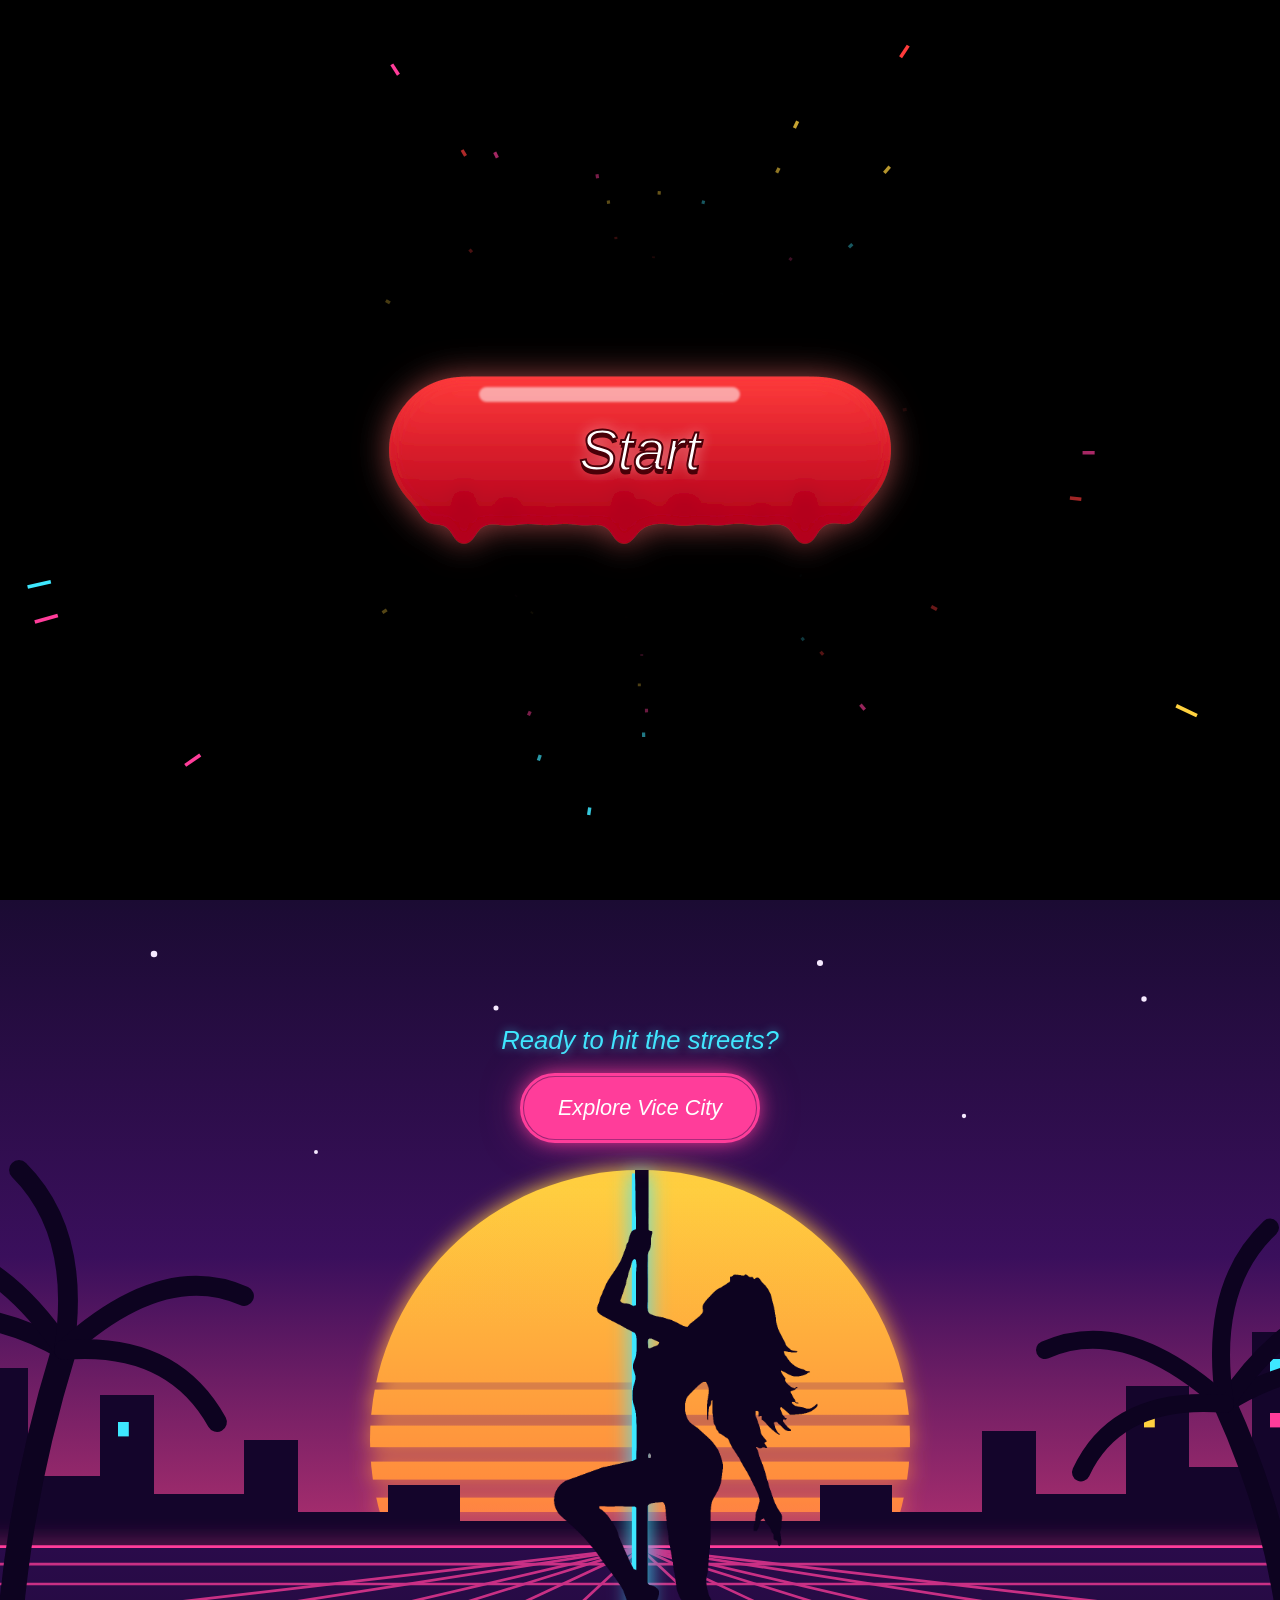
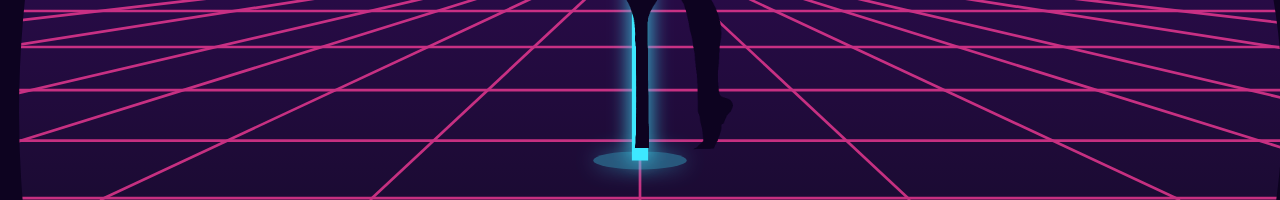
<file: index.html>
<!DOCTYPE html>
<html lang="en">
<head>
  <meta charset="UTF-8">
  <meta name="viewport" content="width=device-width, initial-scale=1">
  <title>GTA 6 – Fan Site</title>
  <meta name="description" content="A GTA 6 fan site about Vice City and Leonida: animals, cars, characters, shops and a map of the whole state.">
  <meta property="og:title" content="GTA 6 – Fan Site">
  <meta property="og:description" content="A GTA 6 fan site about Vice City and Leonida: animals, cars, characters, shops and a map of the whole state.">
  <meta property="og:image" content="https://tir3bz.github.io/vice-city/billeder/vicecity/leonida-kunst.jpg">
  <link rel="stylesheet" href="style.css">
  <link rel="stylesheet" href="effekter.css">
</head>
<body>
  <!-- Intro: sort skærm med en Start-knap. Trykker man, spilles GTA 6-introen (video/intro.mp4),
       og bagefter fader den over til velkomsten. Den vises kun første gang, man åbner siden. -->
  <div id="intro" class="intro">
    <video class="intro-video" src="video/intro.mp4" preload="auto" playsinline></video>
    <!-- Zoom-effekten ude i siderne: lysstreger der suser ud mod kanten -->
    <canvas class="intro-zoom" aria-hidden="true"></canvas>
    <!-- Slim-knappen: den røde klat med dryp. Selve slimet laves med filteret "slim-goo",
         som smelter klat og dråber sammen, så de trækker sig ud som rigtigt slim. -->
    <svg class="slim-filter" width="0" height="0" aria-hidden="true">
      <filter id="slim-goo">
        <feGaussianBlur in="SourceGraphic" stdDeviation="9" result="b"/>
        <feColorMatrix in="b" mode="matrix" values="1 0 0 0 0  0 1 0 0 0  0 0 1 0 0  0 0 0 22 -10"/>
      </filter>
    </svg>
    <button class="intro-start" type="button">
      <span class="slim" aria-hidden="true">
        <span class="slim-krop"></span>
        <!-- Dryp der hænger og bliver længere og kortere -->
        <span class="slim-haeng" style="--x: 18%; --t: 2.6s; --d: 0s"></span>
        <span class="slim-haeng" style="--x: 47%; --t: 3.4s; --d: -1.2s"></span>
        <span class="slim-haeng" style="--x: 80%; --t: 2.2s; --d: -0.6s"></span>
        <!-- Dråber der slipper og falder -->
        <span class="slim-draabe" style="--x: 26%; --t: 2.8s; --d: 0s; --s: 22px"></span>
        <span class="slim-draabe" style="--x: 40%; --t: 3.6s; --d: -1.8s; --s: 16px"></span>
        <span class="slim-draabe" style="--x: 58%; --t: 2.4s; --d: -0.9s; --s: 26px"></span>
        <span class="slim-draabe" style="--x: 72%; --t: 3.1s; --d: -2.3s; --s: 18px"></span>
        <span class="slim-draabe" style="--x: 12%; --t: 4s; --d: -3s; --s: 14px"></span>
        <span class="slim-draabe" style="--x: 88%; --t: 3.8s; --d: -1.4s; --s: 15px"></span>
        <span class="slim-draabe" style="--x: 50%; --t: 2.1s; --d: -0.4s; --s: 20px"></span>
        <span class="slim-draabe" style="--x: 33%; --t: 2.6s; --d: -1.6s; --s: 12px"></span>
        <span class="slim-draabe" style="--x: 64%; --t: 3.3s; --d: -2.7s; --s: 17px"></span>
      </span>
      <span class="slim-glans" aria-hidden="true"></span>
      <span class="slim-tekst">Start</span>
    </button>
    <button class="intro-spring" type="button">Skip &rsaquo;</button>
  </div>
  <script>
    (() => {
      const intro = document.getElementById("intro");
      const video = intro.querySelector("video");
      // Har man set introen i denne fane, går man direkte til velkomsten (fx når man trykker Back).
      if (sessionStorage.getItem("introSet")) { intro.remove(); return; }
      document.documentElement.classList.add("intro-aaben");

      // Introen er slut: fade over til velkomsten og fjern den bagefter.
      function slut() {
        if (intro.classList.contains("faerdig")) return;
        sessionStorage.setItem("introSet", "1");
        intro.classList.add("faerdig");
        document.documentElement.classList.remove("intro-aaben");
        setTimeout(() => { video.pause(); intro.remove(); }, 1600);
      }

      // ---------- Zoom-effekten: neonstreger der flyver ud fra midten ----------
      const lr = intro.querySelector(".intro-zoom");
      const ctx = lr.getContext("2d");
      const farver = ["#ff3b3b", "#3ee8ff", "#ff3d9a", "#ffd23f"];
      let B = 0, H = 0;
      function tilpas() {
        B = lr.width = innerWidth;
        H = lr.height = innerHeight;
      }
      tilpas();
      addEventListener("resize", tilpas);

      // Hver streg har en retning og en afstand fra midten (z: 1 = langt væk, 0 = helt tæt på).
      const nyStreg = (s = {}) => {
        s.v = Math.random() * Math.PI * 2;
        s.z = 0.6 + Math.random() * 0.4;
        s.farve = farver[Math.floor(Math.random() * farver.length)];
        return s;
      };
      const streger = Array.from({ length: 160 }, () => { const s = nyStreg(); s.z = Math.random(); return s; });

      function tegn() {
        if (!intro.isConnected || intro.classList.contains("spiller")) return; // stop når videoen starter
        requestAnimationFrame(tegn);
        ctx.fillStyle = "rgba(0, 0, 0, 0.25)"; // lidt efterglød
        ctx.fillRect(0, 0, B, H);
        const mx = B / 2, my = H / 2, stor = Math.max(B, H);
        for (const s of streger) {
          const foer = 0.06 / s.z;
          s.z -= 0.0045 * (1.2 - s.z);
          if (s.z <= 0.03) { nyStreg(s); continue; }
          const nu = 0.06 / s.z;
          const cx = Math.cos(s.v), cy = Math.sin(s.v);
          ctx.strokeStyle = s.farve;
          ctx.globalAlpha = Math.min(1, (1 - s.z) * 1.6);
          ctx.lineWidth = 1 + (1 - s.z) * 3;
          ctx.beginPath();
          ctx.moveTo(mx + cx * foer * stor, my + cy * foer * stor);
          ctx.lineTo(mx + cx * nu * stor, my + cy * nu * stor);
          ctx.stroke();
        }
        ctx.globalAlpha = 1;
      }
      requestAnimationFrame(tegn);

      intro.querySelector(".intro-start").onclick = () => {
        intro.classList.add("spiller");
        video.play().catch(slut); // virker videoen ikke, går vi bare videre
      };
      intro.querySelector(".intro-spring").onclick = slut;
      video.onended = slut;
      video.onerror = () => { if (intro.classList.contains("spiller")) slut(); };
    })();
  </script>

  <!-- Det første man ser: velkomsten øverst og det store Leonida-billede ud over hele skærmen -->
  <header class="velkomst">
    <p class="velkomst-lille">Welcome to</p>
    <h1>Vice City</h1>
    <p class="velkomst-tekst">Explore everything about the city here: the wild animals, the fast cars, the people and the shops.</p>
    <p class="velkomst-af">A GTA 6 fan site made by Elias from Nymarkskolen</p>

    <a class="scroll-pil" href="#start" aria-label="Scroll down">
      <span>Scroll down</span>
      <svg viewBox="0 0 24 24" aria-hidden="true"><path d="M5 9l7 7 7-7" fill="none" stroke="currentColor" stroke-width="3" stroke-linecap="round" stroke-linejoin="round"/></svg>
    </a>
  </header>

  <!-- Når man scroller ned, kommer knappen, der fader over til alle sektionerne (udforsk.html) -->
  <section id="start" class="start">
    <!-- Neon-scenen bag knappen: himmel, stjerner, sol, skyline, palmer og gitter.
         Vil du ændre farverne, så ret dem i <defs> herunder. -->
    <svg class="start-scene" viewBox="0 0 1200 500" preserveAspectRatio="xMidYMax slice" aria-hidden="true">
      <defs>
        <linearGradient id="himmel" x1="0" y1="0" x2="0" y2="1">
          <stop offset="0" stop-color="#1b0b33"/>
          <stop offset="0.55" stop-color="#3a0f5c"/>
          <stop offset="1" stop-color="#b0306f"/>
        </linearGradient>
        <linearGradient id="sol-farve" x1="0" y1="0" x2="0" y2="1">
          <stop offset="0" stop-color="#ffd23f"/>
          <stop offset="0.6" stop-color="#ff8a3d"/>
          <stop offset="1" stop-color="#ff3d9a"/>
        </linearGradient>
        <linearGradient id="jord" x1="0" y1="0" x2="0" y2="1">
          <stop offset="0" stop-color="#2a0b4a"/>
          <stop offset="1" stop-color="#1b0b33"/>
        </linearGradient>
        <!-- Striberne i solen -->
        <mask id="sol-striber">
          <rect x="0" y="0" width="1200" height="500" fill="#fff"/>
          <rect x="0" y="268" width="1200" height="4" fill="#000"/>
          <rect x="0" y="286" width="1200" height="6" fill="#000"/>
          <rect x="0" y="304" width="1200" height="8" fill="#000"/>
          <rect x="0" y="322" width="1200" height="10" fill="#000"/>
          <rect x="0" y="340" width="1200" height="12" fill="#000"/>
          <rect x="0" y="360" width="1200" height="140" fill="#000"/>
        </mask>
        <filter id="gloed" filterUnits="userSpaceOnUse" x="0" y="0" width="1200" height="500">
          <feGaussianBlur stdDeviation="6" result="b"/>
          <feMerge><feMergeNode in="b"/><feMergeNode in="SourceGraphic"/></feMerge>
        </filter>
      </defs>

      <!-- Himmel -->
      <rect width="1200" height="360" fill="url(#himmel)"/>

      <!-- Stjerner -->
      <g class="stjerner" fill="#f6e9ff">
        <circle cx="90" cy="40" r="1.6"/><circle cx="210" cy="95" r="1.2"/><circle cx="330" cy="30" r="1.8"/>
        <circle cx="420" cy="140" r="1.1"/><circle cx="520" cy="60" r="1.4"/><circle cx="700" cy="35" r="1.7"/>
        <circle cx="780" cy="120" r="1.2"/><circle cx="880" cy="55" r="1.5"/><circle cx="990" cy="100" r="1.1"/>
        <circle cx="1100" cy="30" r="1.8"/><circle cx="1160" cy="150" r="1.2"/><circle cx="40" cy="170" r="1.3"/>
        <circle cx="160" cy="210" r="1"/><circle cx="1040" cy="200" r="1"/><circle cx="600" cy="110" r="1.2"/>
      </g>

      <!-- Solen -->
      <g filter="url(#gloed)">
        <circle class="sol-cirkel" cx="600" cy="300" r="150" fill="url(#sol-farve)" mask="url(#sol-striber)"/>
      </g>

      <!-- Byens skyline -->
      <path fill="#14052b" d="M0 360 V285 H30 V250 H55 V230 H70 V250 H95 V290 H120 V215 H160 V205 H175 V215 H190 V300 H225 V260 H260 V320 H300 V275 H330 V330 H380 V300 H410 V340 H460 V325 H500 V345 H700 V325 H740 V340 H790 V295 H820 V330 H870 V270 H905 V315 H940 V240 H965 V185 H975 V160 H985 V185 H1010 V240 H1040 V290 H1075 V225 H1110 V265 H1140 V245 H1170 V295 H1200 V360 Z"/>
      <!-- Lys i vinduerne -->
      <g class="vinduer">
        <rect x="130" y="230" width="6" height="8" fill="#3ee8ff"/><rect x="145" y="250" width="6" height="8" fill="#ff3d9a"/>
        <rect x="130" y="270" width="6" height="8" fill="#ffd23f"/><rect x="40" y="265" width="6" height="8" fill="#3ee8ff"/>
        <rect x="235" y="280" width="6" height="8" fill="#ff3d9a"/><rect x="310" y="290" width="6" height="8" fill="#3ee8ff"/>
        <rect x="880" y="285" width="6" height="8" fill="#ffd23f"/><rect x="950" y="255" width="6" height="8" fill="#3ee8ff"/>
        <rect x="990" y="250" width="6" height="8" fill="#ff3d9a"/><rect x="950" y="285" width="6" height="8" fill="#ff3d9a"/>
        <rect x="1085" y="240" width="6" height="8" fill="#3ee8ff"/><rect x="1150" y="265" width="6" height="8" fill="#ffd23f"/>
      </g>
      <!-- Neon-kant langs horisonten -->
      <line x1="0" y1="360" x2="1200" y2="360" stroke="#ff3d9a" stroke-width="3" filter="url(#gloed)"/>

      <!-- Gulvet med neon-gitter -->
      <rect y="360" width="1200" height="140" fill="url(#jord)"/>
      <g stroke="#ff3d9a" stroke-width="1.5" opacity="0.75">
        <line x1="0" y1="369" x2="1200" y2="369"/><line x1="0" y1="380" x2="1200" y2="380"/>
        <line x1="0" y1="395" x2="1200" y2="395"/><line x1="0" y1="415" x2="1200" y2="415"/>
        <line x1="0" y1="439" x2="1200" y2="439"/><line x1="0" y1="467" x2="1200" y2="467"/>
        <line x1="0" y1="499" x2="1200" y2="499"/>
        <line x1="600" y1="360" x2="-600" y2="500"/><line x1="600" y1="360" x2="-300" y2="500"/>
        <line x1="600" y1="360" x2="0" y2="500"/><line x1="600" y1="360" x2="150" y2="500"/>
        <line x1="600" y1="360" x2="300" y2="500"/><line x1="600" y1="360" x2="450" y2="500"/>
        <line x1="600" y1="360" x2="600" y2="500"/><line x1="600" y1="360" x2="750" y2="500"/>
        <line x1="600" y1="360" x2="900" y2="500"/><line x1="600" y1="360" x2="1050" y2="500"/>
        <line x1="600" y1="360" x2="1200" y2="500"/><line x1="600" y1="360" x2="1500" y2="500"/>
        <line x1="600" y1="360" x2="1800" y2="500"/>
      </g>

      <!-- Palmer -->
      <g fill="none" stroke="#0d0320" stroke-linecap="round">
        <path d="M250 500 Q240 380 280 250" stroke-width="14"/>
        <path d="M280 250 Q220 215 160 245" stroke-width="11"/>
        <path d="M280 250 Q240 190 185 190" stroke-width="11"/>
        <path d="M280 250 Q290 185 255 150" stroke-width="11"/>
        <path d="M280 250 Q335 200 380 220" stroke-width="11"/>
        <path d="M280 250 Q340 245 365 290" stroke-width="11"/>

        <path d="M960 500 Q975 390 925 280" stroke-width="13"/>
        <path d="M925 280 Q980 245 1040 270" stroke-width="10"/>
        <path d="M925 280 Q965 220 1020 220" stroke-width="10"/>
        <path d="M925 280 Q915 215 950 182" stroke-width="10"/>
        <path d="M925 280 Q870 230 825 250" stroke-width="10"/>
        <path d="M925 280 Q865 275 845 318" stroke-width="10"/>
      </g>

      <!-- Danseren på neon-stangen midt foran solen (billedet ligger i billeder/forside/danser.png).
           Den turkise glød bag stangen får det til at se ud, som om stangen lyser. -->
      <g class="danser">
        <ellipse cx="600" cy="478" rx="26" ry="5" fill="#3ee8ff" opacity="0.35" filter="url(#gloed)"/>
        <line x1="600" y1="152" x2="600" y2="478" stroke="#3ee8ff" stroke-width="9" filter="url(#gloed)"/>
        <image href="billeder/forside/danser.png" x="552" y="150" width="147" height="330"/>
      </g>
    </svg>    <div class="start-indhold">
      <p class="start-tekst">Ready to hit the streets?</p>
      <a class="udforsk-knap" href="udforsk.html">Explore Vice City</a>
    </div>
  </section>

  <script src="effekter.js"></script>
  <script src="overgang.js"></script>
</body>
</html>
</file>
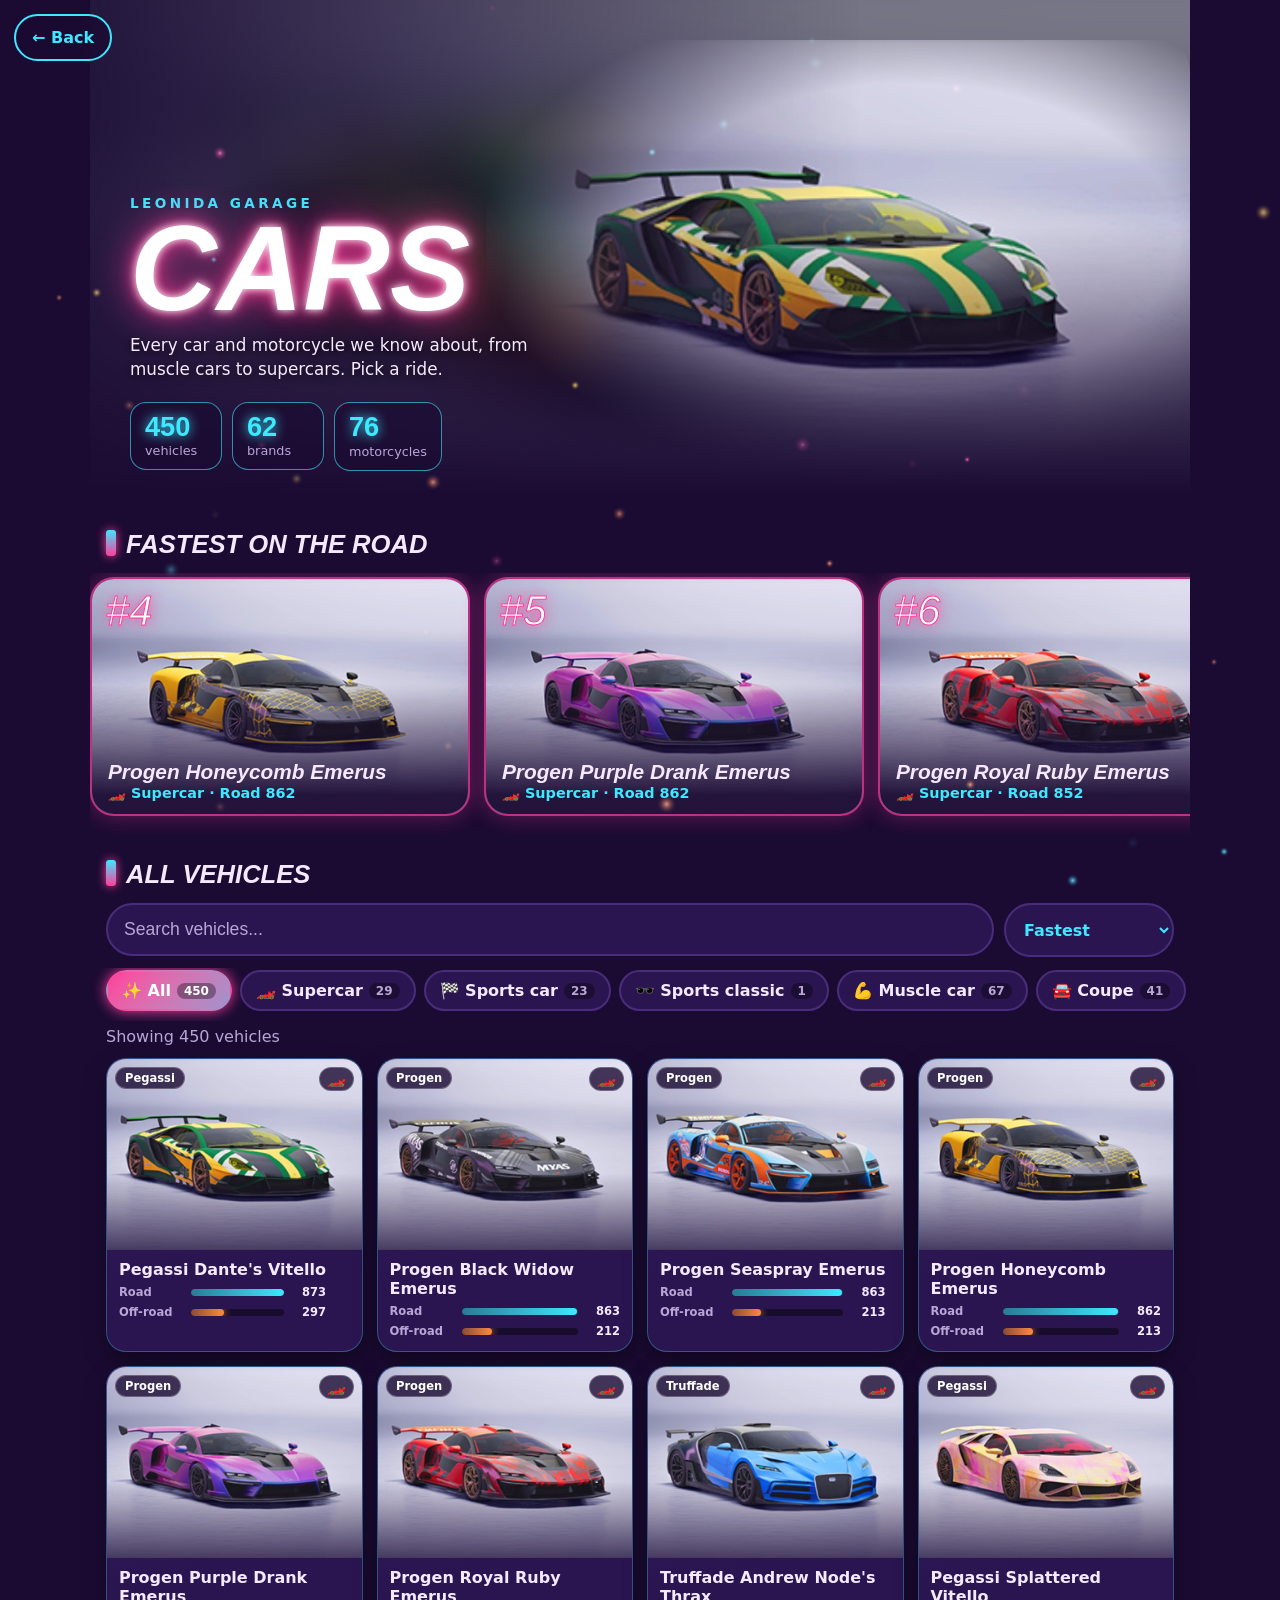
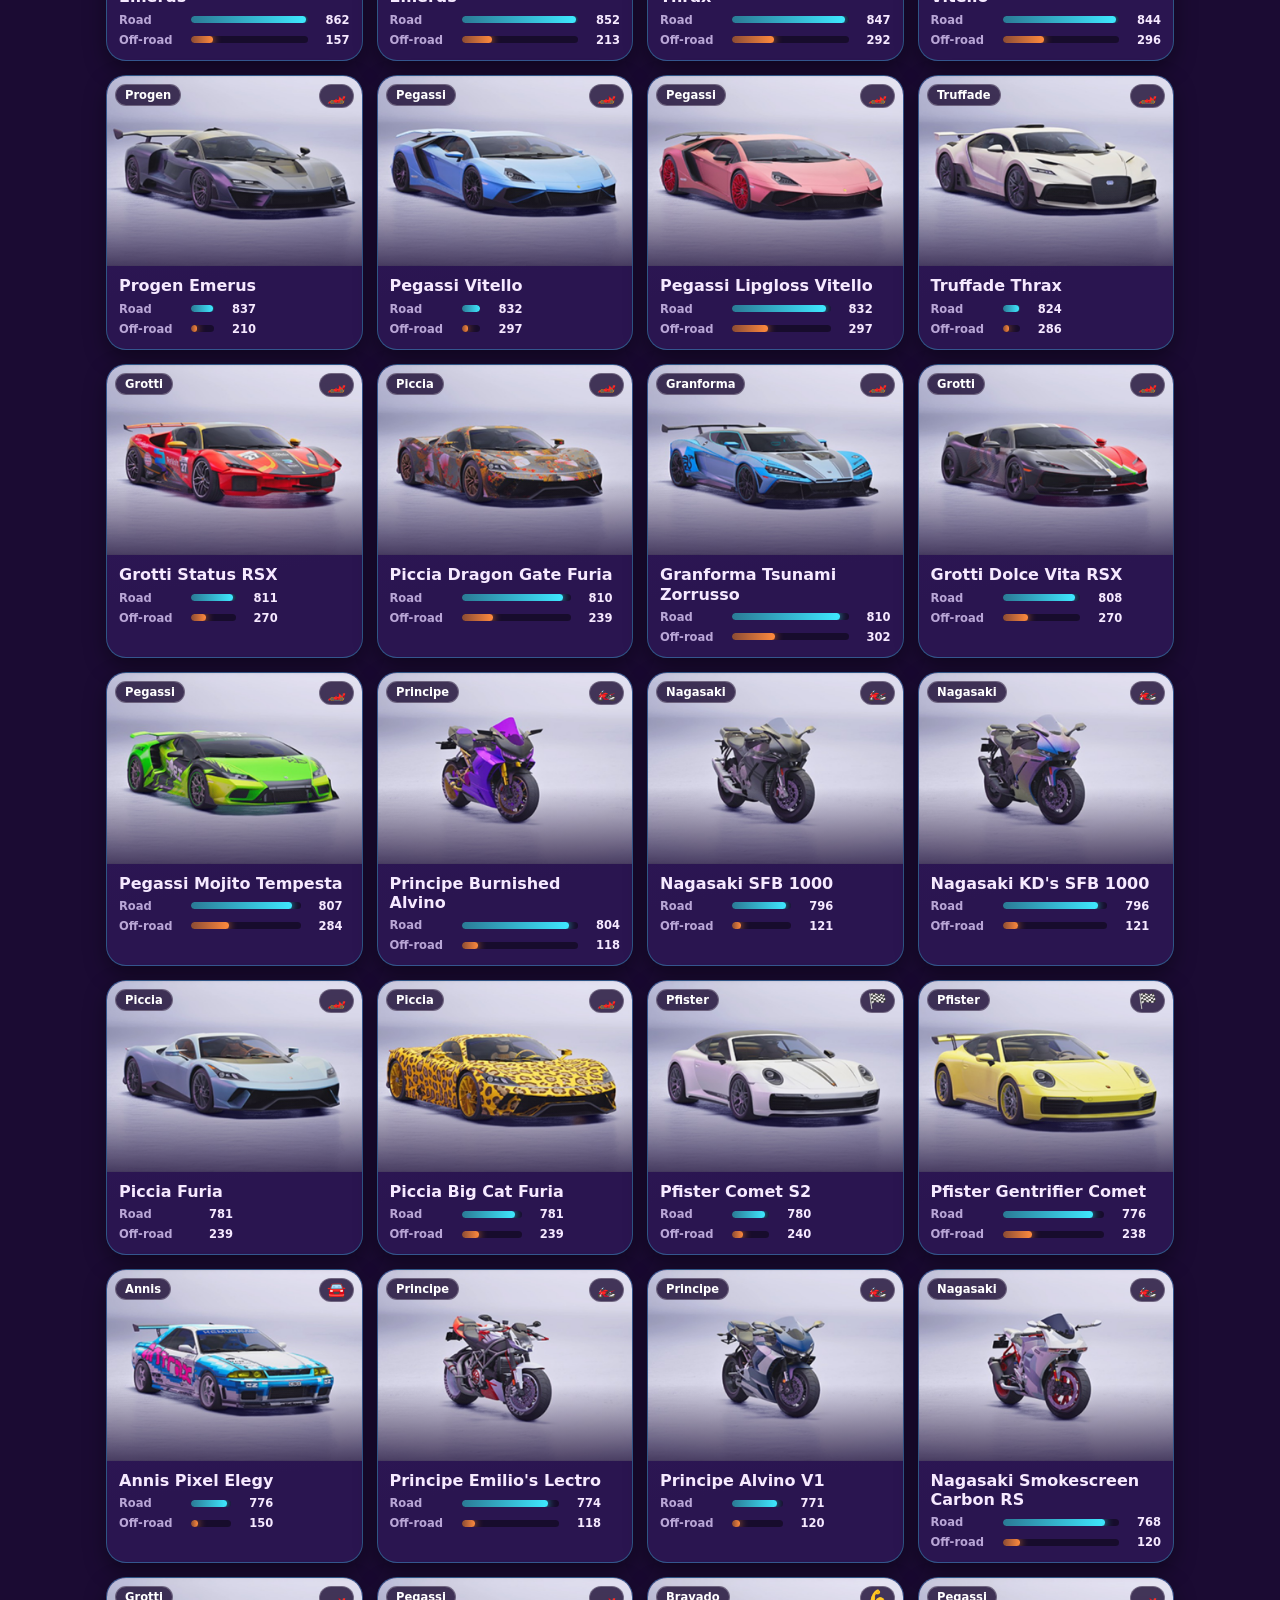
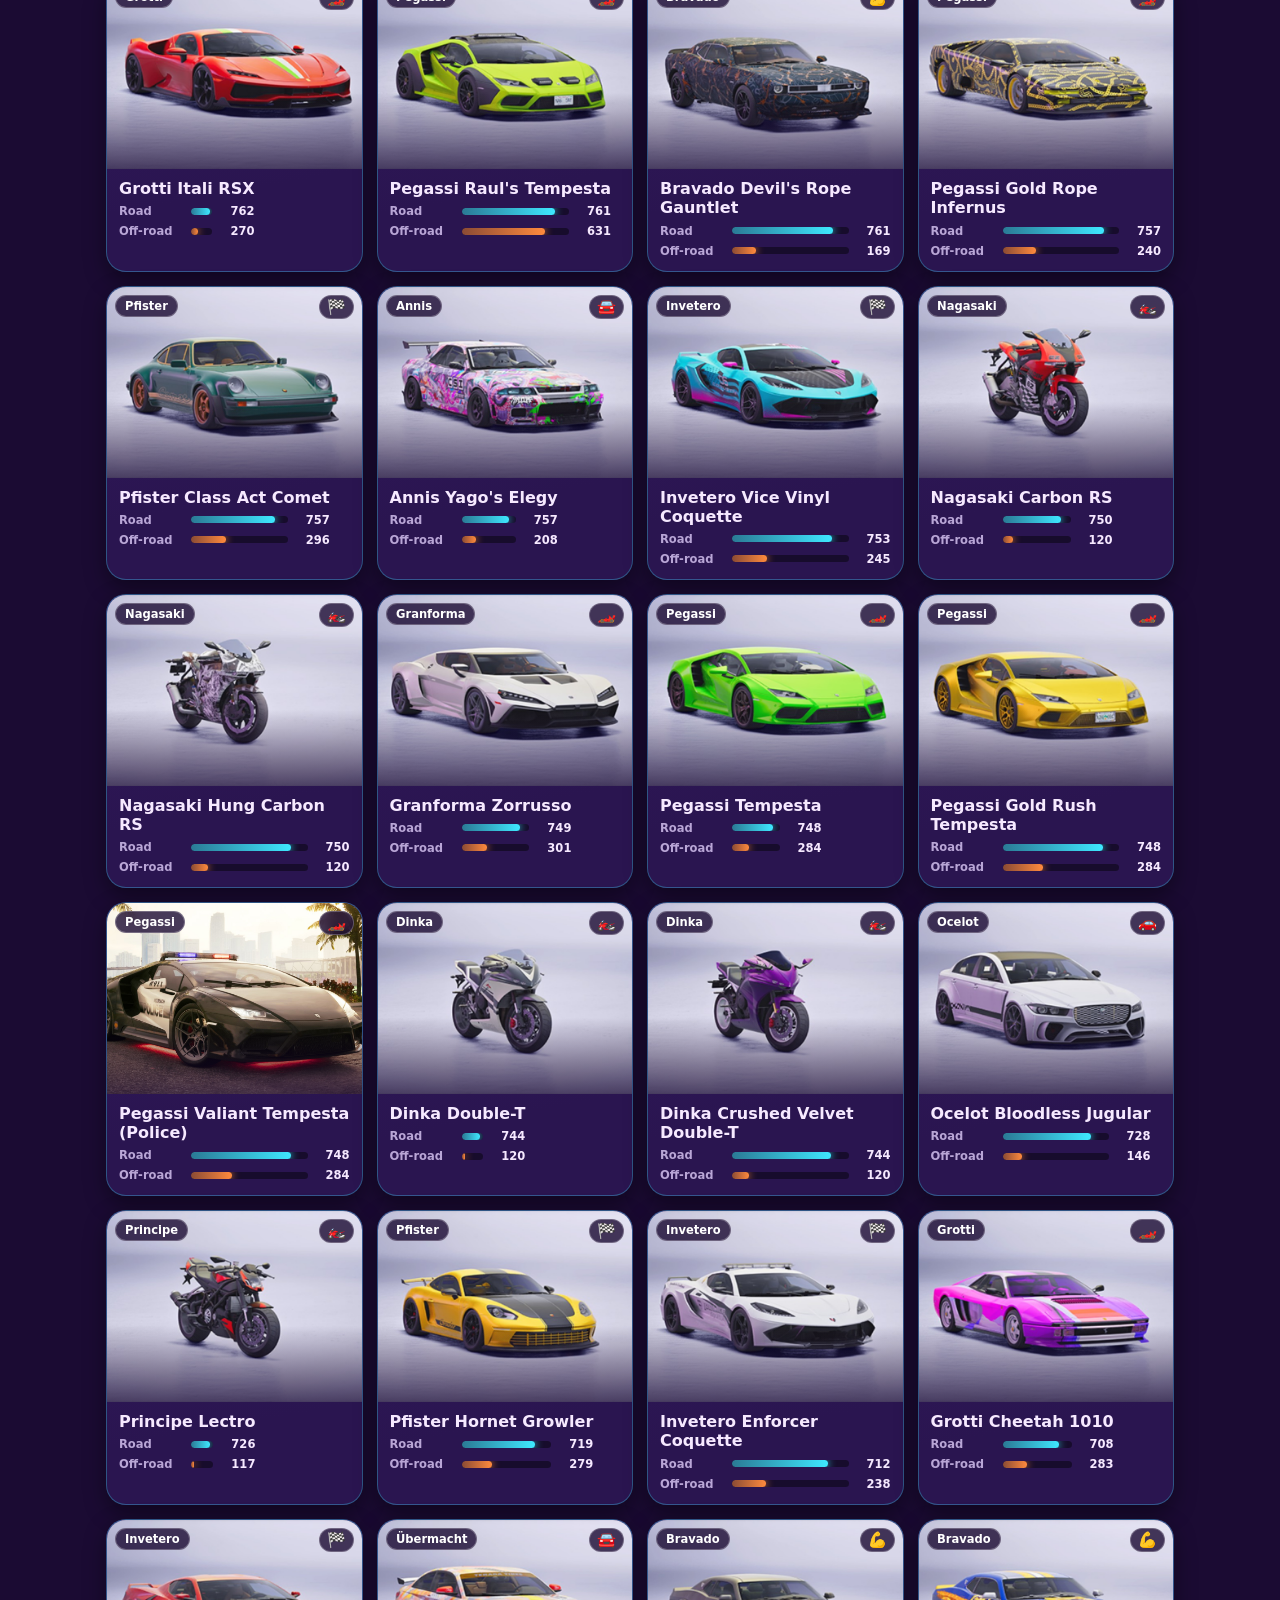
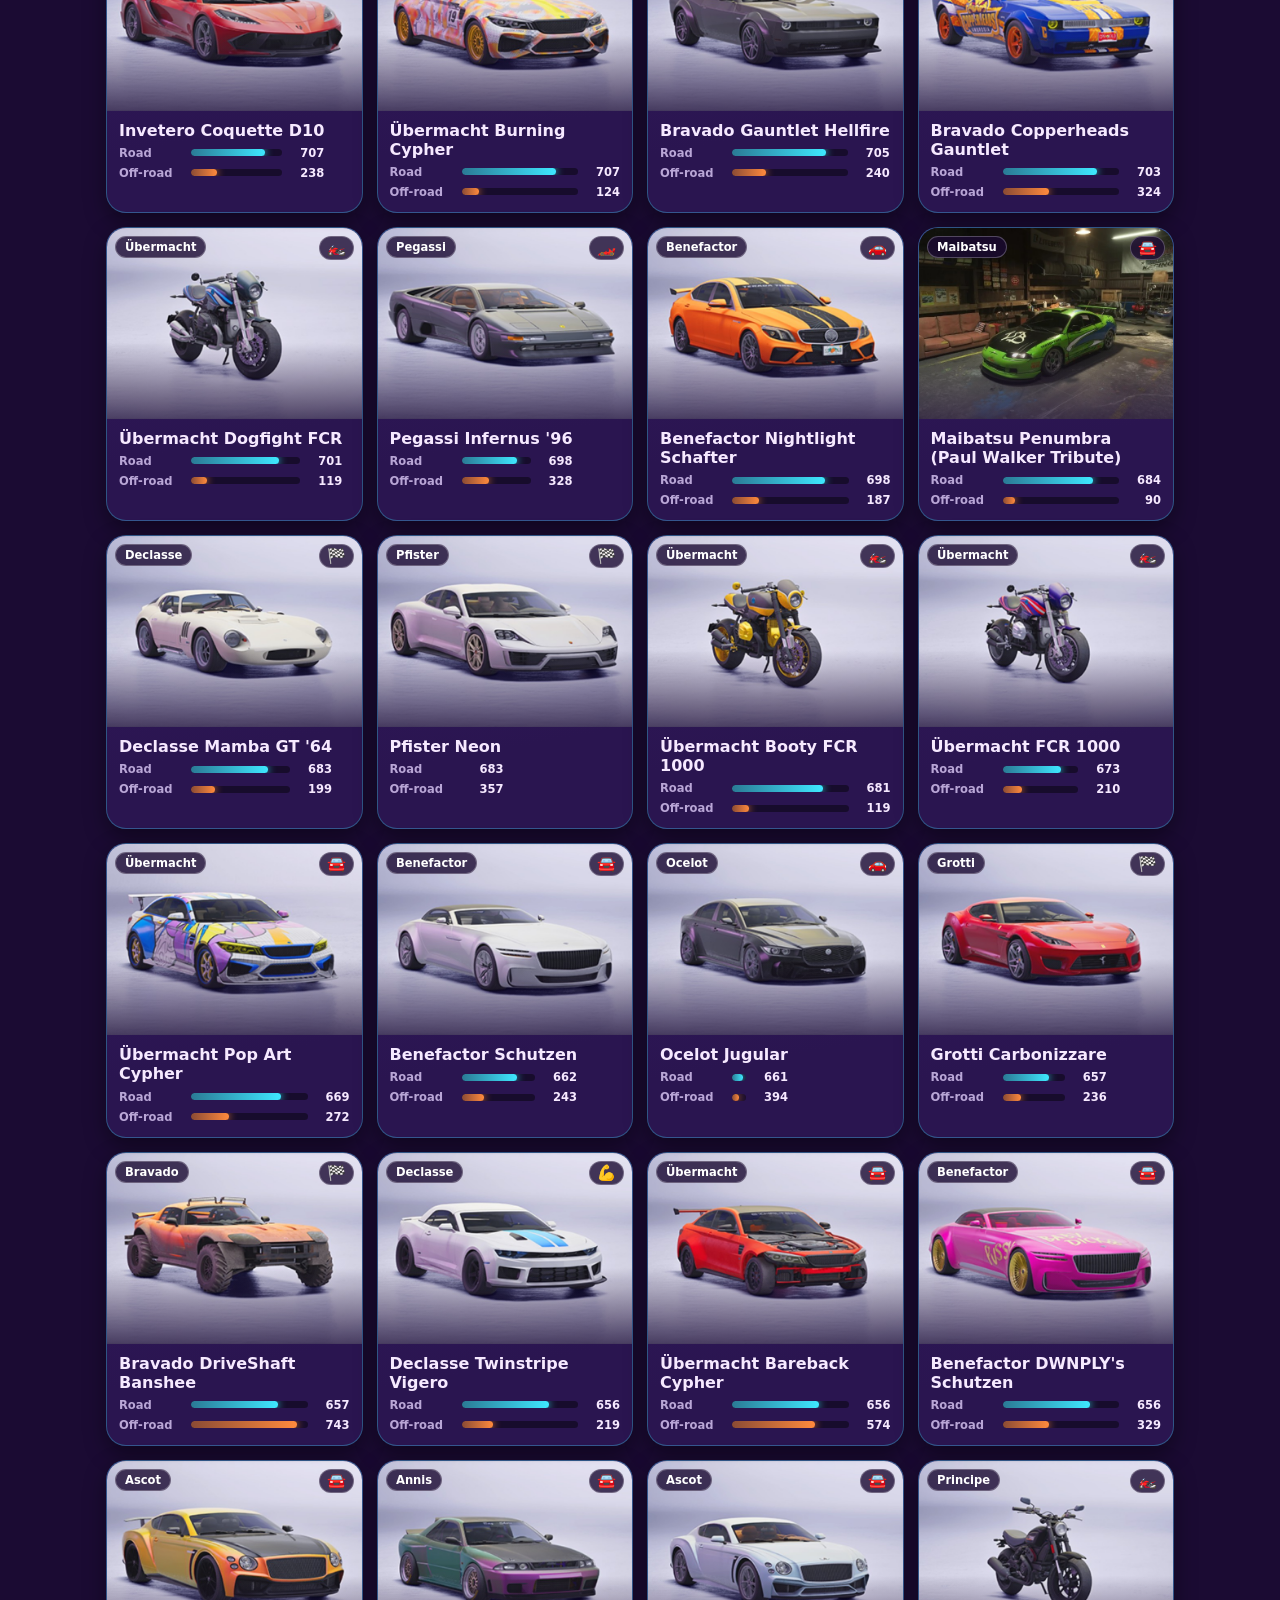
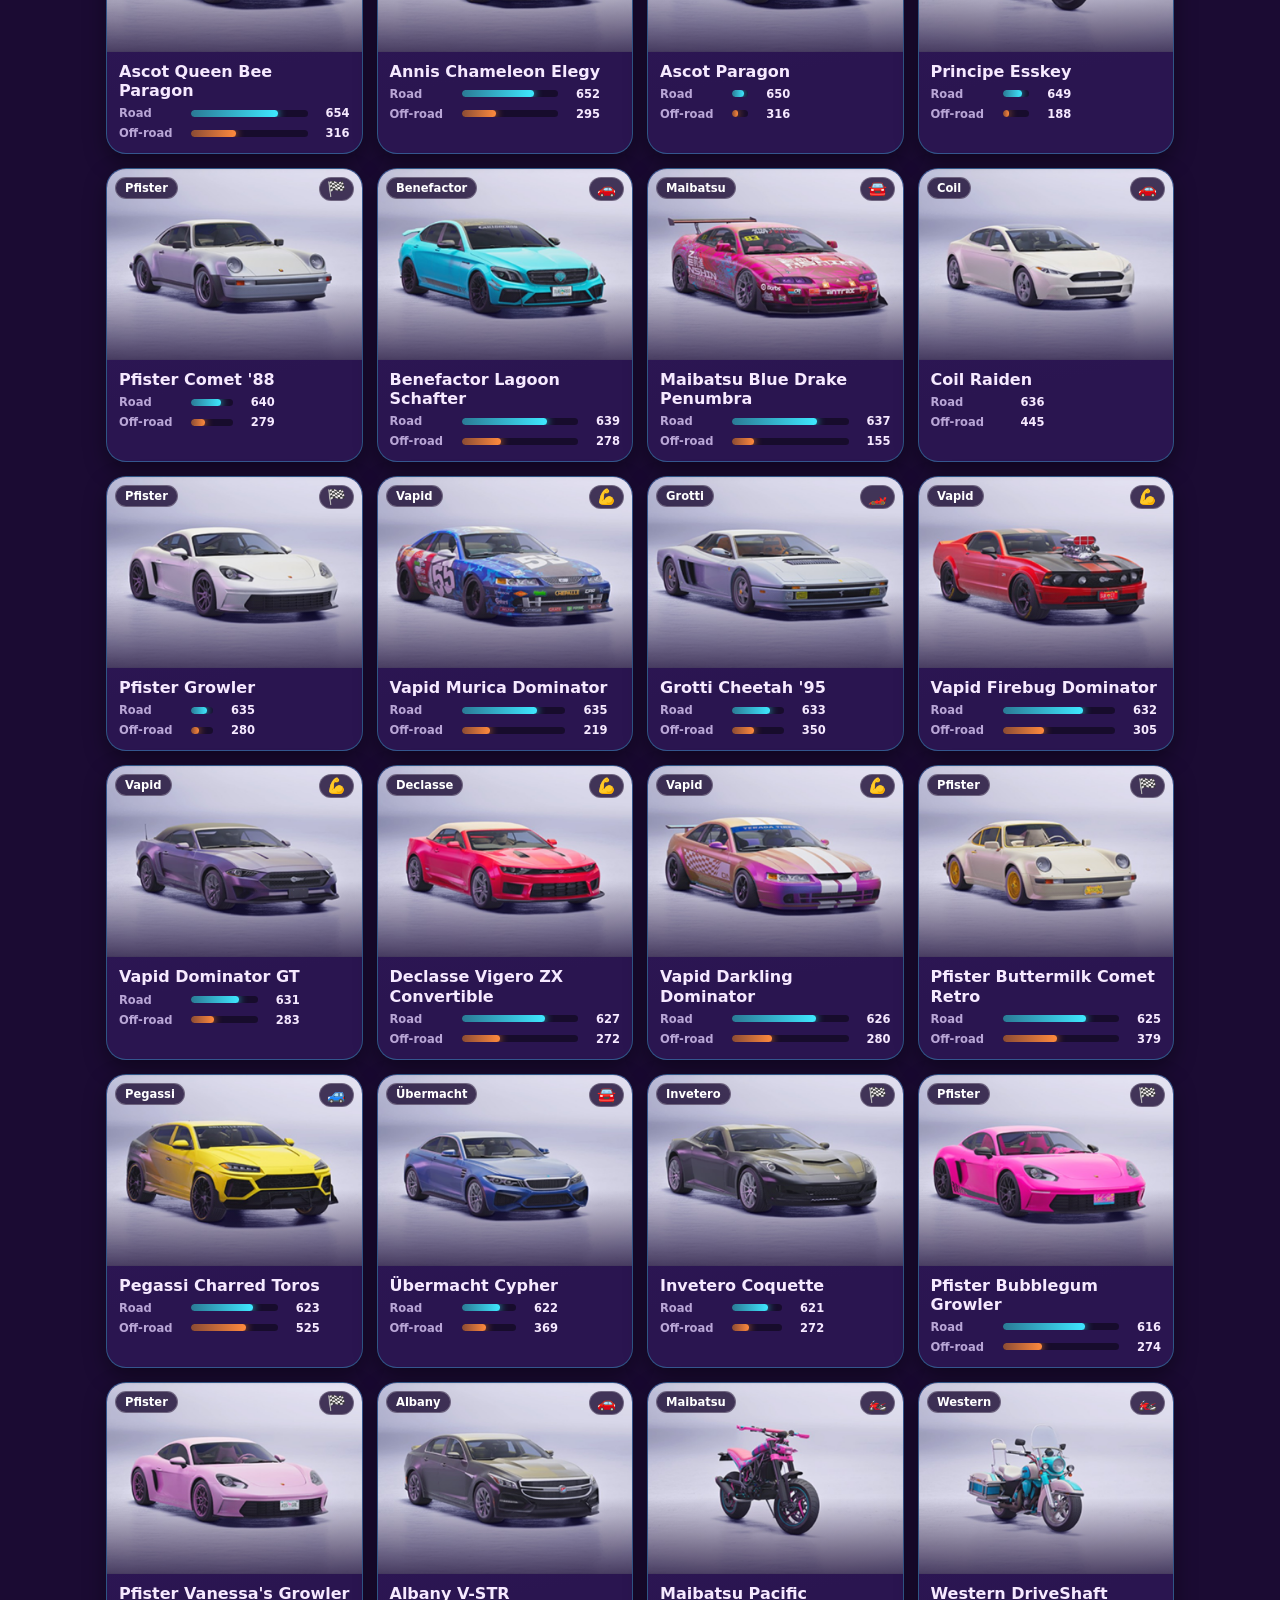
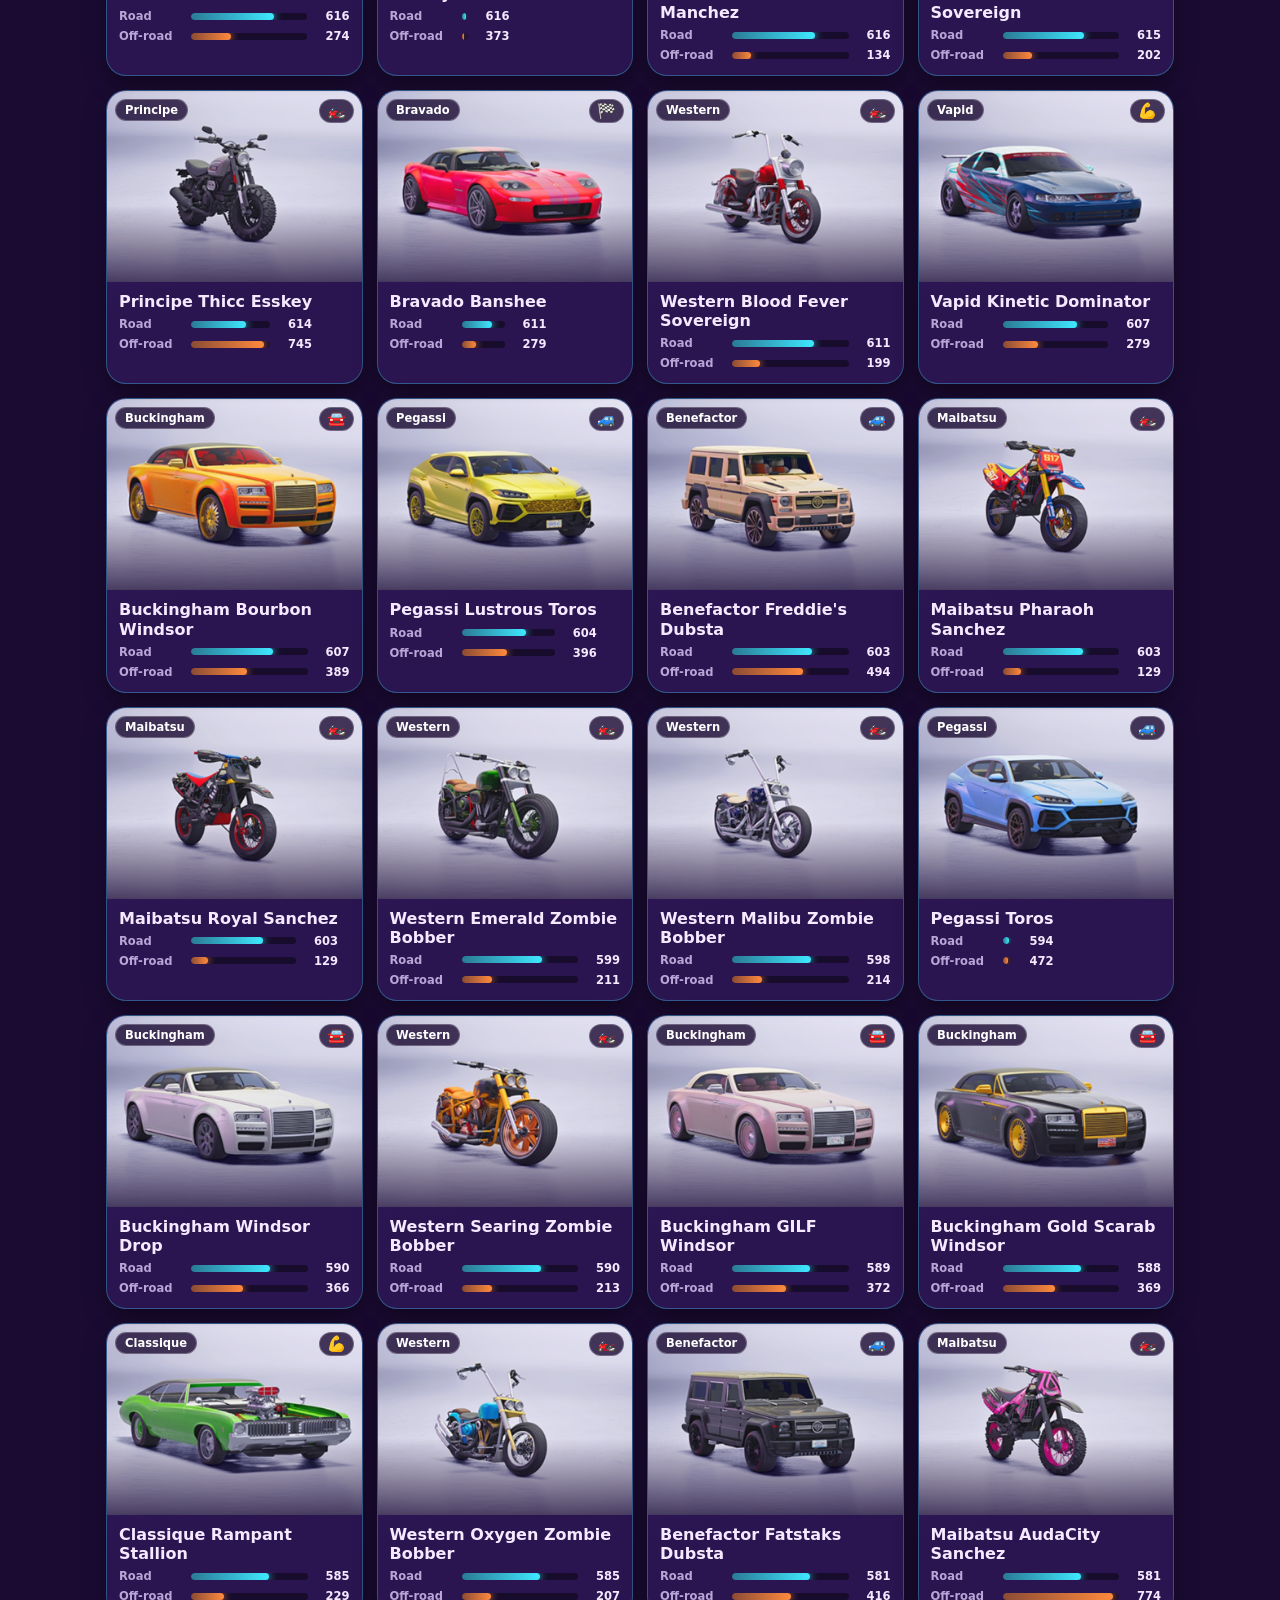
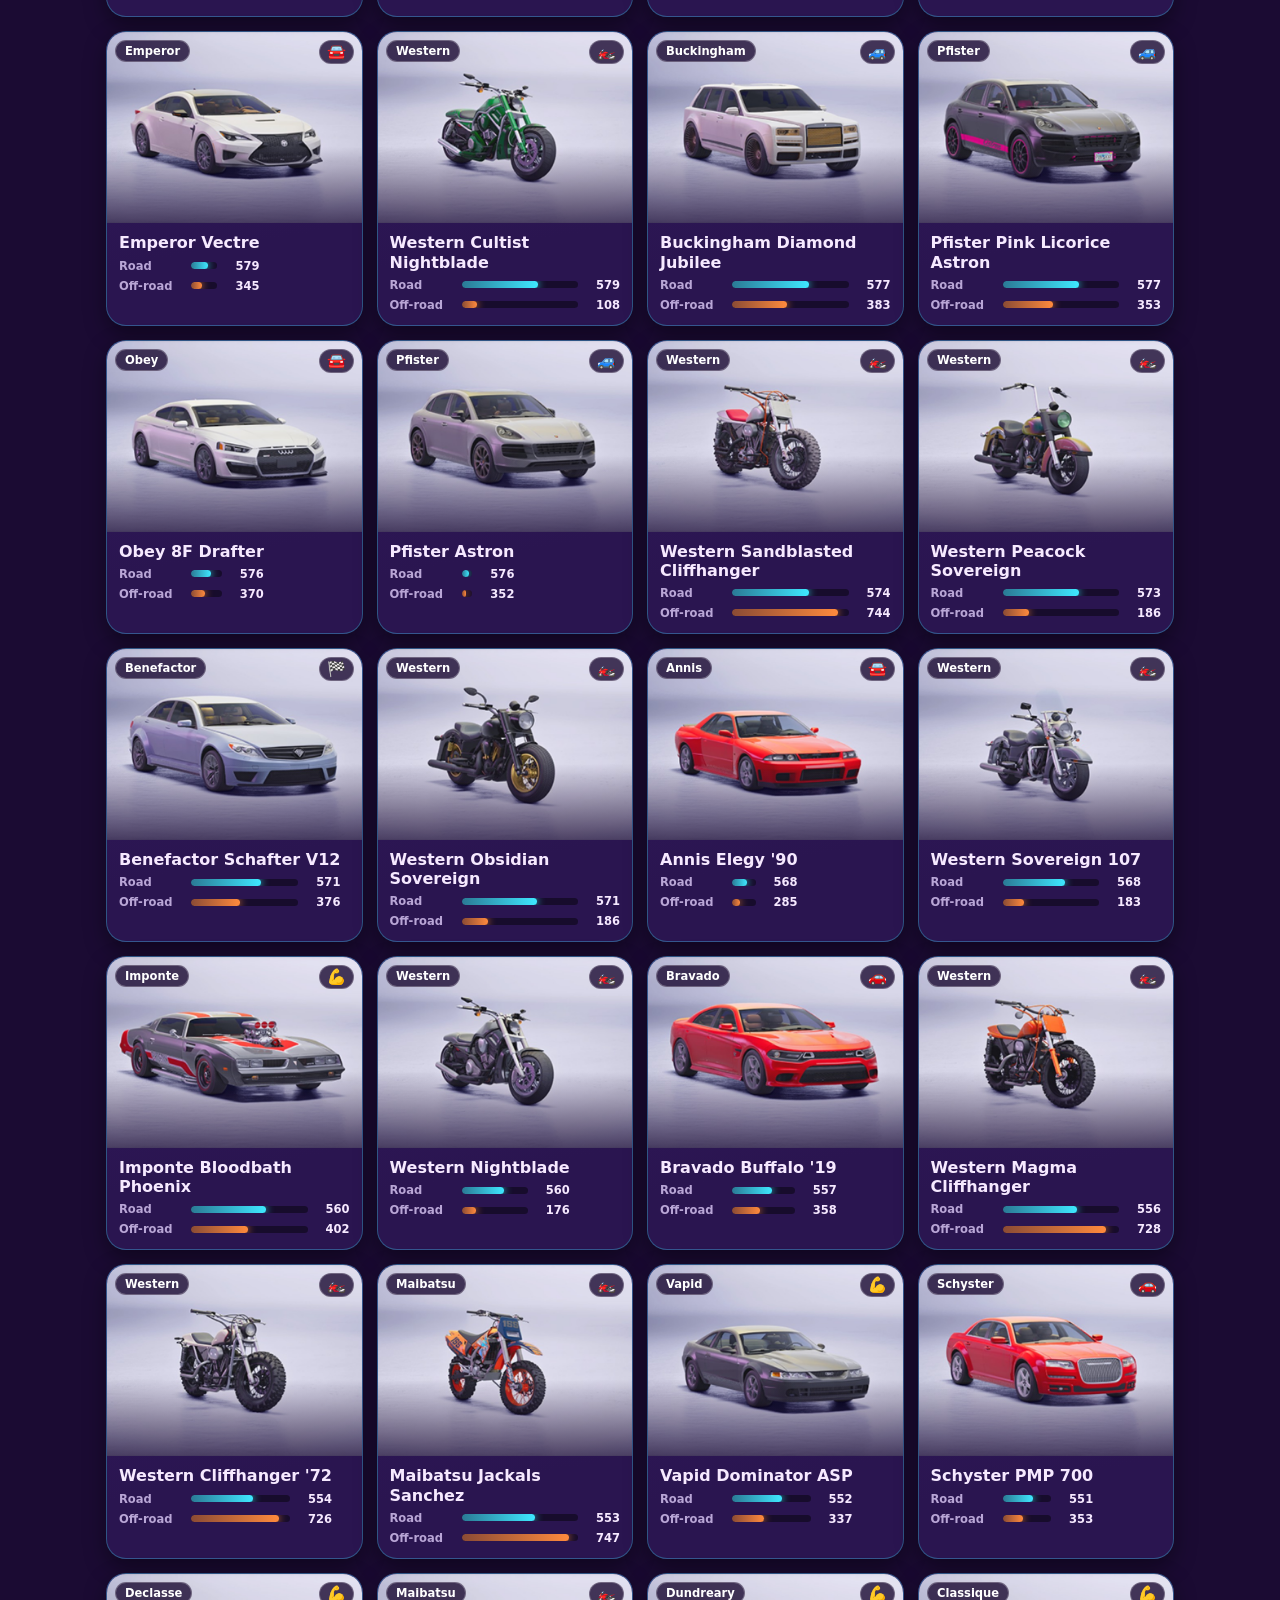
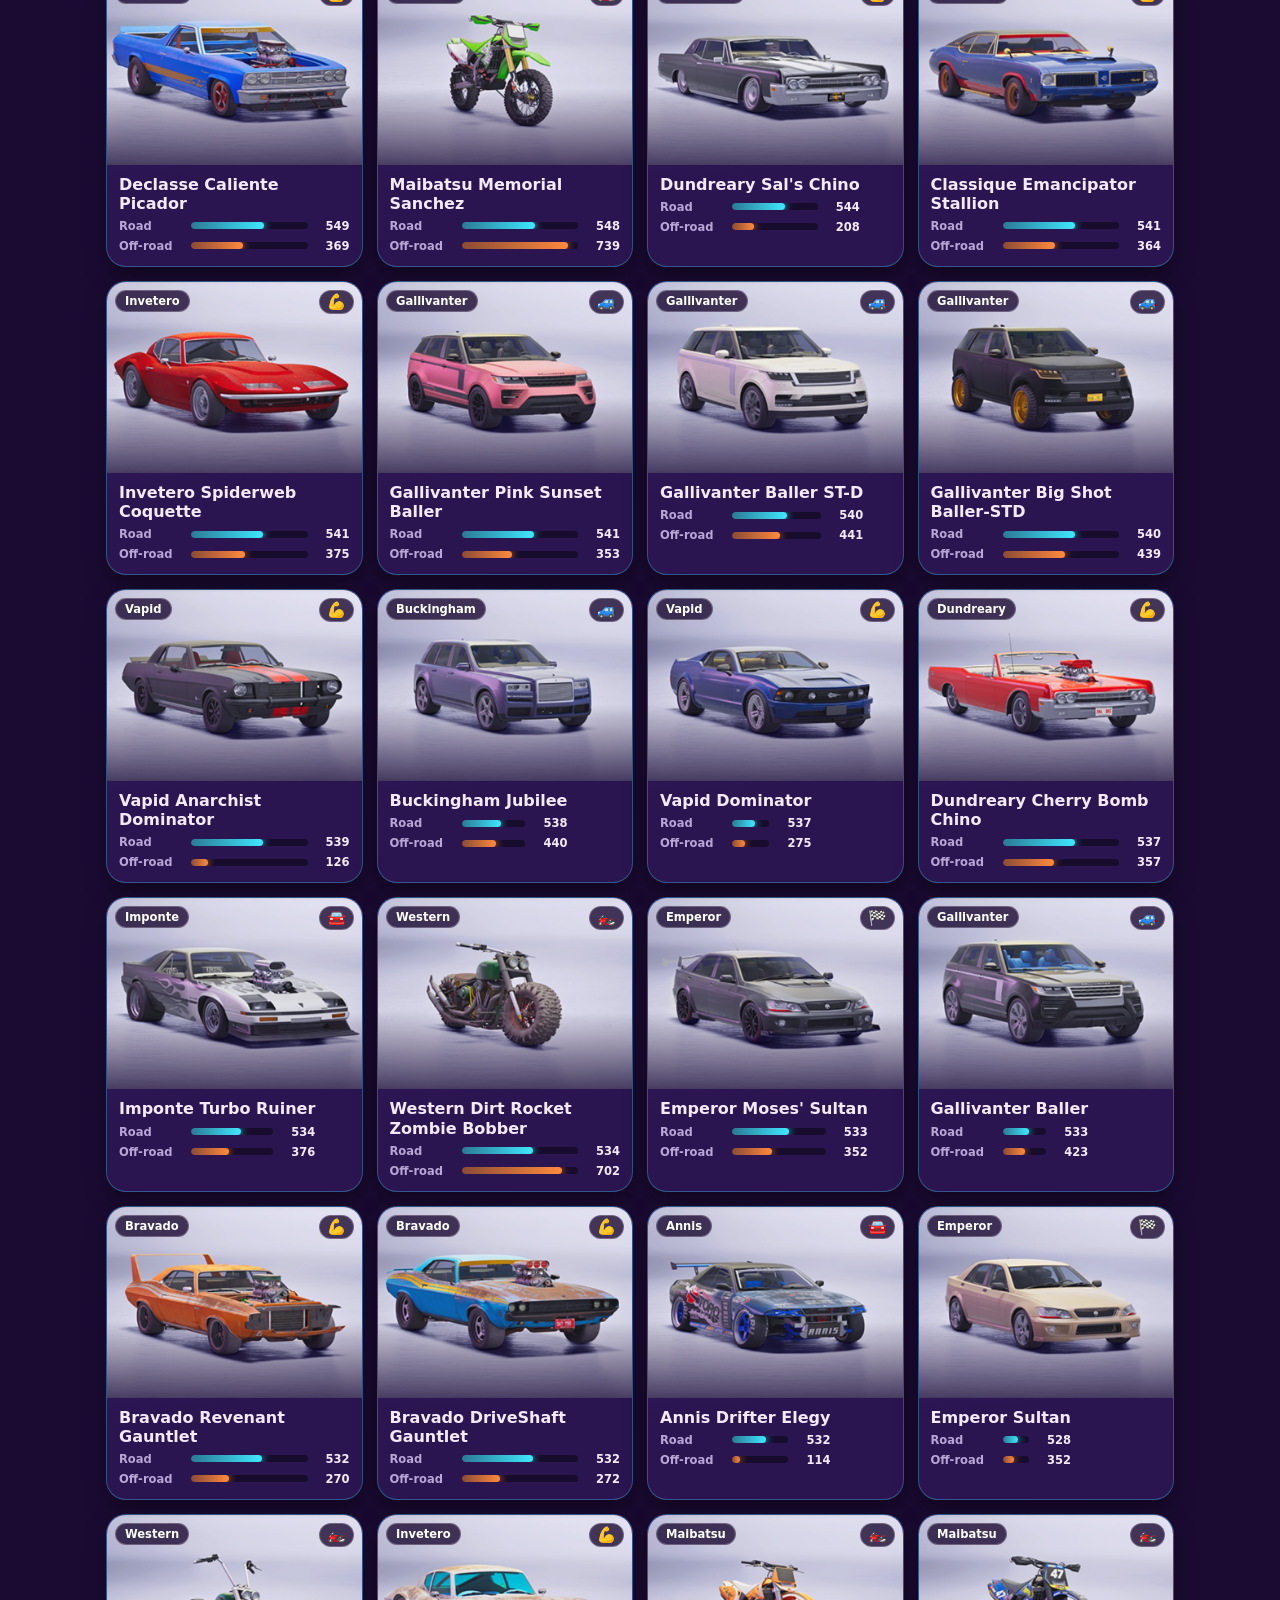
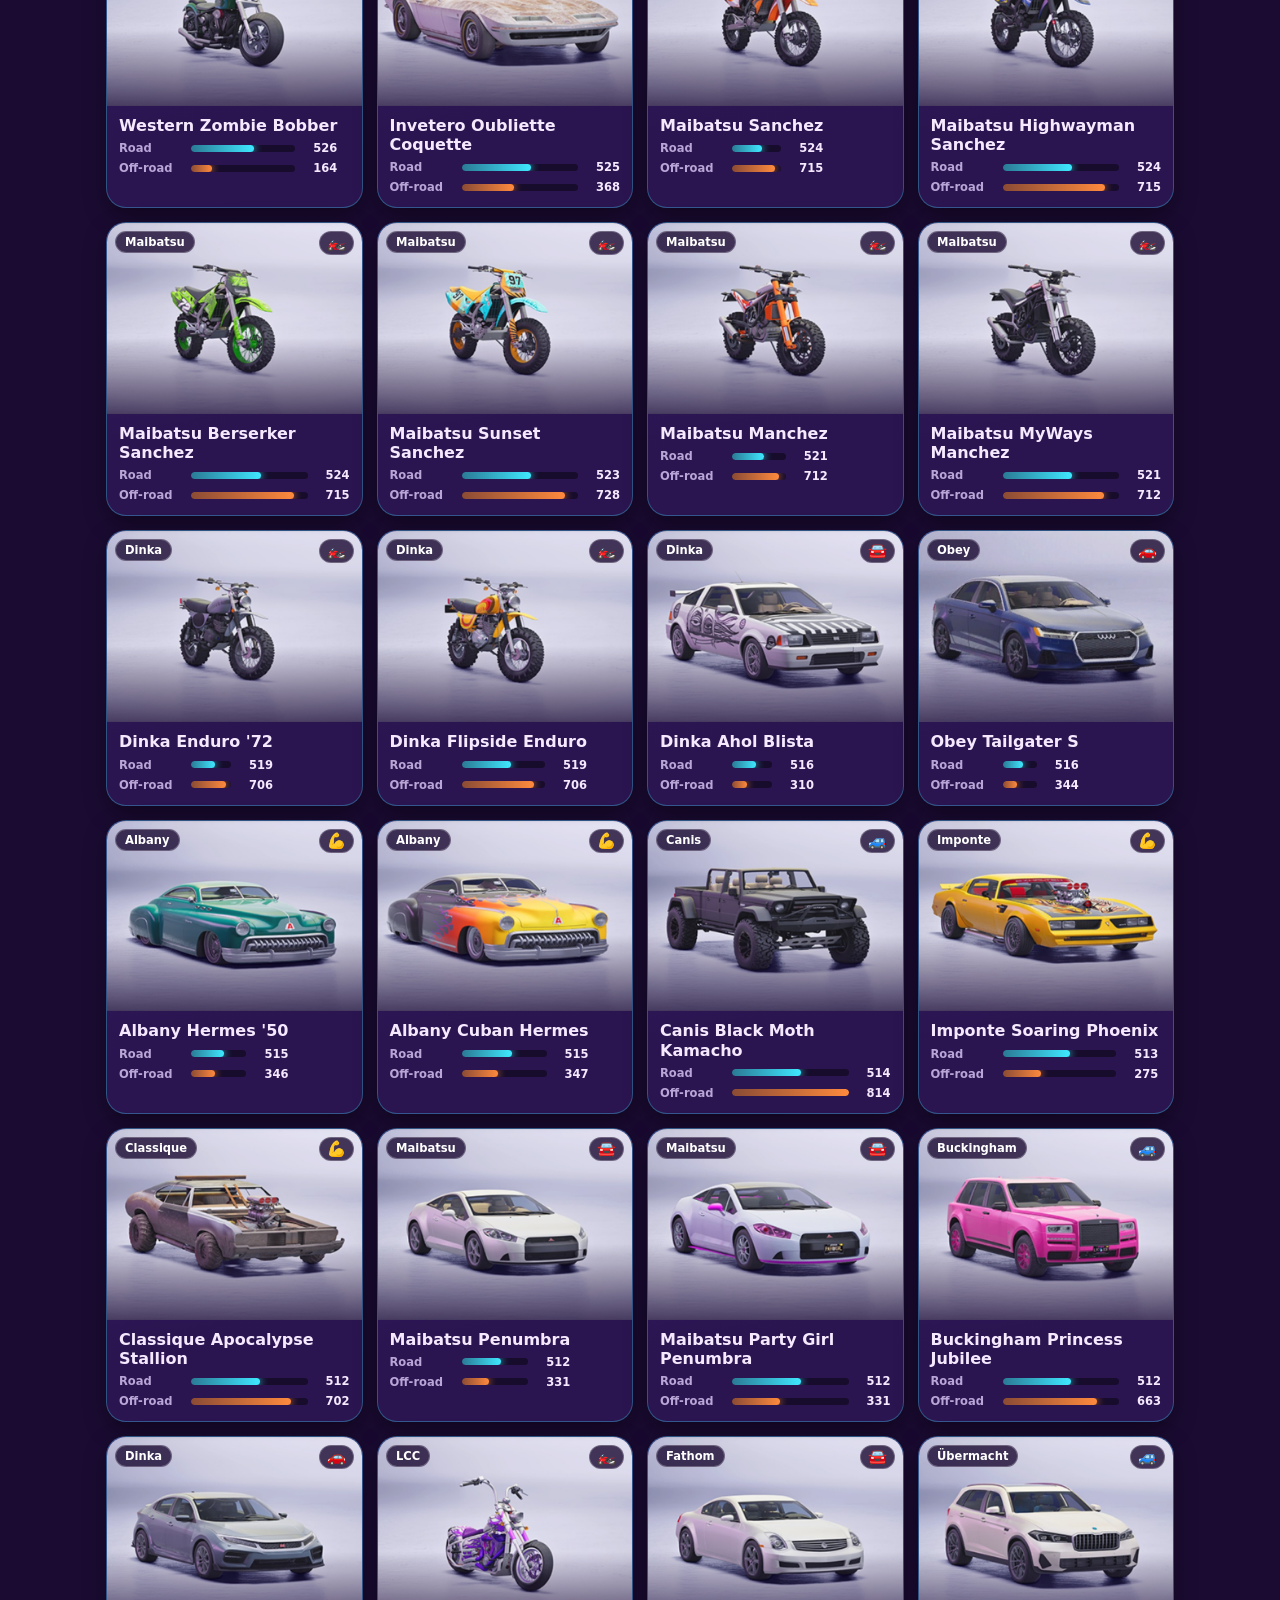
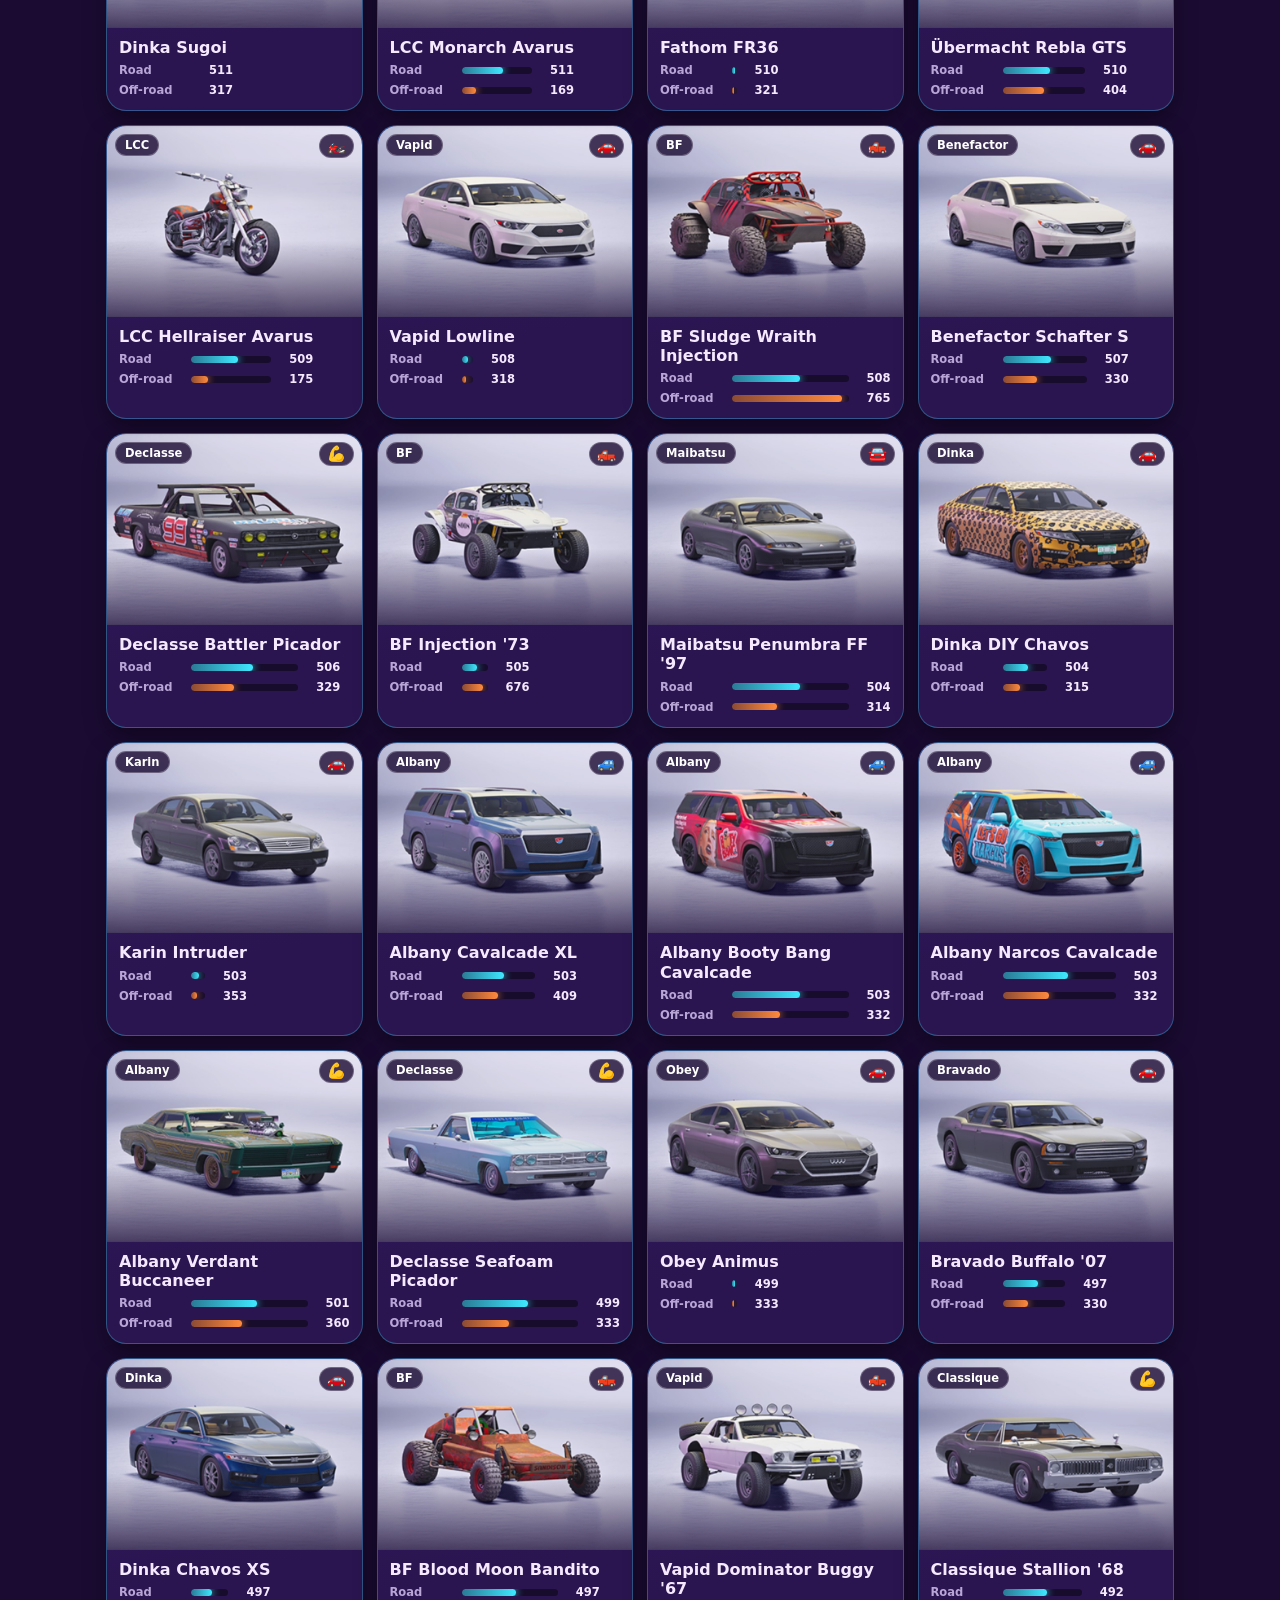
<file: biler.html>
<!DOCTYPE html>
<html lang="en">
<head>
  <meta charset="UTF-8">
  <meta name="viewport" content="width=device-width, initial-scale=1">
  <title>Cars – GTA 6</title>
  <meta name="description" content="The cars in GTA 6: muscle cars, supercars, motorcycles and more, with search and car types.">
  <meta property="og:title" content="Cars – GTA 6">
  <meta property="og:description" content="The cars in GTA 6: muscle cars, supercars, motorcycles and more, with search and car types.">
  <meta property="og:image" content="https://tir3bz.github.io/vice-city/billeder/vicecity/leonida-kunst.jpg">
  <link rel="stylesheet" href="style.css">
  <link rel="stylesheet" href="samling.css">
  <link rel="stylesheet" href="effekter.css">
</head>
<body class="sam biler" style="--tema: #3ee8ff; --tema2: #ff3d9a">
  <main>
    <a class="tilbage" href="udforsk.html">&larr; Back</a>
  </main>

  <script src="data/biler.js"></script>
  <script src="samling.js"></script>
  <script>
    // Finder en fakta-værdi, fx faktaAf(bil, "Brand").
    function faktaAf(bil, navn) {
      const f = bil.fakta.find((f) => f.navn === navn);
      return f ? f.vaerdi : "";
    }
    const road = (b) => Number(faktaAf(b, "Road rating")) || 0;
    const offroad = (b) => Number(faktaAf(b, "Off-road rating")) || 0;

    // Et ikon for hver type.
    const typeIkoner = {
      "Supercar": "🏎️", "Sports car": "🏁", "Sports classic": "🕶️", "Muscle car": "💪",
      "Coupe": "🚘", "Sedan": "🚗", "Compact": "🚙", "SUV": "🚙", "Off-road": "🛻",
      "Van": "🚐", "Motorcycle": "🏍️", "Truck": "🚚", "Utility": "🛠️", "Industrial": "🚜",
      "Service": "🚕", "Emergency": "🚓", "Military": "🪖"
    };

    // Tegning til biler uden billede.
    function bilTegning(bil) {
      return `<svg viewBox="0 0 160 100" xmlns="http://www.w3.org/2000/svg">
        <rect width="160" height="100" fill="#2a1550"/>
        <text x="80" y="62" font-size="44" text-anchor="middle">${typeIkoner[faktaAf(bil, "Type")] || "🚗"}</text></svg>`;
    }
    const billede = (b) => b.billede
      ? `<img src="${b.billede}" alt="${b.navn}" loading="lazy">`
      : bilTegning(b);

    const maxRoad = Math.max(...biler.map(road));
    const maxOff = Math.max(...biler.map(offroad));
    const medRating = biler.filter((b) => road(b) > 0);
    const vejRang = [...medRating].sort((a, b) => road(b) - road(a));
    const maerker = new Set(biler.map((b) => faktaAf(b, "Brand")).filter(Boolean));
    const motorcykler = biler.filter((b) => faktaAf(b, "Type") === "Motorcycle");
    const hurtigst = vejRang[0];

    lavSamling({
      liste: biler,
      enhed: "vehicles",
      helt: {
        lille: "Leonida garage",
        titel: "Cars",
        tekst: "Every car and motorcycle we know about, from muscle cars to supercars. Pick a ride.",
        billede: hurtigst.billede,
        tal: [
          { tal: biler.length, tekst: "vehicles" },
          { tal: maerker.size, tekst: "brands" },
          { tal: motorcykler.length, tekst: "motorcycles" }
        ]
      },
      spot: {
        titel: "Fastest on the road",
        liste: vejRang.slice(0, 10),
        under: (b) => `${typeIkoner[faktaAf(b, "Type")] || ""} ${faktaAf(b, "Type")} · Road ${road(b)}`
      },
      gruppeAf: (b) => faktaAf(b, "Type") || "Other",
      gruppeIkoner: typeIkoner,
      sorteringer: [
        { navn: "Fastest", sammenlign: (a, b) => road(b) - road(a) },
        { navn: "Best off-road", sammenlign: (a, b) => offroad(b) - offroad(a) },
        { navn: "Name A–Z", sammenlign: (a, b) => a.navn.localeCompare(b.navn) },
        { navn: "Brand", sammenlign: (a, b) => faktaAf(a, "Brand").localeCompare(faktaAf(b, "Brand")) || road(b) - road(a) }
      ],
      billede,
      badges: (b) =>
        (faktaAf(b, "Brand") ? `<span class="sam-badge sam-badge-venstre">${faktaAf(b, "Brand")}</span>` : "") +
        `<span class="sam-badge sam-badge-hoejre">${typeIkoner[faktaAf(b, "Type")] || "🚗"}</span>`,
      flise: (b) => road(b)
        ? statBar("Road", road(b), maxRoad, "#3ee8ff") + statBar("Off-road", offroad(b), maxOff, "#ff8a3d")
        : `<small>${faktaAf(b, "Type")}</small>`,
      undertitel: (b) => `${typeIkoner[faktaAf(b, "Type")] || ""} ${faktaAf(b, "Brand")} · ${faktaAf(b, "Type")}`,
      detaljer: (b) => {
        const rang = vejRang.indexOf(b);
        let html = "";
        if (road(b)) {
          html += `<div class="sam-boks">
            <h3>Stats</h3>
            ${statBar("Road", road(b), maxRoad, "#3ee8ff")}
            ${statBar("Off-road", offroad(b), maxOff, "#ff8a3d")}
            ${rang >= 0 ? `<p class="sam-rang">#${rang + 1} of ${vejRang.length} on the road</p>` : ""}
          </div>`;
        }
        const based = faktaAf(b, "Based on");
        if (based) {
          html += `<div class="sam-vidste"><strong>🚘 Inspired by the real</strong>${based}</div>`;
        }
        html += `<div class="sam-fakta">
          <div><strong>Brand</strong>${faktaAf(b, "Brand") || "Unknown"}</div>
          <div><strong>Type</strong>${faktaAf(b, "Type")}</div>
        </div>`;
        return html;
      }
    });
  </script>
  <script src="effekter.js"></script>
  <script src="overgang.js"></script>
</body>
</html>
</file>
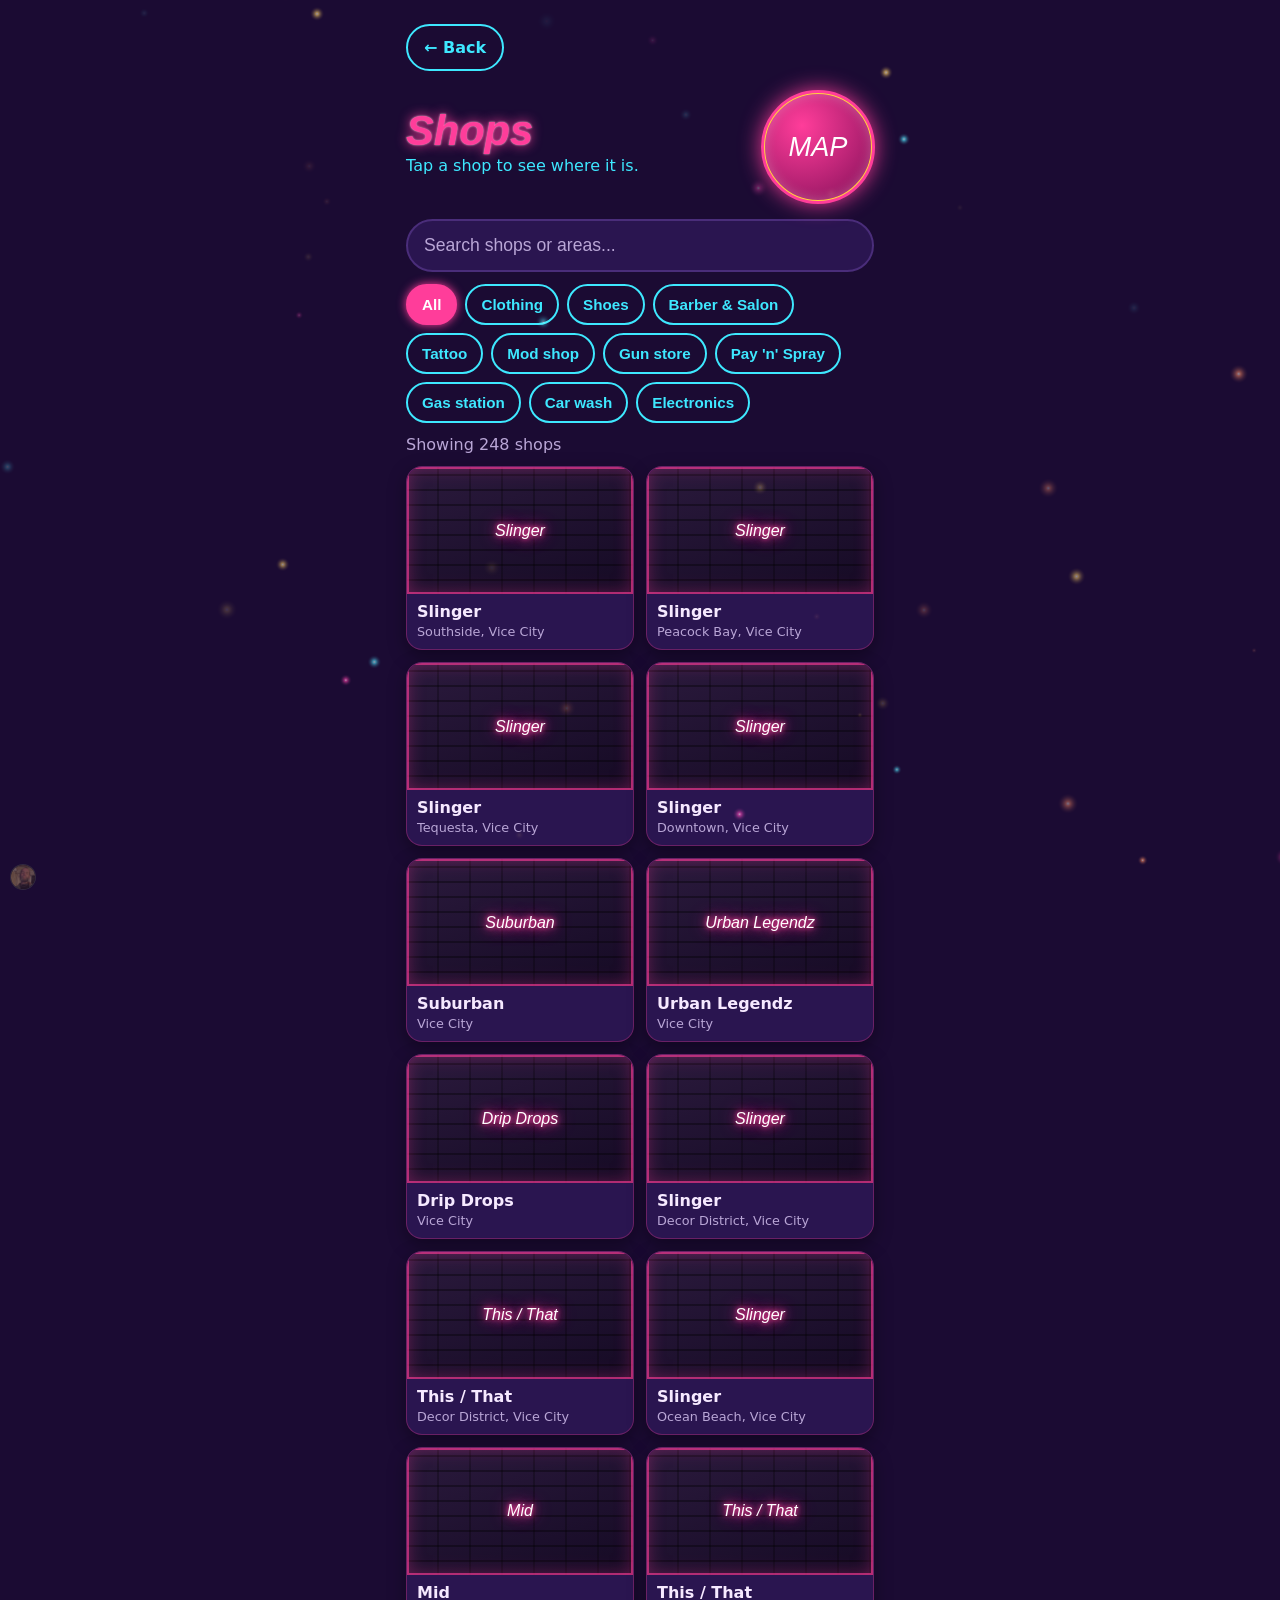
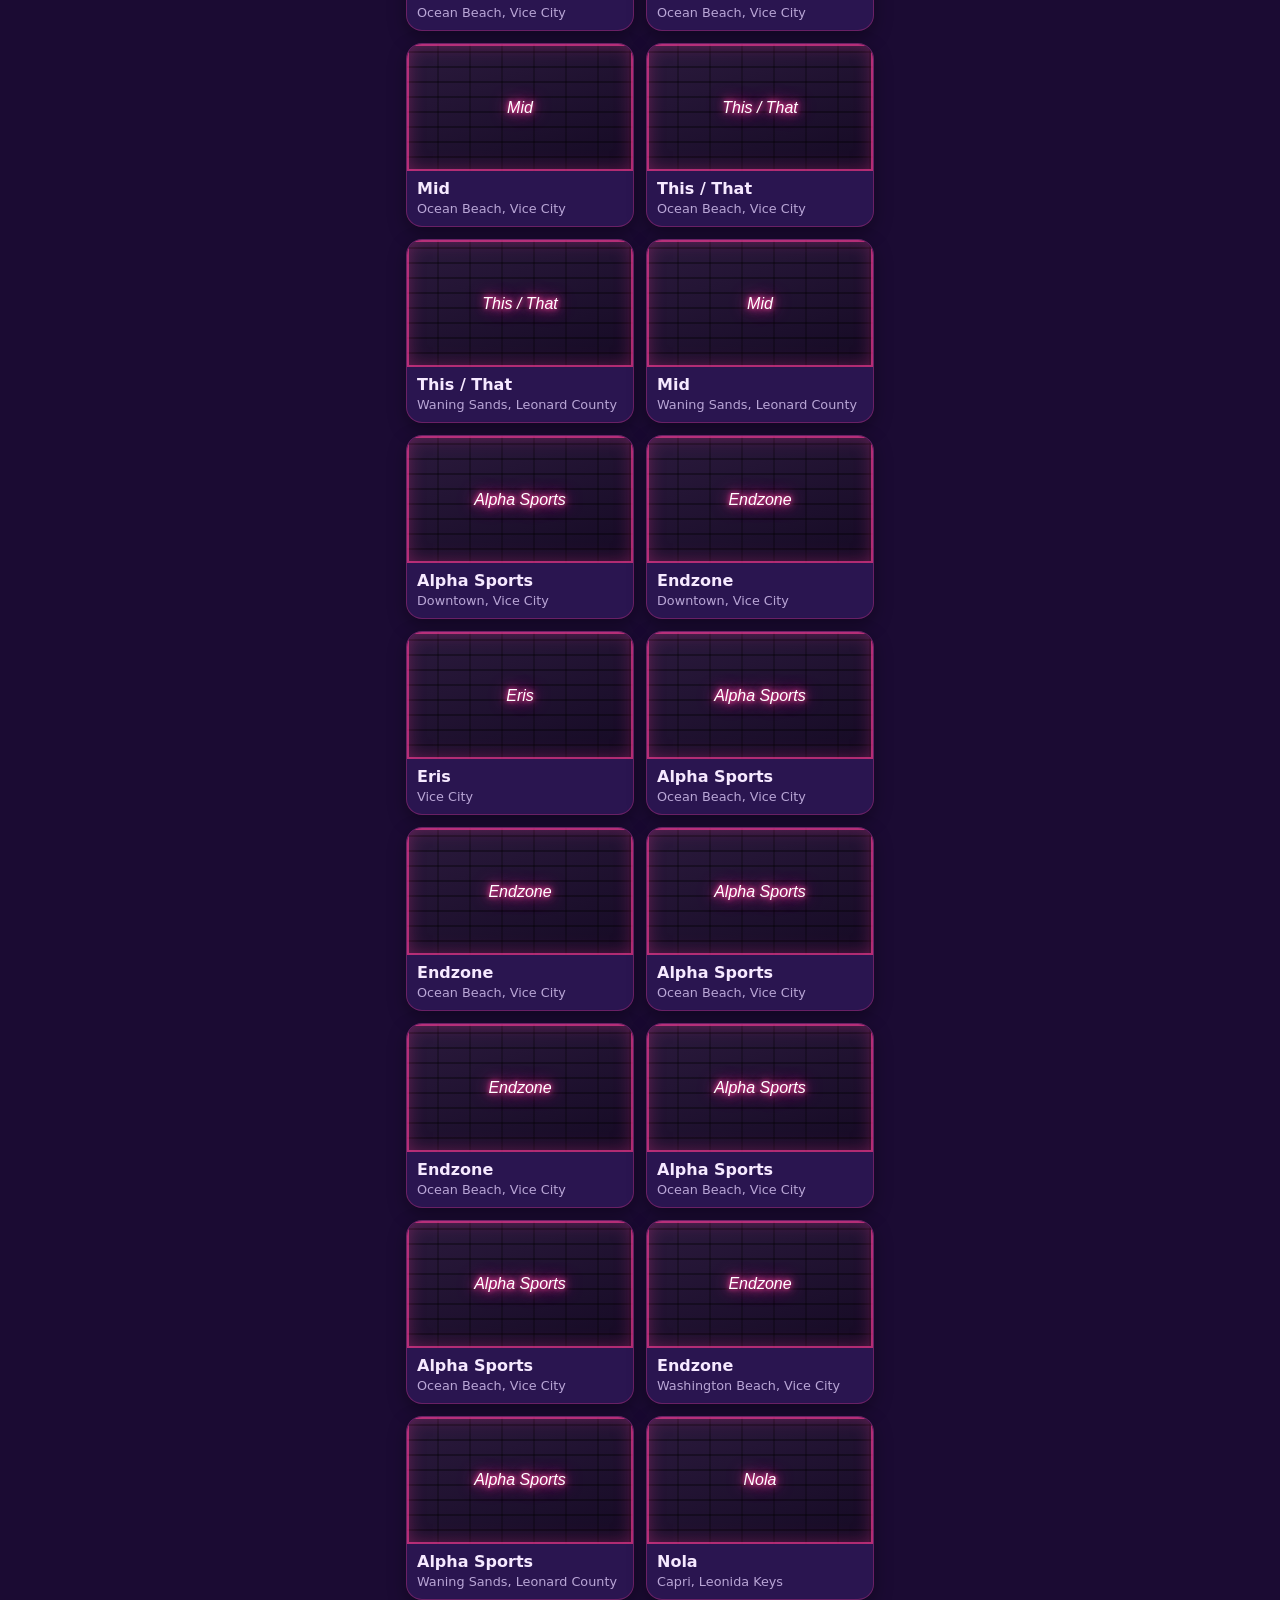
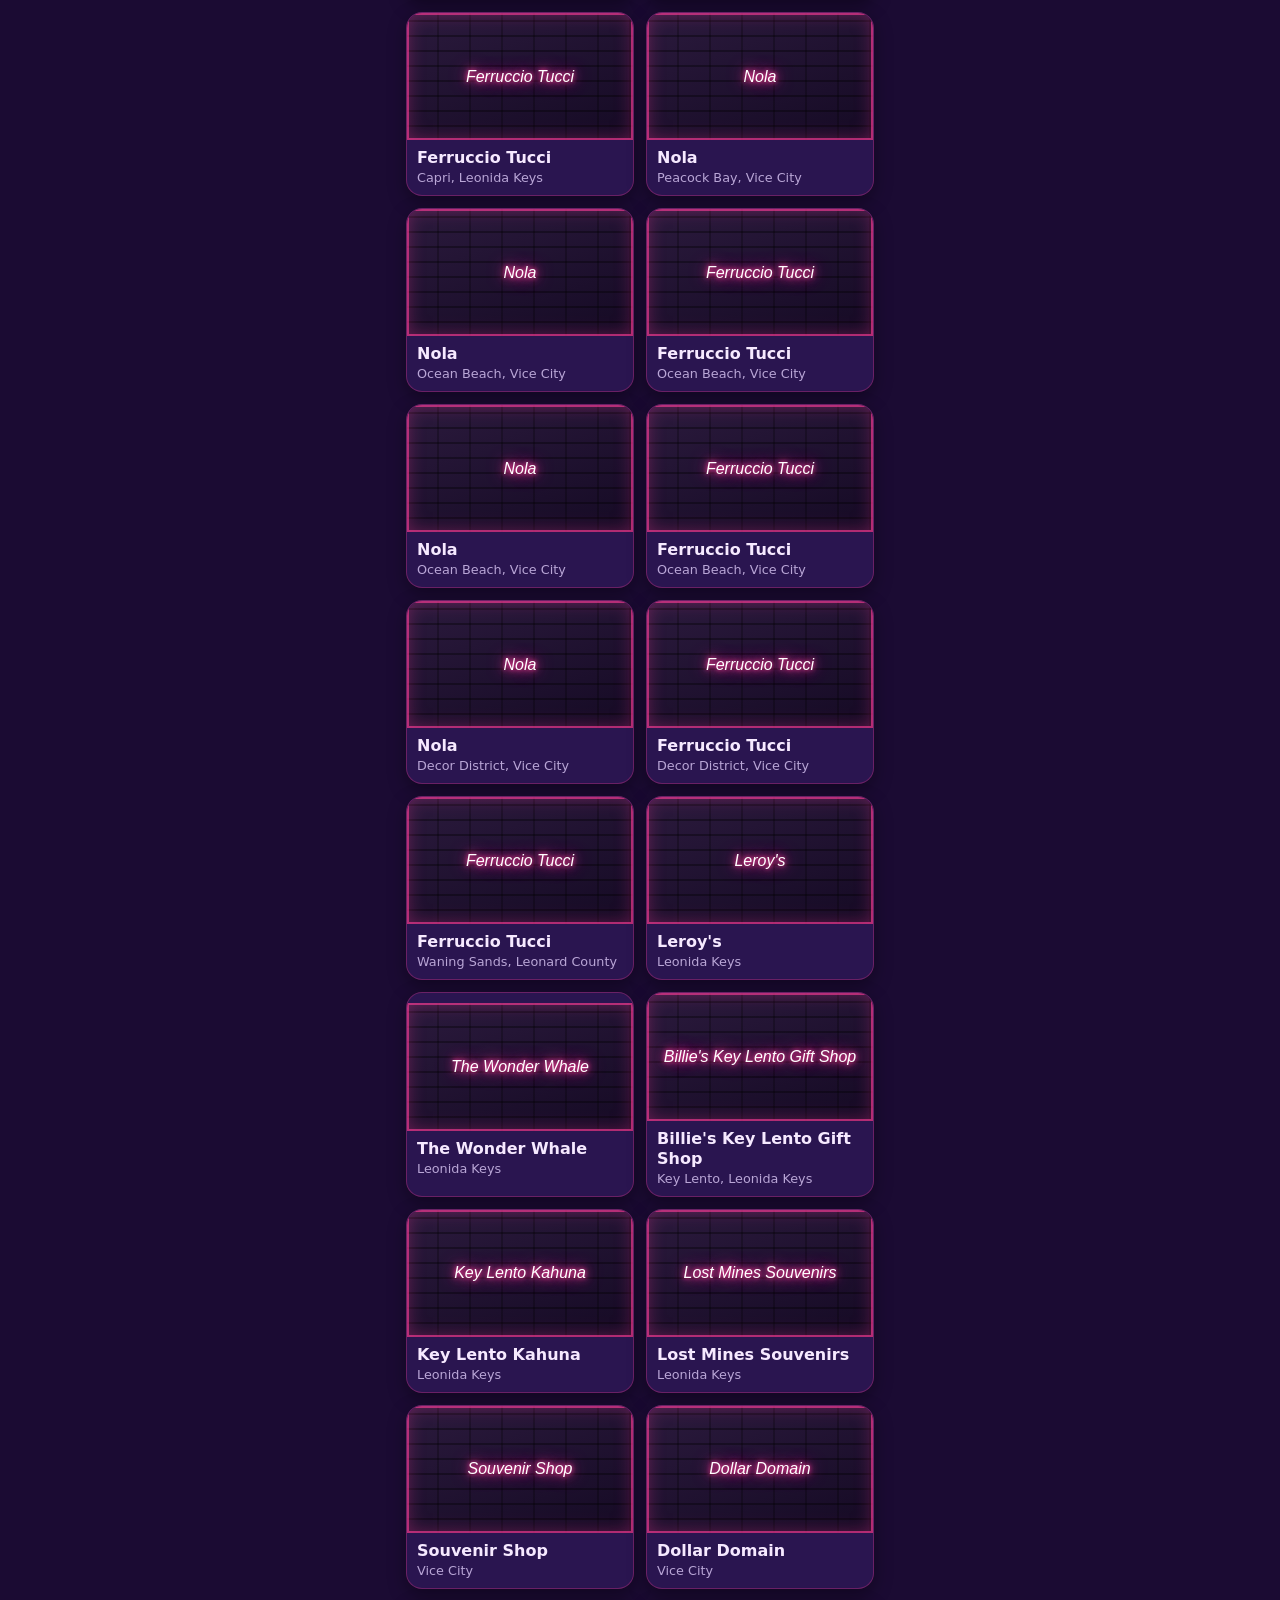
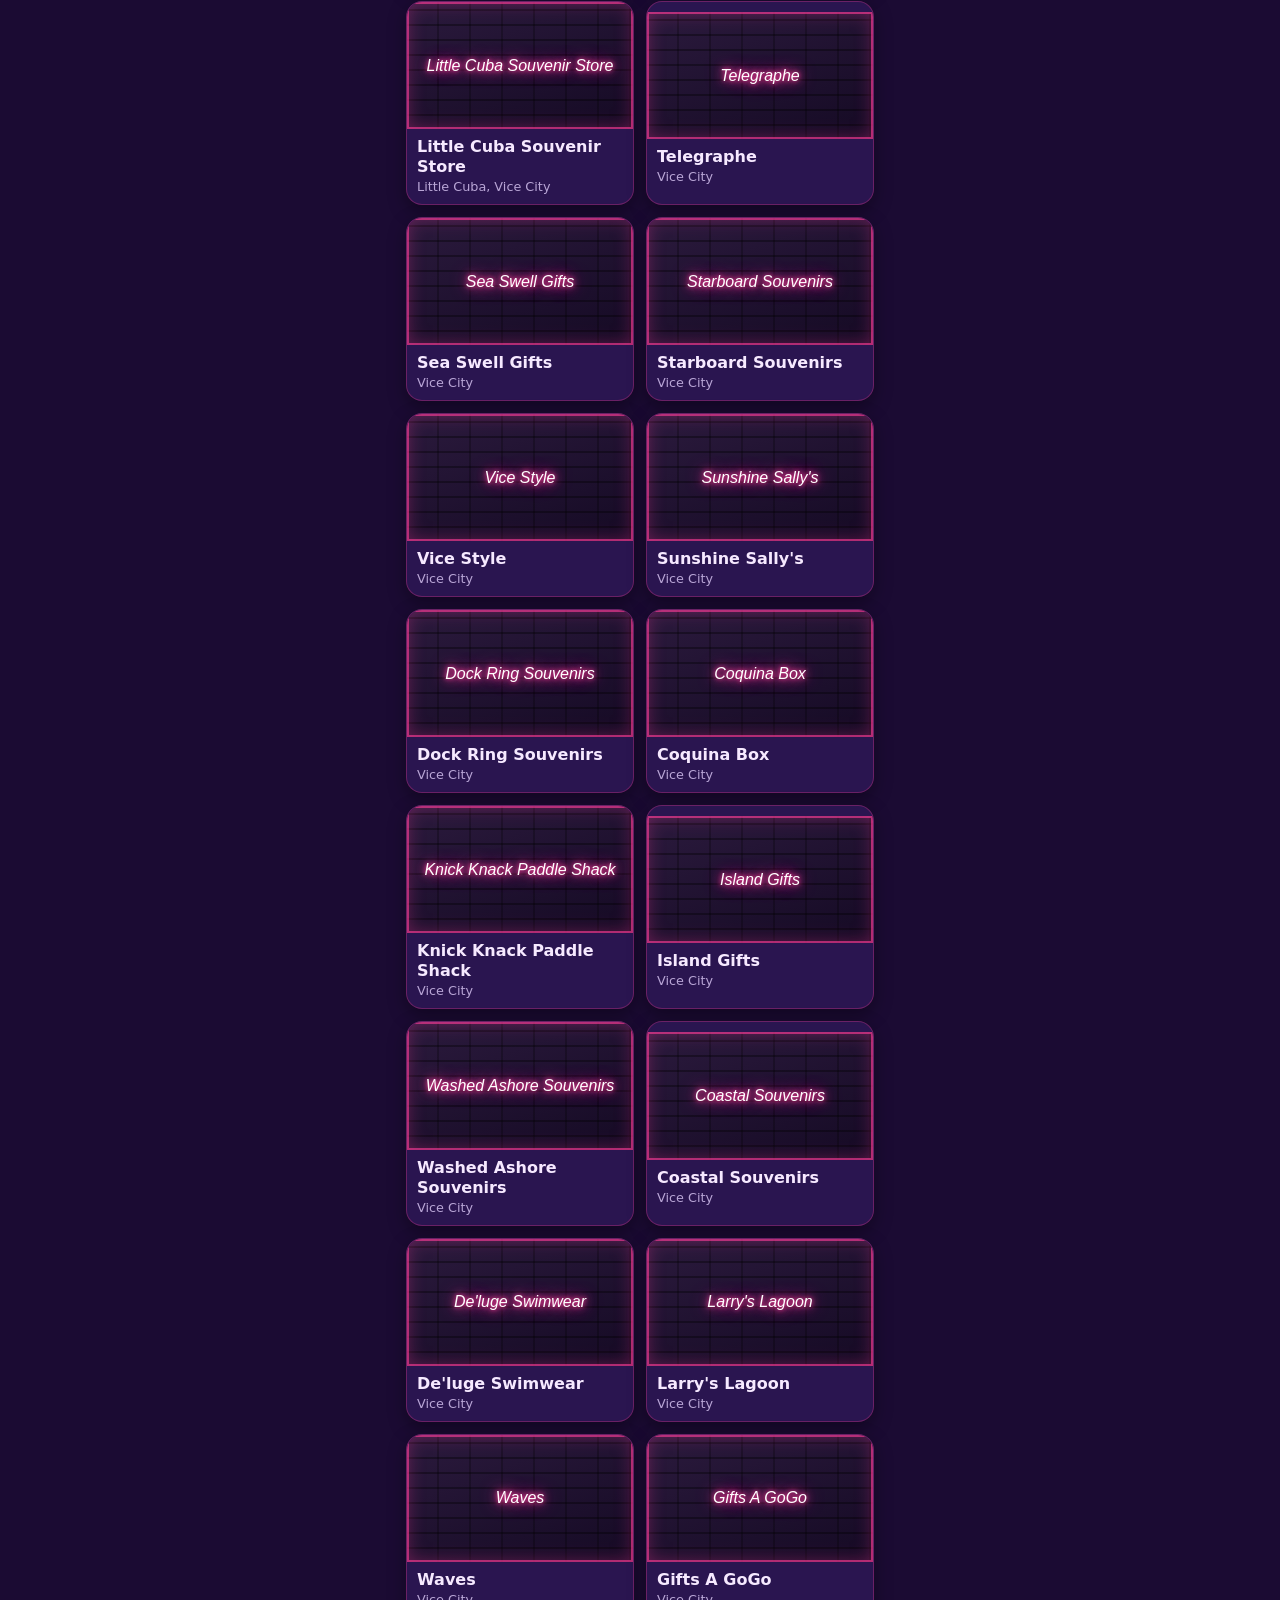
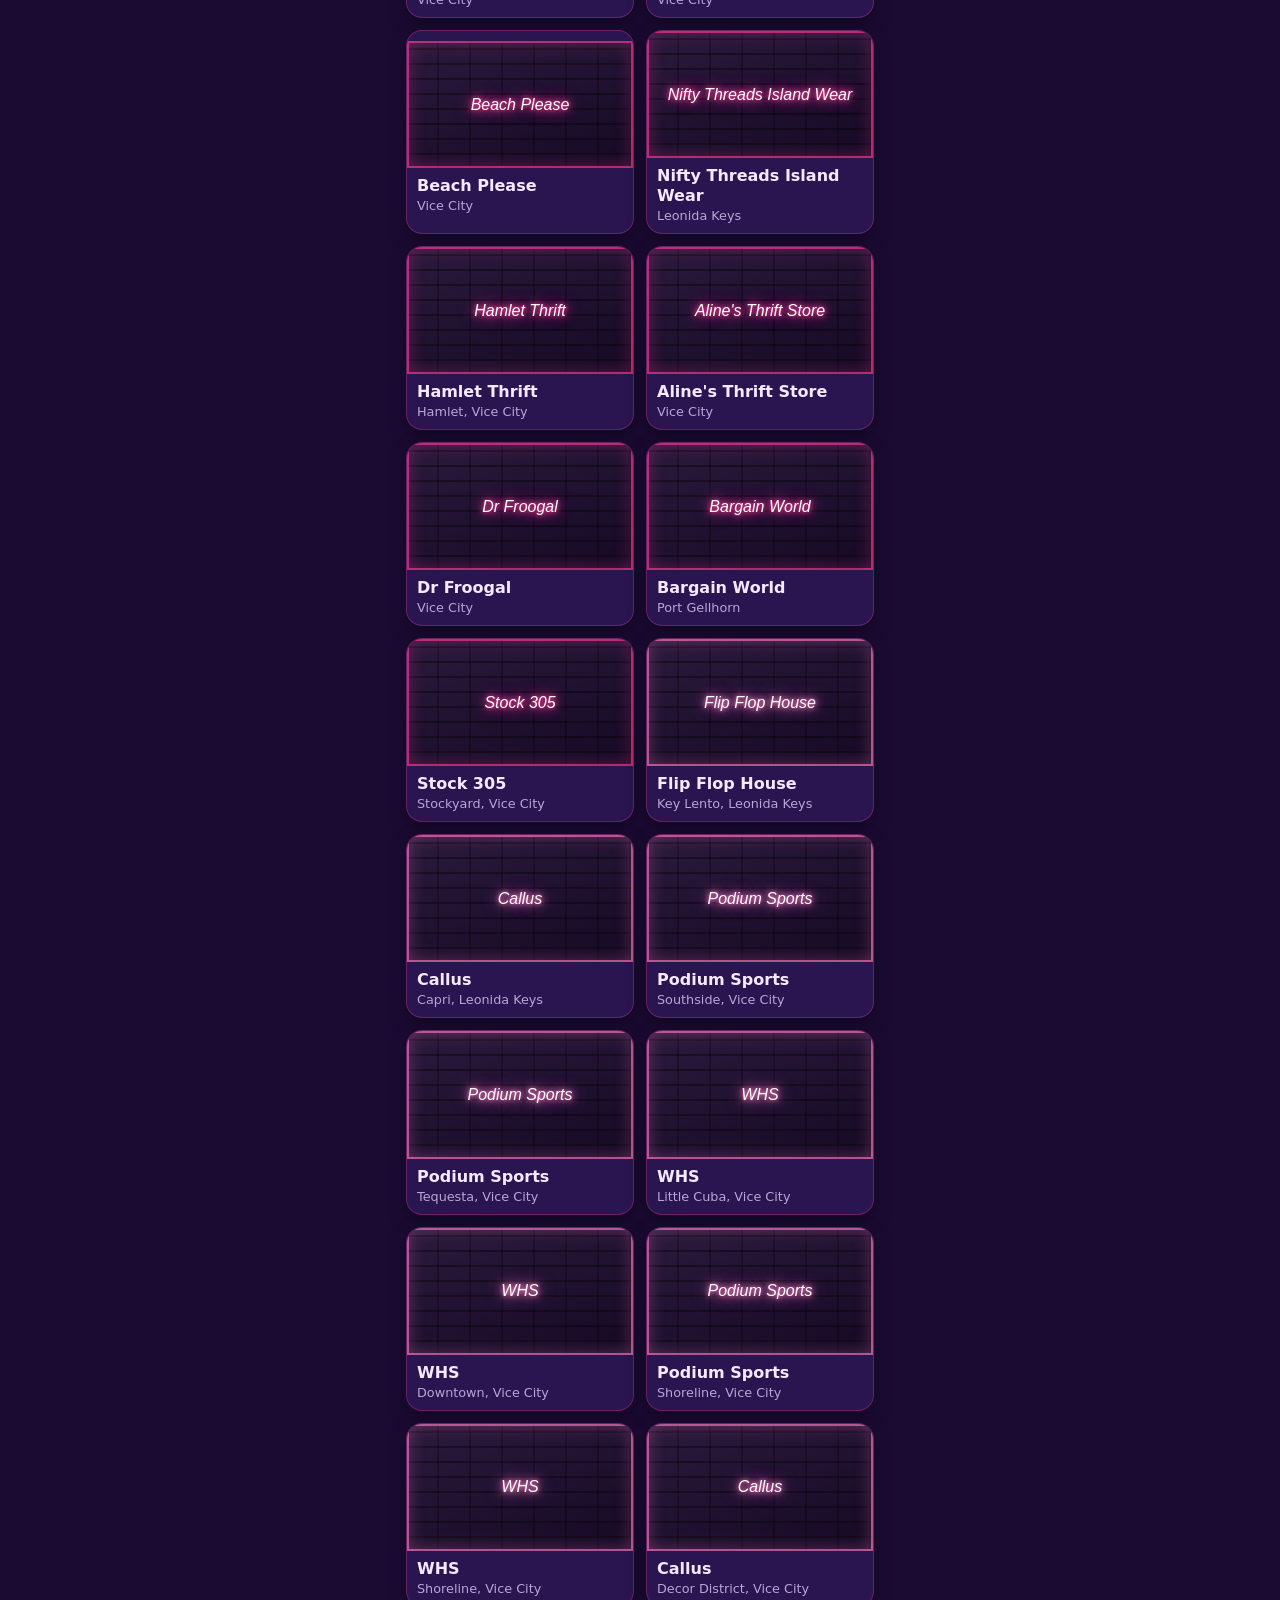
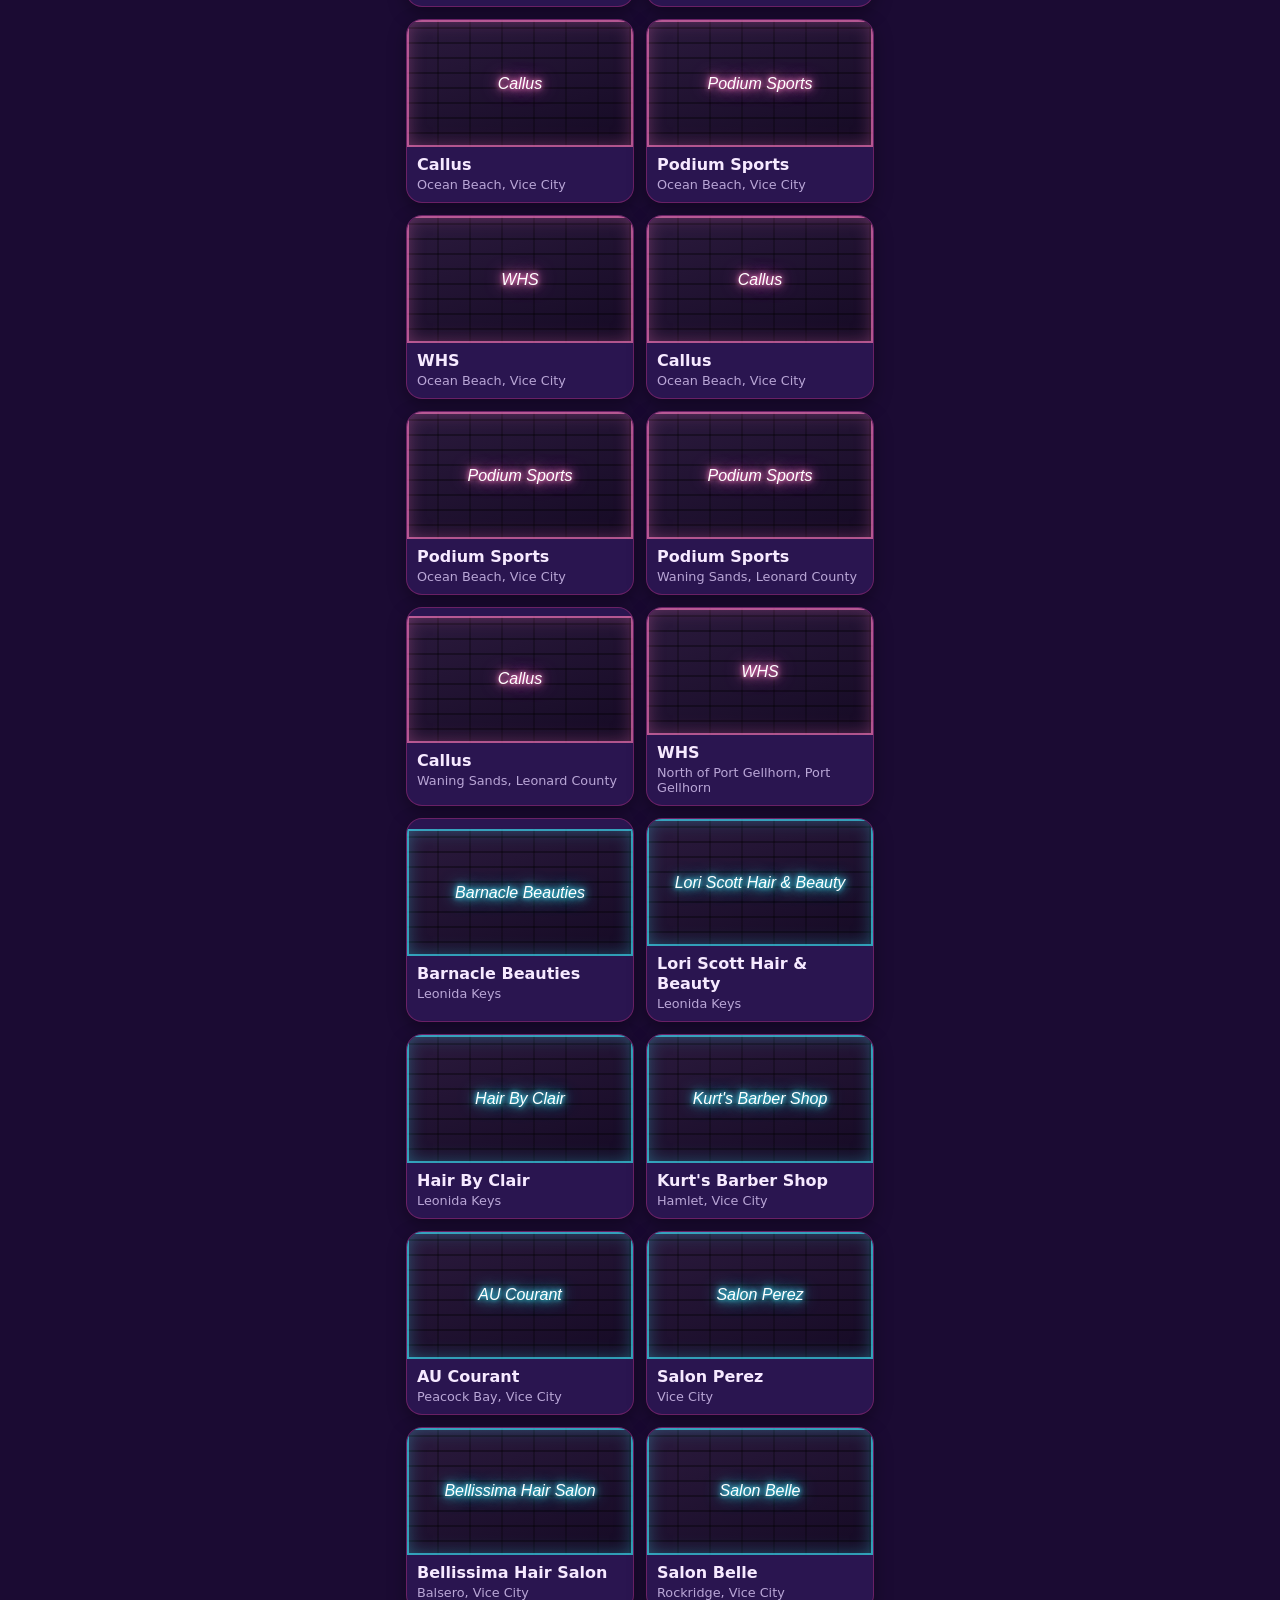
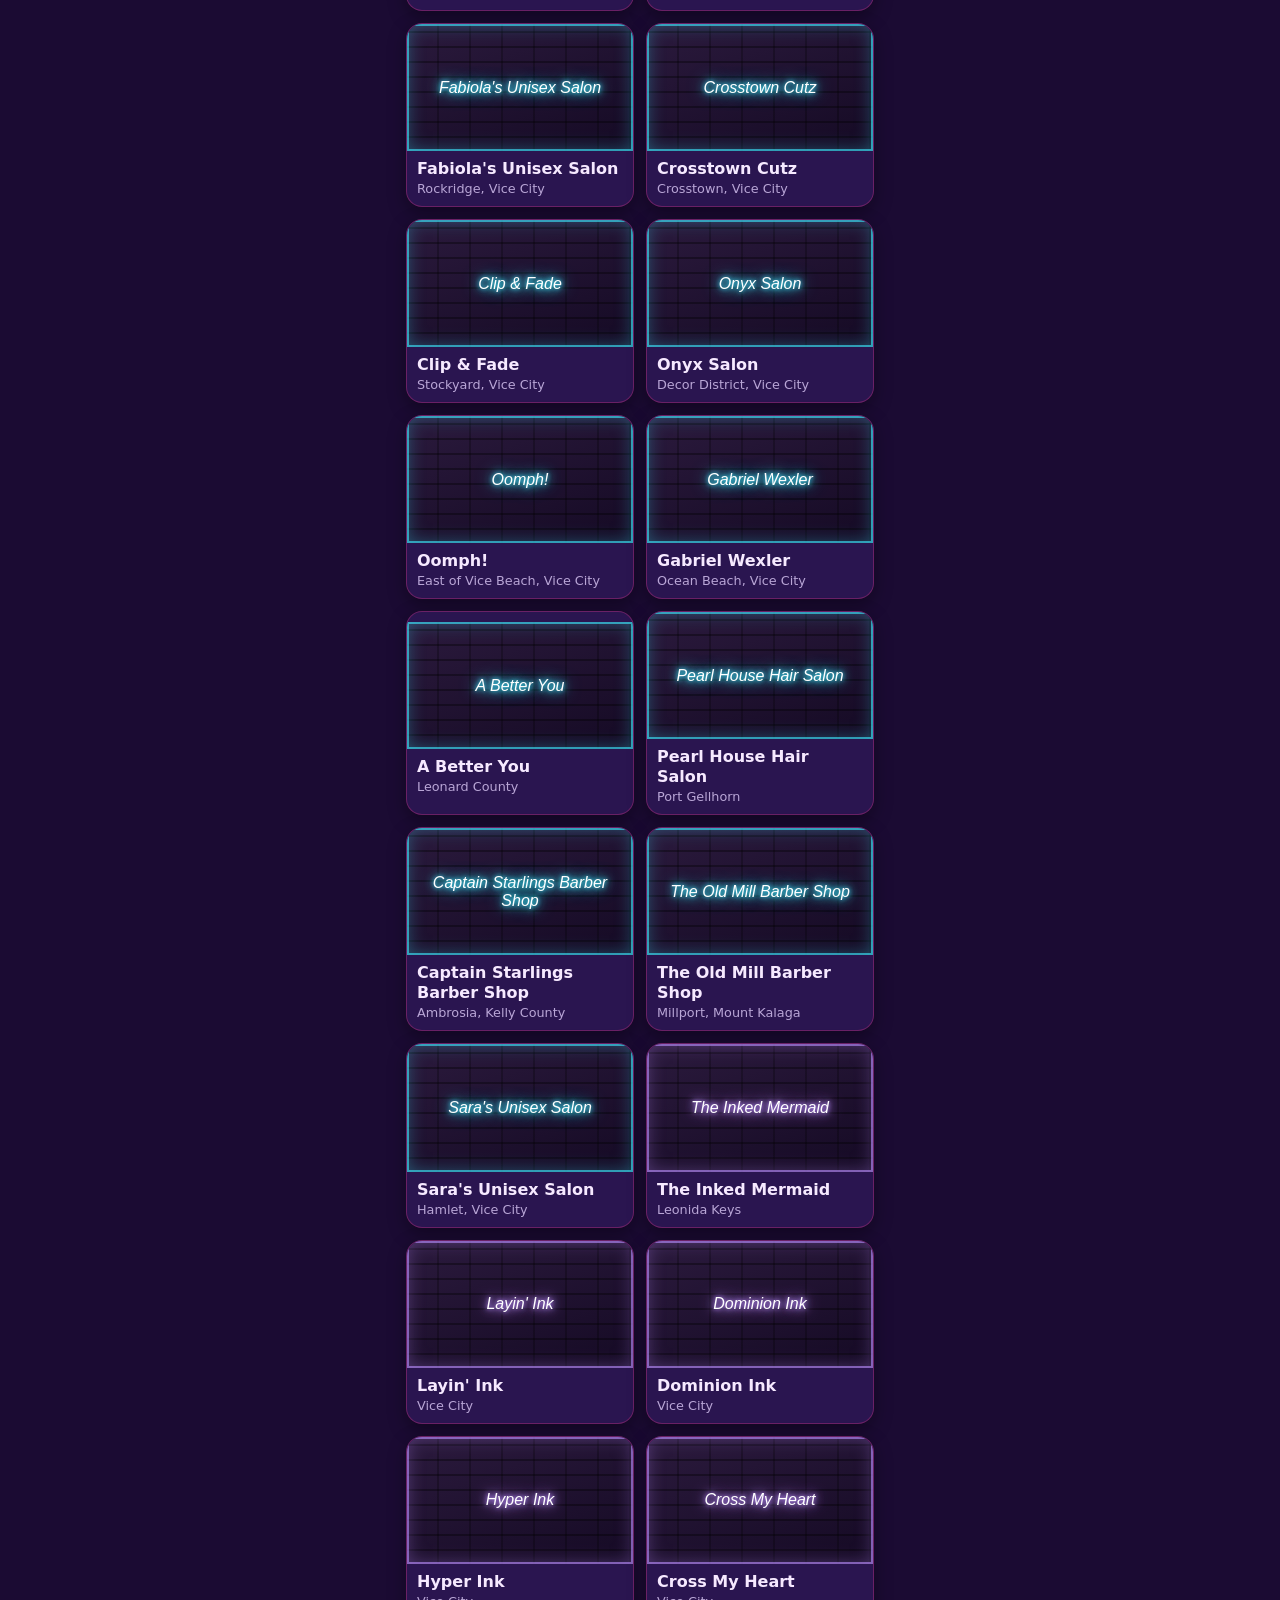
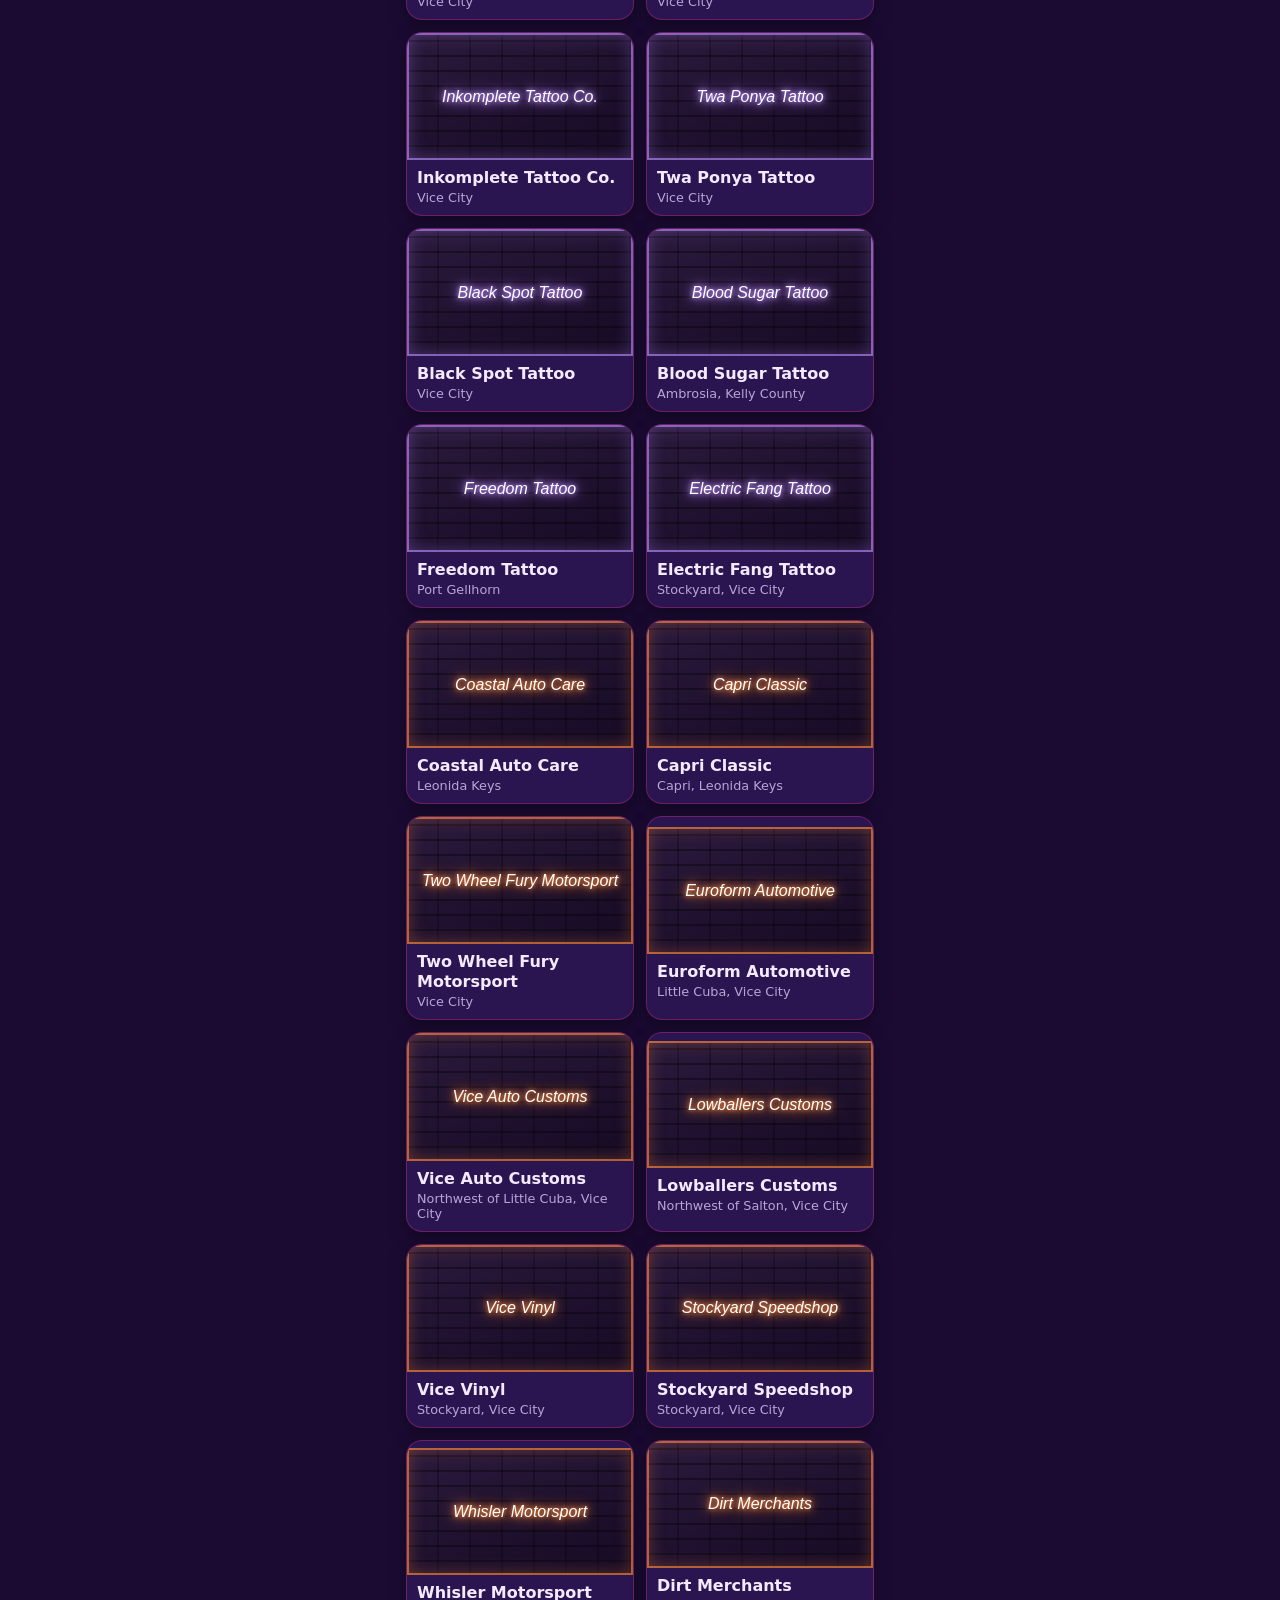
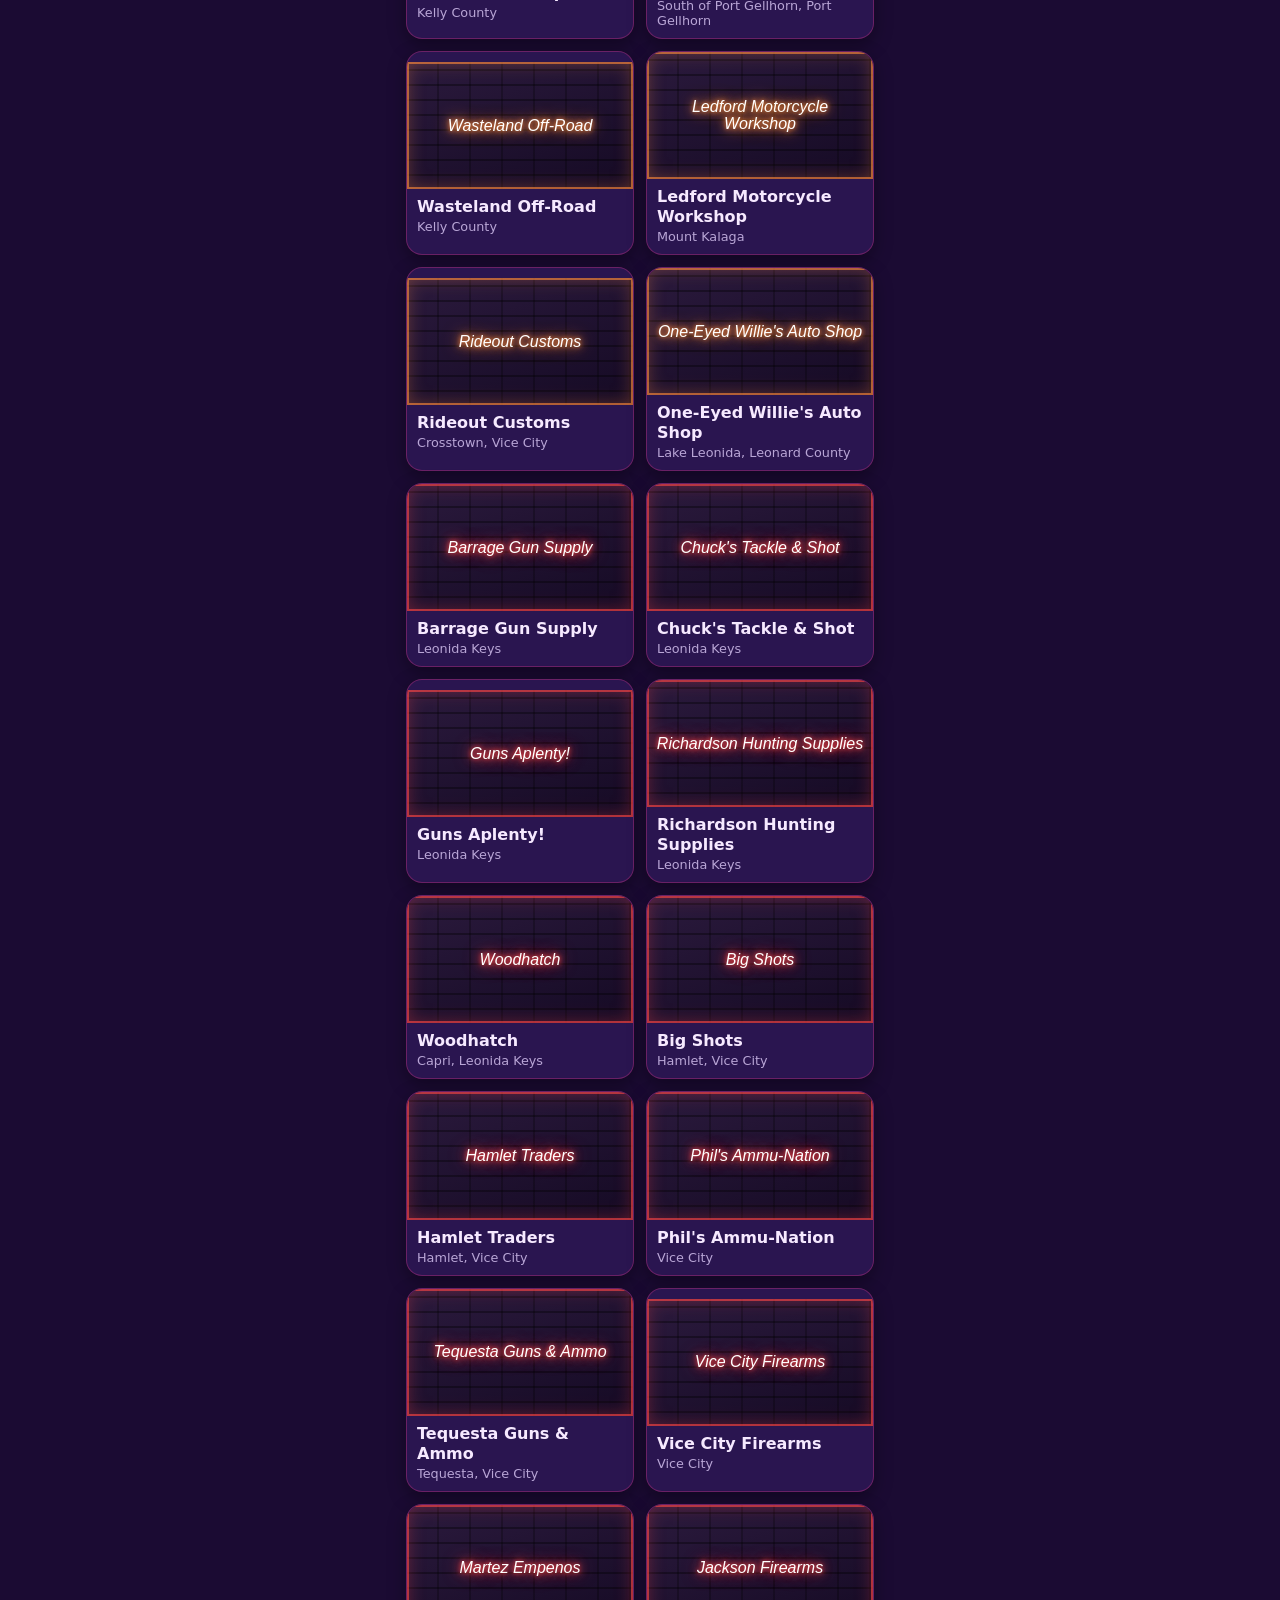
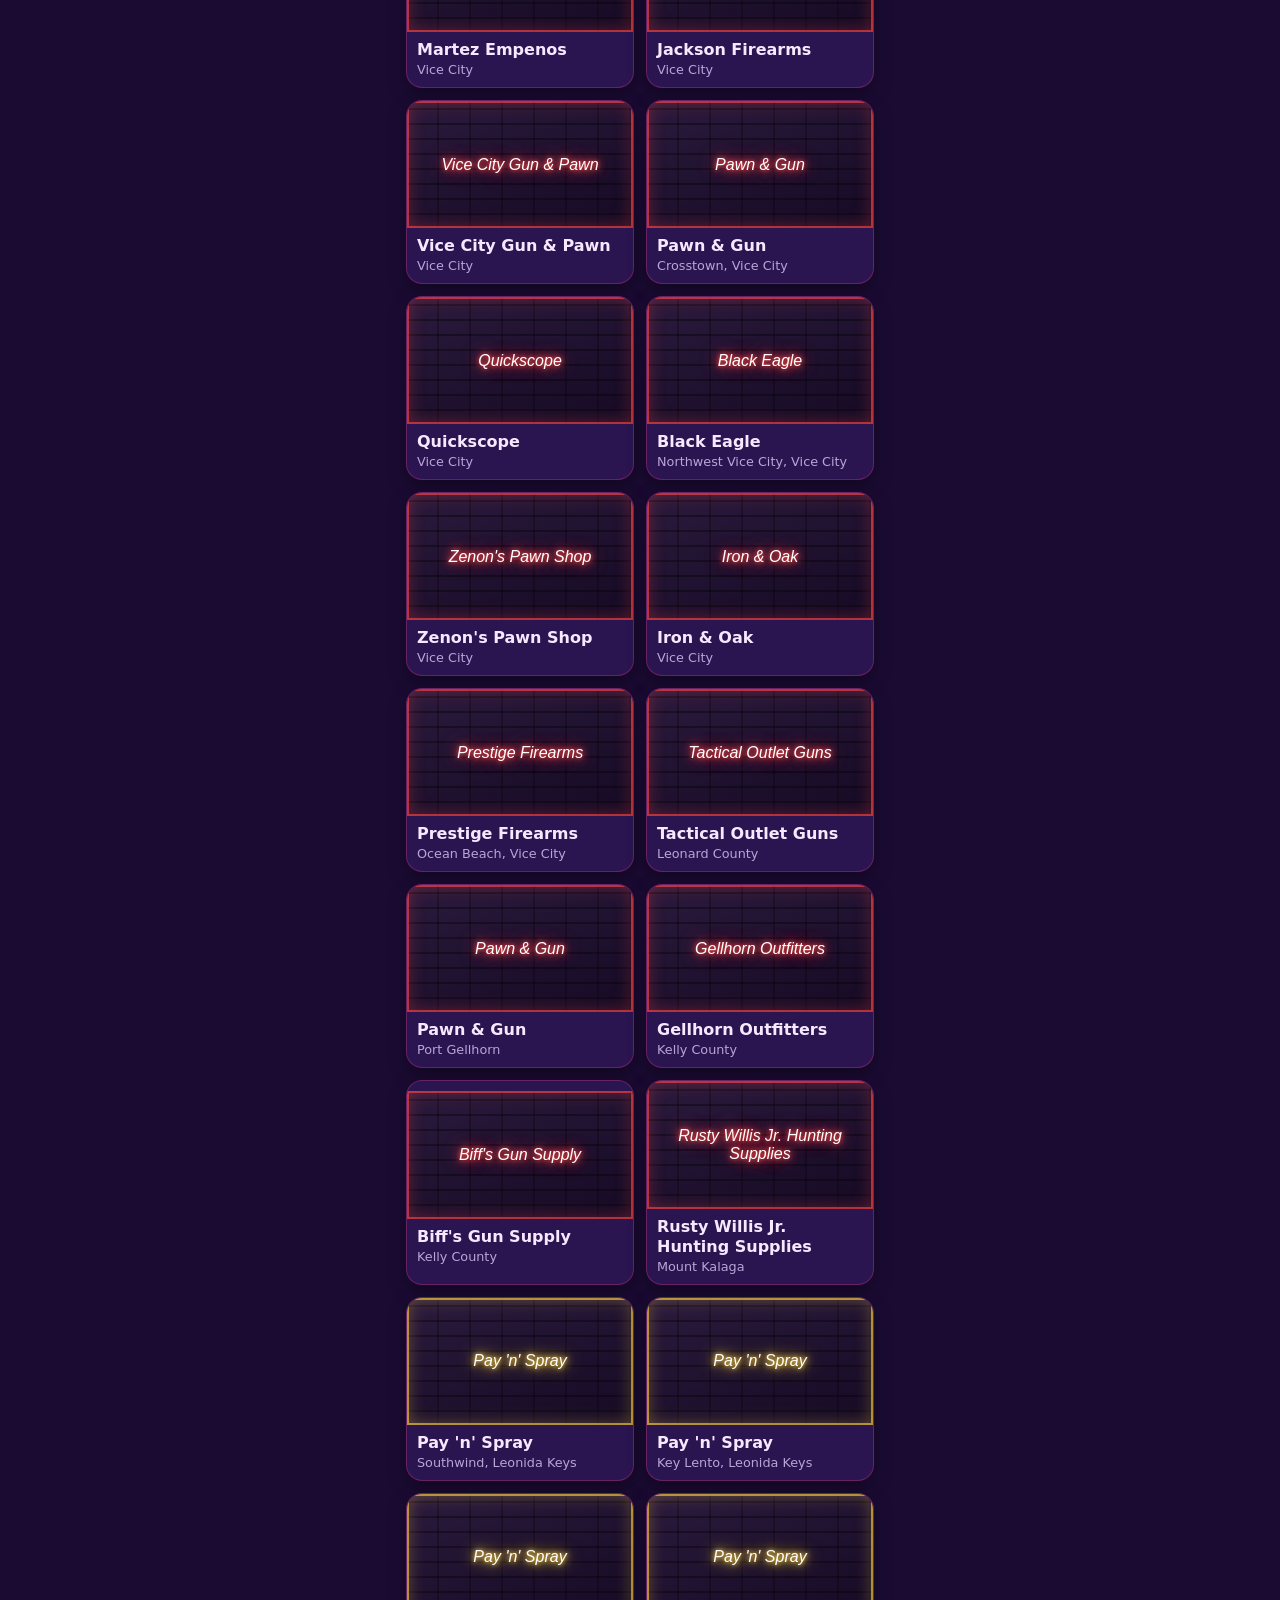
<file: butikker.html>
<!DOCTYPE html>
<html lang="en">
<head>
  <meta charset="UTF-8">
  <meta name="viewport" content="width=device-width, initial-scale=1">
  <title>Shops – GTA 6</title>
  <meta name="description" content="Find the shops in GTA 6: barbers, clothing stores, gun stores and more, with a map.">
  <meta property="og:title" content="Shops – GTA 6">
  <meta property="og:description" content="Find the shops in GTA 6: barbers, clothing stores, gun stores and more, with a map.">
  <meta property="og:image" content="https://tir3bz.github.io/vice-city/billeder/vicecity/leonida-kunst.jpg">
  <link rel="stylesheet" href="vendor/leaflet/leaflet.css">
  <link rel="stylesheet" href="style.css">
  <link rel="stylesheet" href="effekter.css">
</head>
<body>
  <main>
    <a class="tilbage" href="udforsk.html">&larr; Back</a>
    <div class="butik-top">
      <div>
        <h1>Shops</h1>
        <p class="undertitel">Tap a shop to see where it is.</p>
      </div>
      <!-- Den store runde knap til kortet -->
      <a class="map-knap" href="landkort.html">MAP</a>
    </div>

    <input id="soeg" class="soegefelt" type="search" placeholder="Search shops or areas...">
    <div id="typer" class="typer"></div>
    <p id="antal" class="antal"></p>

    <div id="kort"></div>
  </main>

  <!-- Vinduet der åbner, når man trykker på en butik -->
  <dialog id="detaljer">
    <!-- Butikkens billede (eller neonskilt) øverst i vinduet -->
    <div class="butik-foto"></div>
    <div class="detaljer-billede"><div id="minikort" class="minikort"></div></div>
    <div class="detaljer-tekst">
      <h2></h2>
      <p></p>
      <ul></ul>
    </div>
    <a class="stort-kort-link" href="landkort.html">Open the big map</a>
    <button class="luk">Close</button>
  </dialog>

  <!-- Hemmelighed: den lille cirkel nede i venstre hjørne med manden.
       Passwords: "botmigibottenbot", "Palle" og "Fitwi klump". -->
  <button class="hemmelig-knap" aria-label="?">
    <img src="billeder/hemmelig/manden.jpg" alt="">
  </button>
  <dialog id="hemmelig" class="hemmelig-vindue">
    <form class="hemmelig-form">
      <h2>Password</h2>
      <input class="hemmelig-felt" type="password" autocomplete="off" placeholder="Type the password...">
      <button class="hemmelig-ok" type="submit">OK</button>
      <p class="hemmelig-besked"></p>
    </form>
    <img class="hemmelig-billede" alt="">
    <button class="hemmelig-luk" type="button">Close</button>
  </dialog>

  <script src="vendor/leaflet/leaflet.js"></script>
  <script src="data/butikker.js"></script>
  <script src="data/butik-placeringer.js"></script>
  <script src="data/landkort.js"></script>
  <script src="kort.js"></script>
  <script>
    // Laver en liste med alle butikstyper, uden dubletter.
    const alleTyper = ["All"];
    for (const b of butikker) {
      if (!alleTyper.includes(b.type)) alleTyper.push(b.type);
    }

    let valgtType = "All";
    const soeg = document.getElementById("soeg");
    const typerPlads = document.getElementById("typer");
    const vindue = document.getElementById("detaljer");
    let minikort = null;

    // Laver en knap for hver type.
    for (const type of alleTyper) {
      const knap = document.createElement("button");
      knap.className = "type-knap";
      knap.textContent = type;
      knap.onclick = () => {
        valgtType = type;
        opdater();
      };
      typerPlads.appendChild(knap);
    }

    // Viser de butikker, der passer til den valgte type og søgningen.
    // Søgningen kigger både på navnet og området (fx "ocean beach").
    function opdater() {
      const ord = soeg.value.trim().toLowerCase();
      const fundne = butikker.filter((b) =>
        (valgtType === "All" || b.type === valgtType) &&
        (b.navn + " " + b.fakta[0].vaerdi).toLowerCase().includes(ord)
      );

      for (const knap of typerPlads.children) {
        knap.classList.toggle("valgt", knap.textContent === valgtType);
      }

      document.getElementById("antal").textContent =
        fundne.length === 0 ? "No shops found." : "Showing " + fundne.length + " shops";
      // Viser butikkerne som fliser med billede, navn og område.
      const plads = document.getElementById("kort");
      plads.innerHTML = "";
      plads.className = "butik-galleri";
      for (const b of fundne) {
        const flise = document.createElement("button");
        flise.className = "butik-flise";
        flise.innerHTML = lavButiksbillede(b);
        const navn = document.createElement("span");
        navn.className = "butik-flise-navn";
        navn.textContent = b.navn;
        const sted = document.createElement("span");
        sted.className = "butik-flise-sted";
        sted.textContent = b.fakta[0].vaerdi;
        flise.append(navn, sted);
        flise.onclick = () => visButik(butikker.indexOf(b));
        plads.appendChild(flise);
      }
    }

    // Hver butikstype har sin egen neonfarve.
    const skiltFarver = {
      "Clothing": "#ff3d9a", "Shoes": "#ff7ac2", "Barber & Salon": "#3ee8ff", "Tattoo": "#b98cff",
      "Mod shop": "#ff8a3d", "Gun store": "#ff4747", "Pay 'n' Spray": "#ffd23f",
      "Gas station": "#7dff8a", "Car wash": "#3ee8ff", "Electronics": "#b98cff"
    };

    // Rigtigt billede, hvis butikken har et. Ellers et neonskilt med butikkens navn.
    function lavButiksbillede(b) {
      if (b.billede) return `<img src="${b.billede}" alt="" loading="lazy">`;
      const skilt = document.createElement("div");
      skilt.className = "neonskilt";
      skilt.style.setProperty("--farve", skiltFarver[b.type] || "#ff3d9a");
      skilt.textContent = b.navn;
      return skilt.outerHTML;
    }

    // Åbner vinduet med et lille kort, hvor butikken lyser op.
    function visButik(i) {
      const b = butikker[i];
      vindue.querySelector(".butik-foto").innerHTML = lavButiksbillede(b);
      vindue.querySelector("h2").textContent = b.navn;
      vindue.querySelector("p").textContent = b.tekst;

      const fakta = vindue.querySelector("ul");
      fakta.innerHTML = "";
      for (const f of [{ navn: "Type", vaerdi: b.type }, ...b.fakta]) {
        const linje = document.createElement("li");
        const label = document.createElement("strong");
        label.textContent = f.navn;
        linje.appendChild(label);
        linje.appendChild(document.createTextNode(f.vaerdi));
        fakta.appendChild(linje);
      }

      vindue.querySelector(".stort-kort-link").href = "landkort.html?butik=" + i;
      vindue.showModal();
      vindue.scrollTop = 0; // start øverst, så neonskiltet ses helt

      // Det lille kort laves først, når vinduet er åbent, så det får den rigtige størrelse.
      if (minikort) minikort.remove();
      minikort = lavLandkort("minikort", { zoomKnapper: false });
      const p = butikPunkter[i];
      minikort.setView(kortPunkt(p.x, p.y), 4);
      lavNaal(minikort, i, true);
    }

    vindue.querySelector(".luk").onclick = () => vindue.close();
    vindue.addEventListener("click", (e) => {
      if (e.target === vindue) vindue.close();
    });

    soeg.oninput = opdater;
    opdater();

    // ---------- Hemmeligheden ----------
    // Skriv et nyt password her, hvis du vil have flere: "password": "billede".
    const hemmeligheder = {
      "botmigibottenbot": "billeder/hemmelig/botmigibottenbot.jpg",
      "palle": "billeder/hemmelig/flodhest.jpg",
      "fitwi klump": "billeder/hemmelig/fitwi-klump.jpg"
    };
    const hVindue = document.getElementById("hemmelig");
    const hForm = hVindue.querySelector(".hemmelig-form");
    const hFelt = hVindue.querySelector(".hemmelig-felt");
    const hBesked = hVindue.querySelector(".hemmelig-besked");
    const hBillede = hVindue.querySelector(".hemmelig-billede");

    document.querySelector(".hemmelig-knap").onclick = () => {
      hVindue.classList.remove("afsloeret");
      hFelt.value = "";
      hBesked.textContent = "";
      hVindue.showModal();
      hFelt.focus();
    };

    hForm.onsubmit = (e) => {
      e.preventDefault();
      const billede = hemmeligheder[hFelt.value.trim().toLowerCase().replace(/\s+/g, " ")];
      if (billede) {
        hBillede.src = billede;
        hVindue.classList.add("afsloeret");
      } else {
        hBesked.textContent = "Wrong password";
        hForm.classList.remove("ryst");
        void hForm.offsetWidth; // så rystelsen kan starte forfra
        hForm.classList.add("ryst");
      }
    };

    hVindue.querySelector(".hemmelig-luk").onclick = () => hVindue.close();
    hVindue.addEventListener("click", (e) => {
      if (e.target === hVindue) hVindue.close();
    });
  </script>
  <script src="effekter.js"></script>
  <script src="overgang.js"></script>
</body>
</html>
</file>
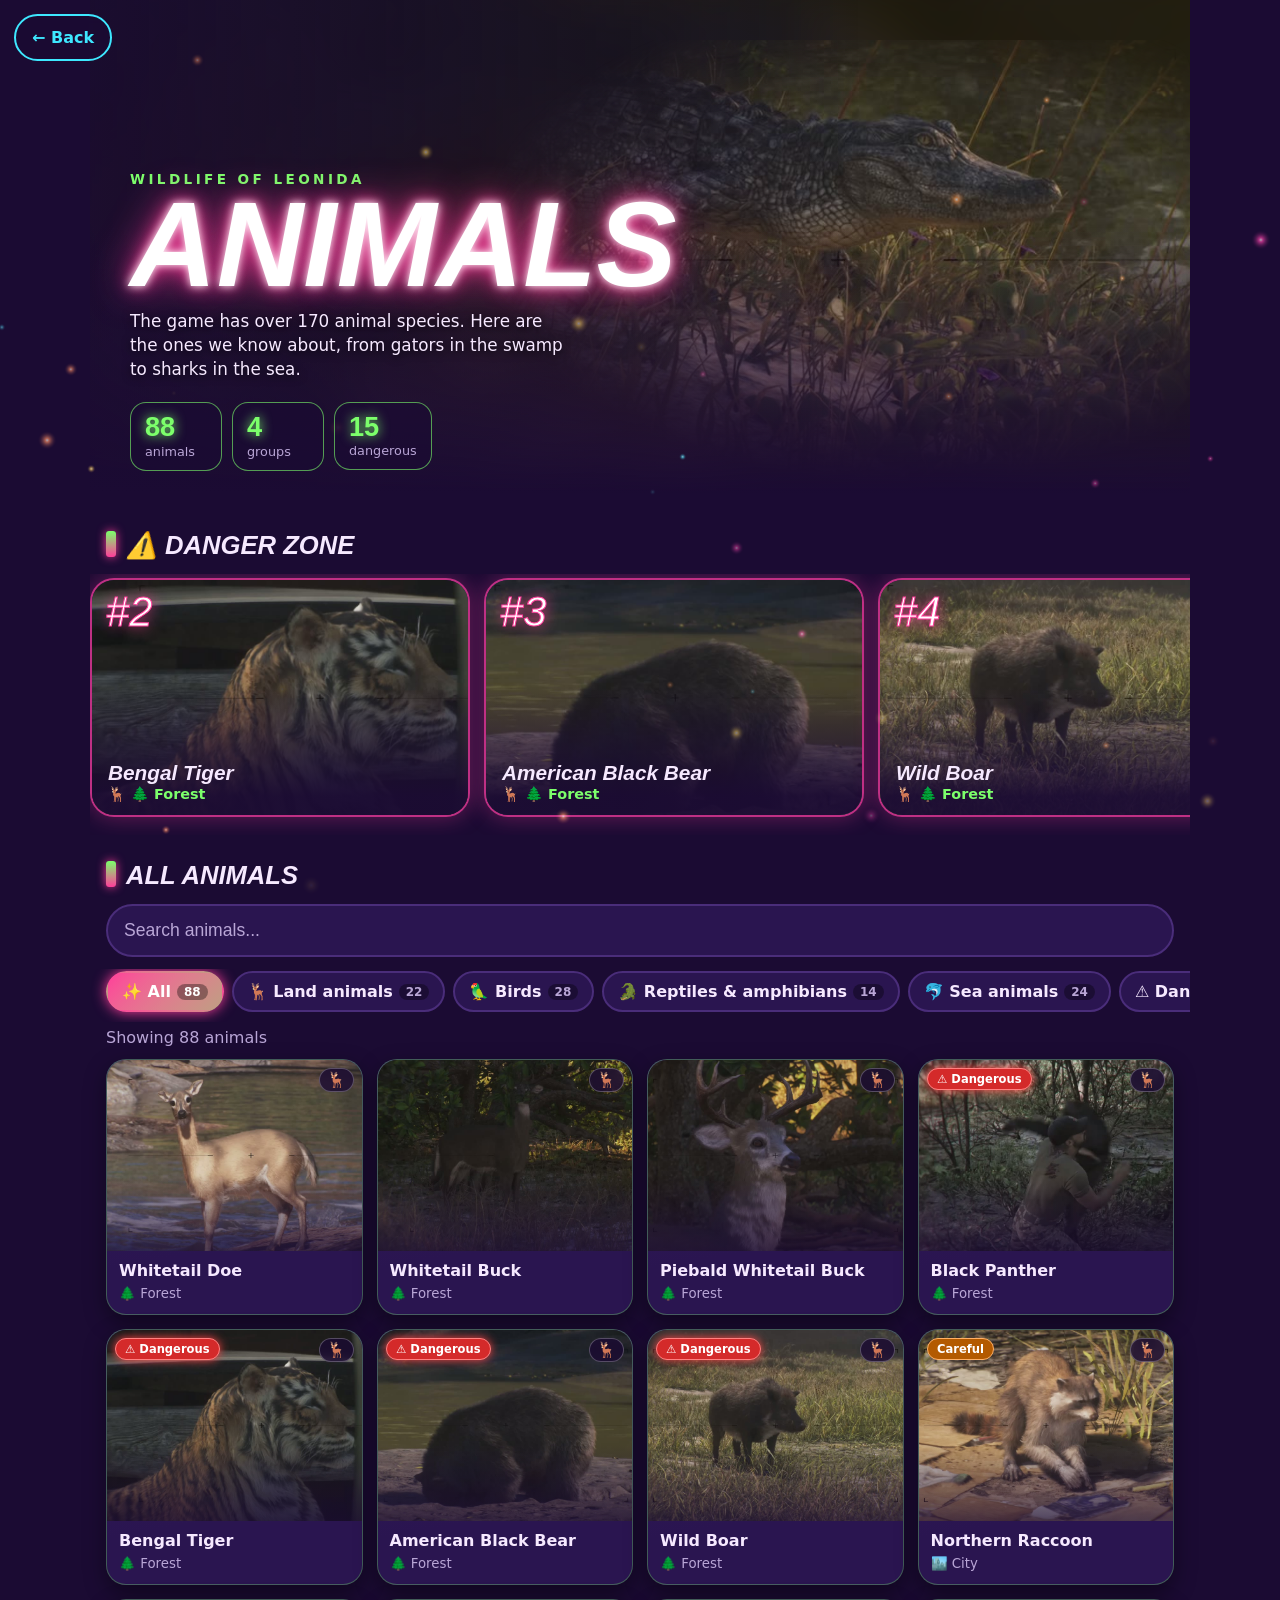
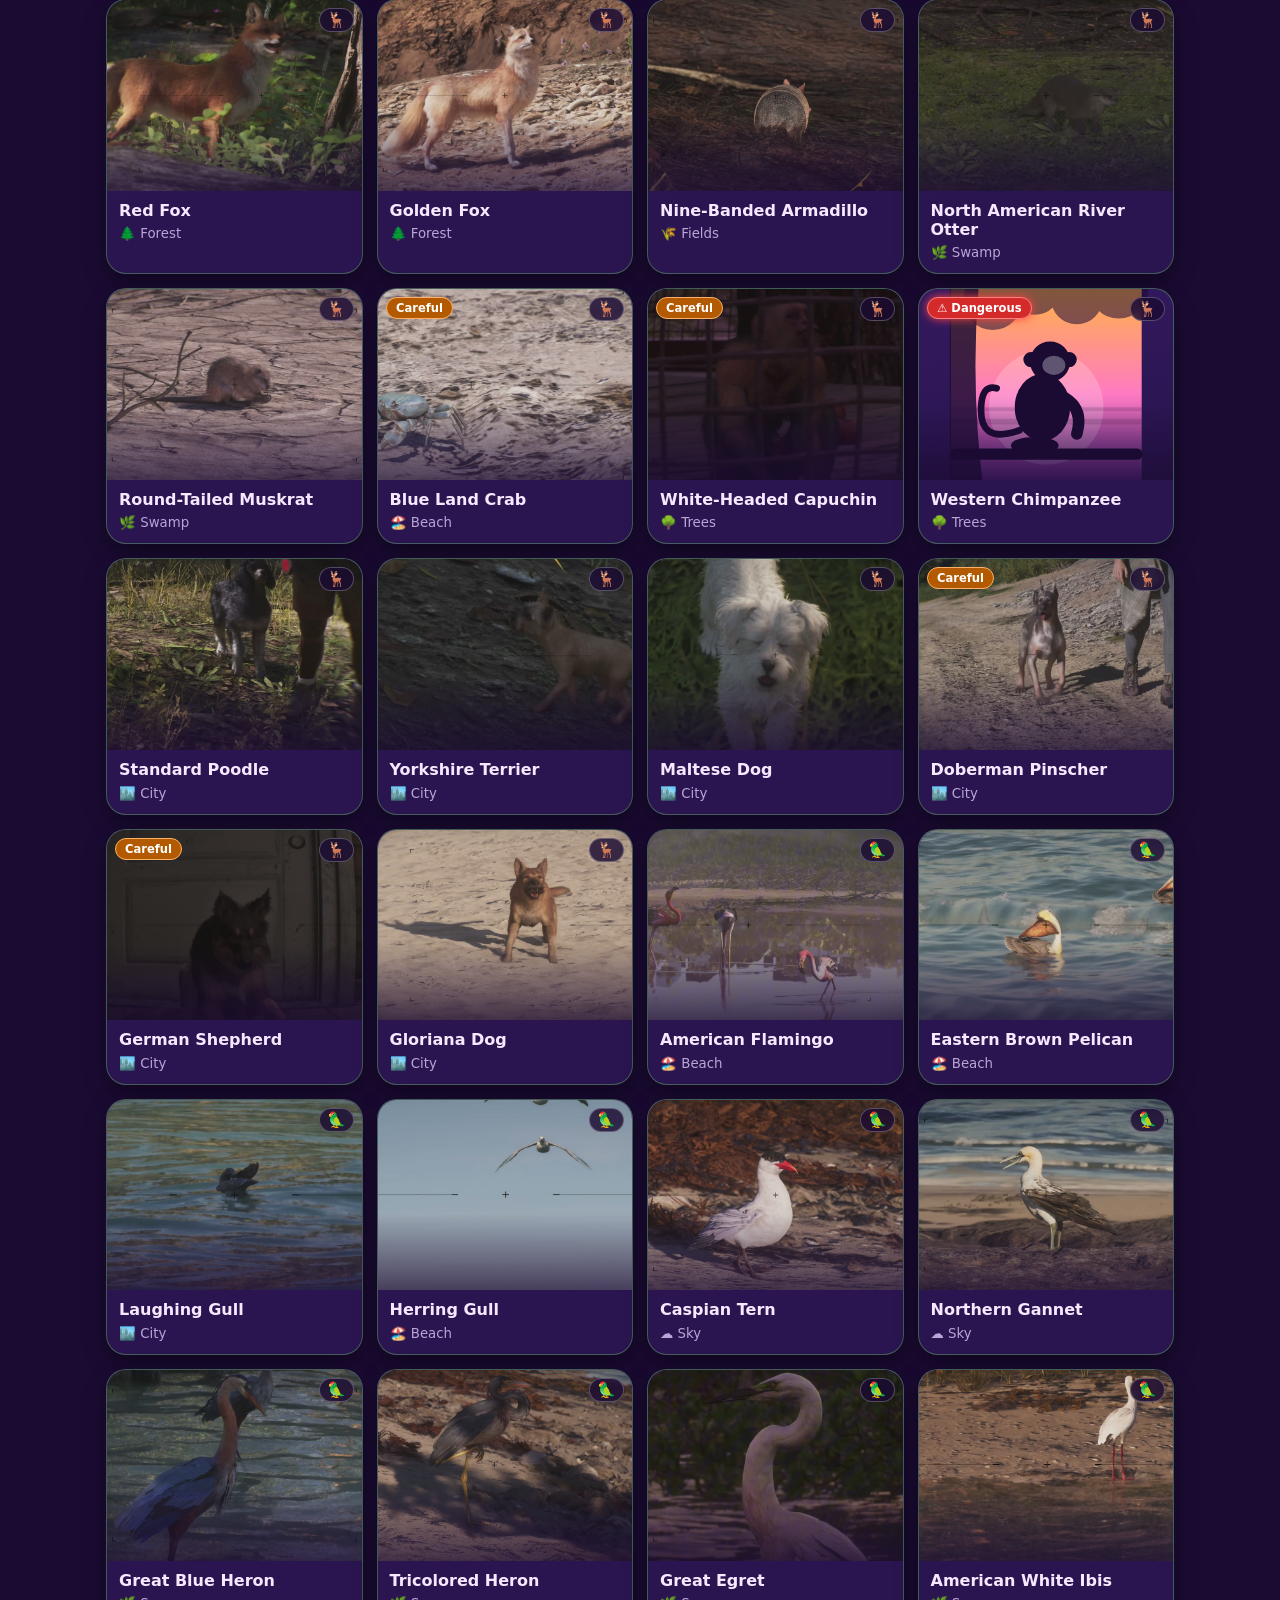
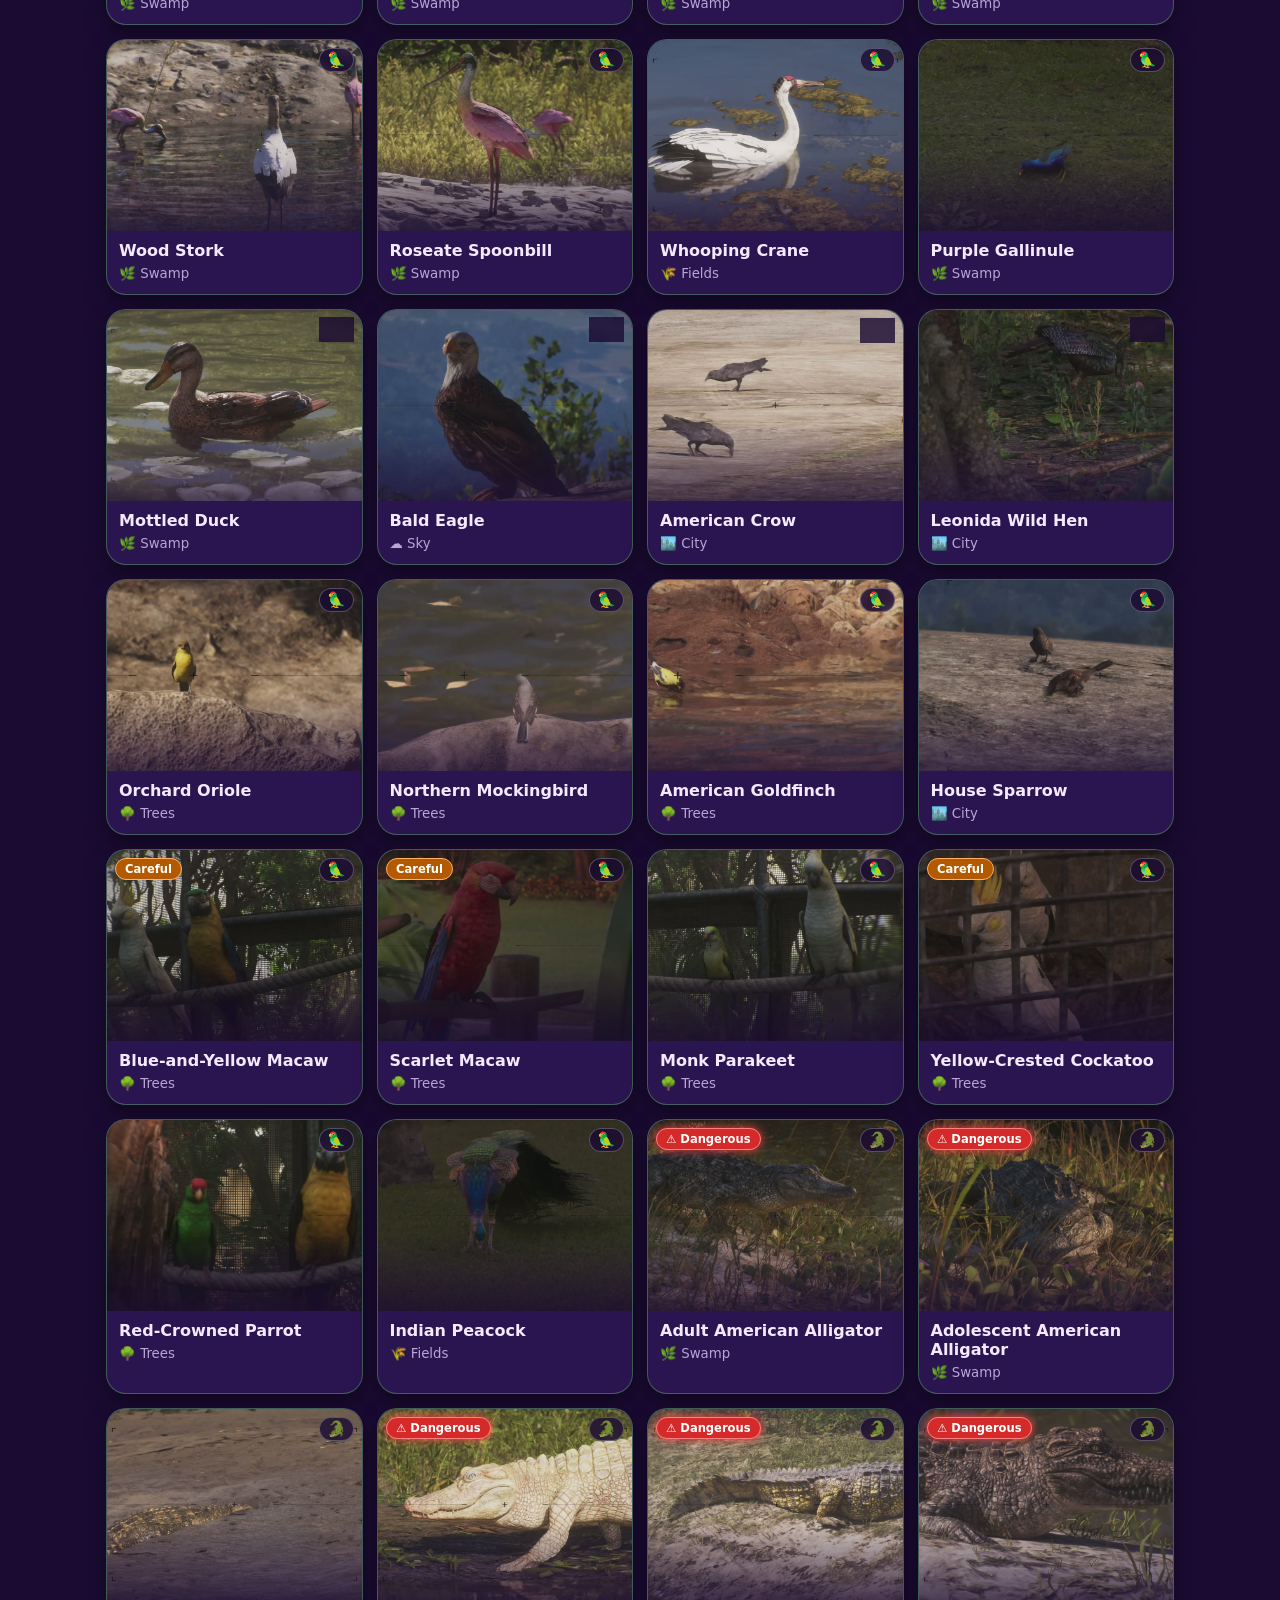
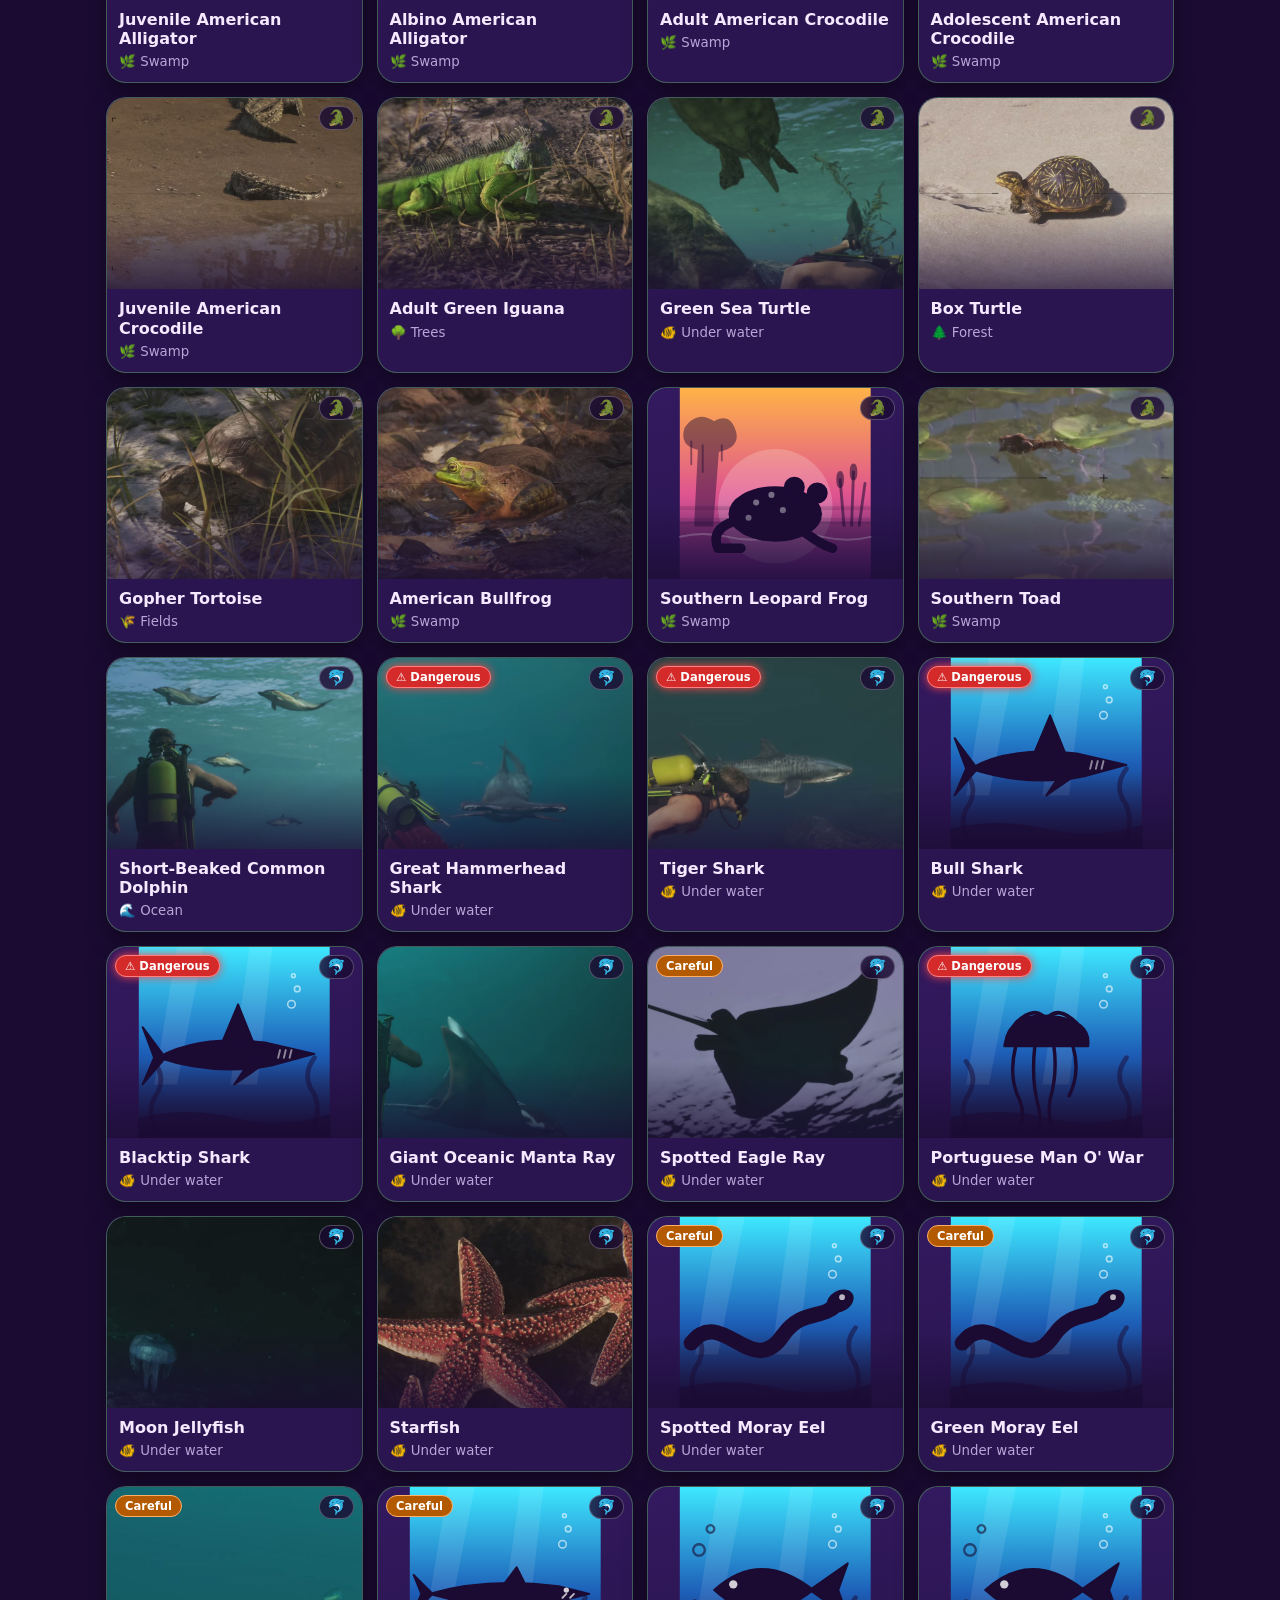
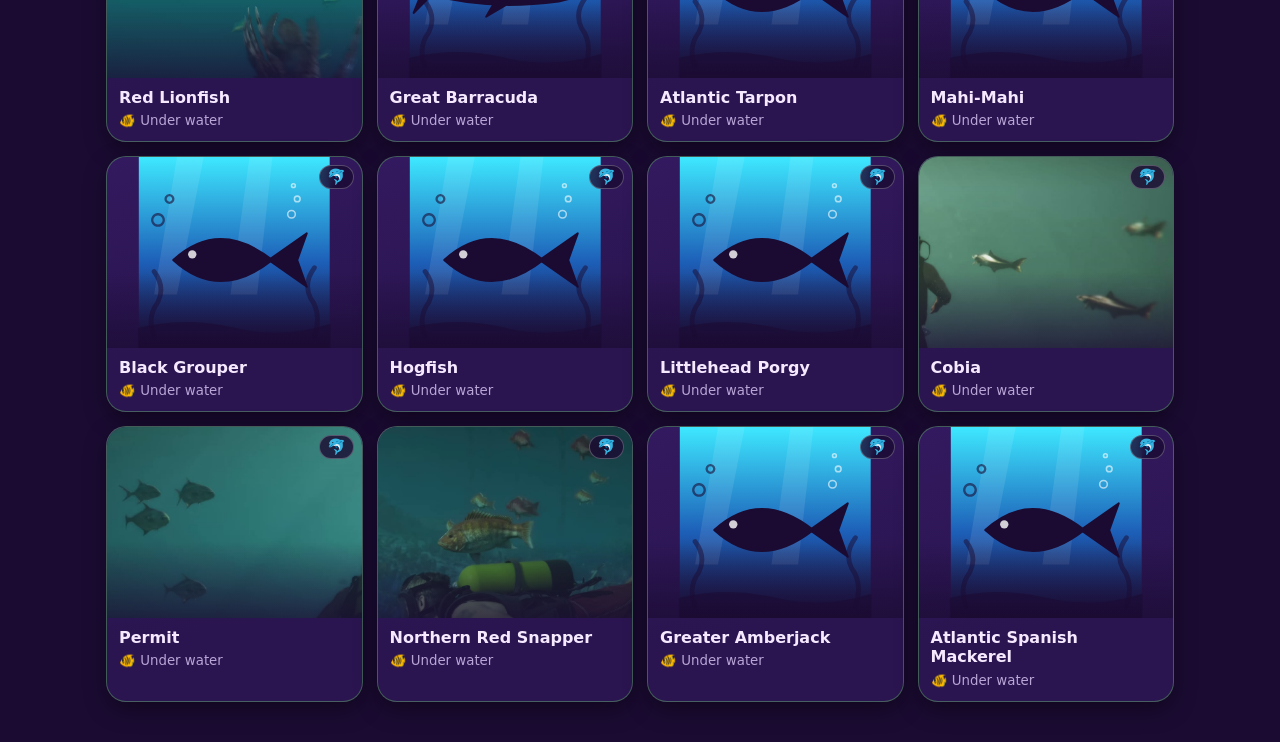
<file: dyr.html>
<!DOCTYPE html>
<html lang="en">
<head>
  <meta charset="UTF-8">
  <meta name="viewport" content="width=device-width, initial-scale=1">
  <title>Animals – GTA 6</title>
  <meta name="description" content="All the animals in GTA 6, from alligators in the swamps to dolphins off the coast of Leonida.">
  <meta property="og:title" content="Animals – GTA 6">
  <meta property="og:description" content="All the animals in GTA 6, from alligators in the swamps to dolphins off the coast of Leonida.">
  <meta property="og:image" content="https://tir3bz.github.io/vice-city/billeder/vicecity/leonida-kunst.jpg">
  <link rel="stylesheet" href="style.css">
  <link rel="stylesheet" href="samling.css">
  <link rel="stylesheet" href="effekter.css">
</head>
<body class="sam dyr-side" style="--tema: #7cff6b; --tema2: #ff3d9a">
  <main>
    <a class="tilbage" href="udforsk.html">&larr; Back</a>
  </main>

  <script src="data/dyr.js"></script>
  <script src="data/dyr-tegninger.js"></script>
  <script src="samling.js"></script>
  <script>
    function faktaAf(d, navn) {
      const f = d.fakta.find((f) => f.navn === navn);
      return f ? f.vaerdi : "";
    }

    // Hvor farligt er dyret? 0 = ikke farligt, 3 = meget farligt.
    function fareAf(d) {
      const v = faktaAf(d, "Dangerous").toLowerCase();
      if (!v || v === "no") return 0;
      if (v.startsWith("yes")) return 3;
      if (v.includes("little") || v.includes("mild")) return 1;
      return 2;
    }
    const fareFarver = ["#7cff6b", "#ffd23f", "#ff8a3d", "#ff4545"];
    const fareNavne = ["Harmless", "A little", "Careful", "Dangerous"];

    const gruppeIkoner = {
      "Land animals": "🦌",
      "Birds": "🦜",
      "Reptiles & amphibians": "🐊",
      "Sea animals": "🐬"
    };

    // Hvor dyret lever (scene fra data/dyr.js).
    const steder = {
      by: "🏙️ City", havOver: "🌊 Ocean", havUnder: "🐠 Under water", himmel: "☁️ Sky",
      mark: "🌾 Fields", skov: "🌲 Forest", strand: "🏖️ Beach", sump: "🌿 Swamp", trae: "🌳 Trees"
    };

    const billede = (d) => d.billede
      ? `<img src="${d.billede}" alt="${d.navn}" loading="lazy">`
      : lavDyrTegning(d);

    const farlige = dyr.filter((d) => fareAf(d) === 3 && d.billede);
    const helteDyr = dyr.find((d) => d.navn.includes("Alligator") && d.billede) || farlige[0] || dyr[0];

    lavSamling({
      liste: dyr,
      enhed: "animals",
      helt: {
        lille: "Wildlife of Leonida",
        titel: "Animals",
        tekst: "The game has over 170 animal species. Here are the ones we know about, from gators in the swamp to sharks in the sea.",
        billede: helteDyr.billede,
        tal: [
          { tal: dyr.length, tekst: "animals" },
          { tal: Object.keys(gruppeIkoner).length, tekst: "groups" },
          { tal: dyr.filter((d) => fareAf(d) === 3).length, tekst: "dangerous" }
        ]
      },
      spot: {
        titel: "⚠️ Danger zone",
        liste: farlige,
        under: (d) => `${gruppeIkoner[d.gruppe] || ""} ${steder[d.scene] || d.gruppe}`
      },
      gruppeAf: (d) => d.gruppe,
      gruppeIkoner,
      ekstraFilter: { navn: "⚠️ Dangerous", test: (d) => fareAf(d) >= 2 },
      billede,
      badges: (d) => {
        const fare = fareAf(d);
        return `<span class="sam-badge sam-badge-hoejre">${gruppeIkoner[d.gruppe] || "🐾"}</span>` +
          (fare === 3 ? `<span class="sam-badge sam-badge-venstre sam-badge-fare">⚠️ Dangerous</span>`
            : fare === 2 ? `<span class="sam-badge sam-badge-venstre sam-badge-pas">Careful</span>` : "");
      },
      flise: (d) => `<small>${steder[d.scene] || d.gruppe}</small>`,
      undertitel: (d) => `${gruppeIkoner[d.gruppe] || ""} ${d.gruppe}`,
      detaljer: (d) => {
        const fare = fareAf(d);
        const ekstra = d.fakta.filter((f) => f.navn !== "Dangerous" && f.navn !== "In real life");
        const ivirkeligheden = faktaAf(d, "In real life");
        return `
          <div class="sam-boks">
            <h3>Danger: ${fareNavne[fare]}</h3>
            <div class="sam-fare" style="--fare:${fareFarver[fare]}">
              ${[1, 2, 3].map((n) => `<span class="${n <= fare ? "til" : ""}"></span>`).join("")}
            </div>
            <p style="margin:0">${faktaAf(d, "Dangerous") || "No"}</p>
          </div>
          ${ivirkeligheden ? `<div class="sam-vidste"><strong>🤓 Did you know?</strong>${ivirkeligheden}</div>` : ""}
          <div class="sam-fakta">
            <div><strong>Group</strong>${d.gruppe}</div>
            <div><strong>Lives in</strong>${steder[d.scene] || "Leonida"}</div>
            ${ekstra.map((f) => `<div><strong>${f.navn}</strong>${f.vaerdi}</div>`).join("")}
          </div>`;
      }
    });
  </script>
  <script src="effekter.js"></script>
  <script src="overgang.js"></script>
</body>
</html>
</file>
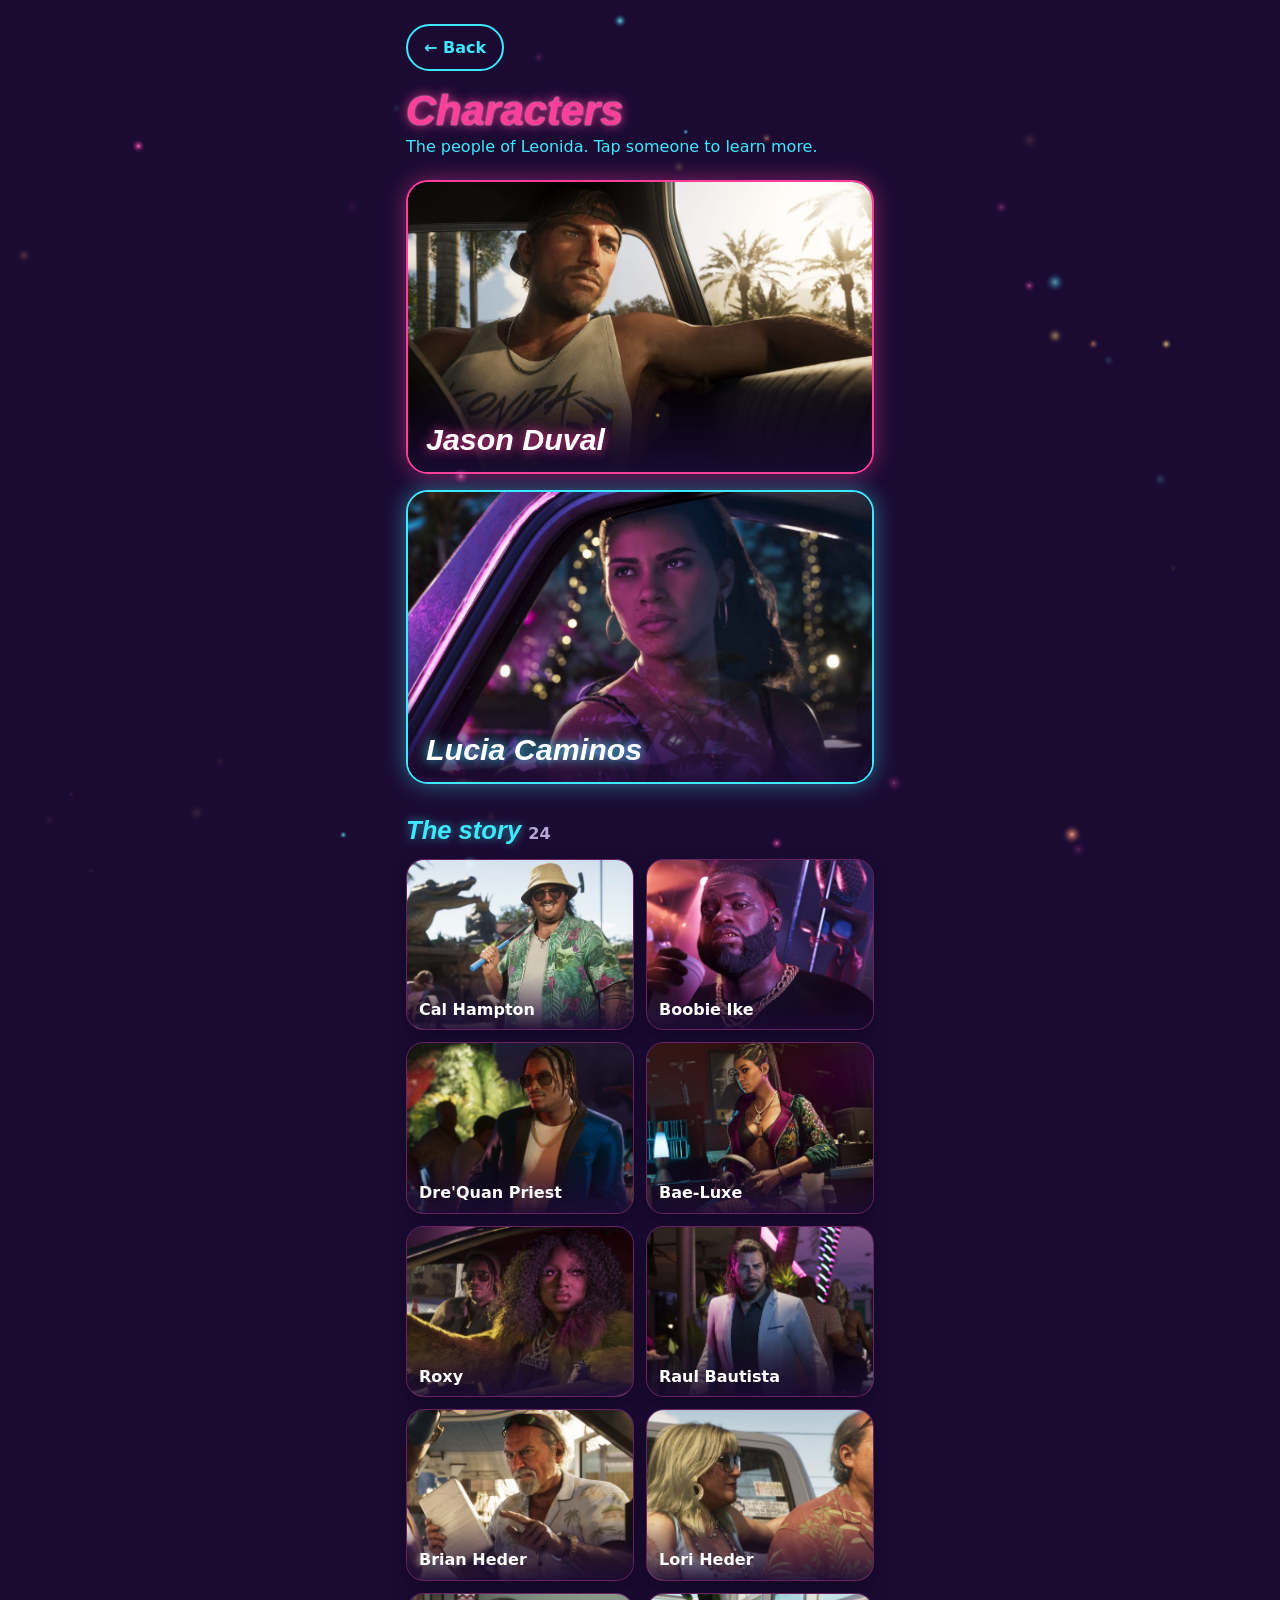
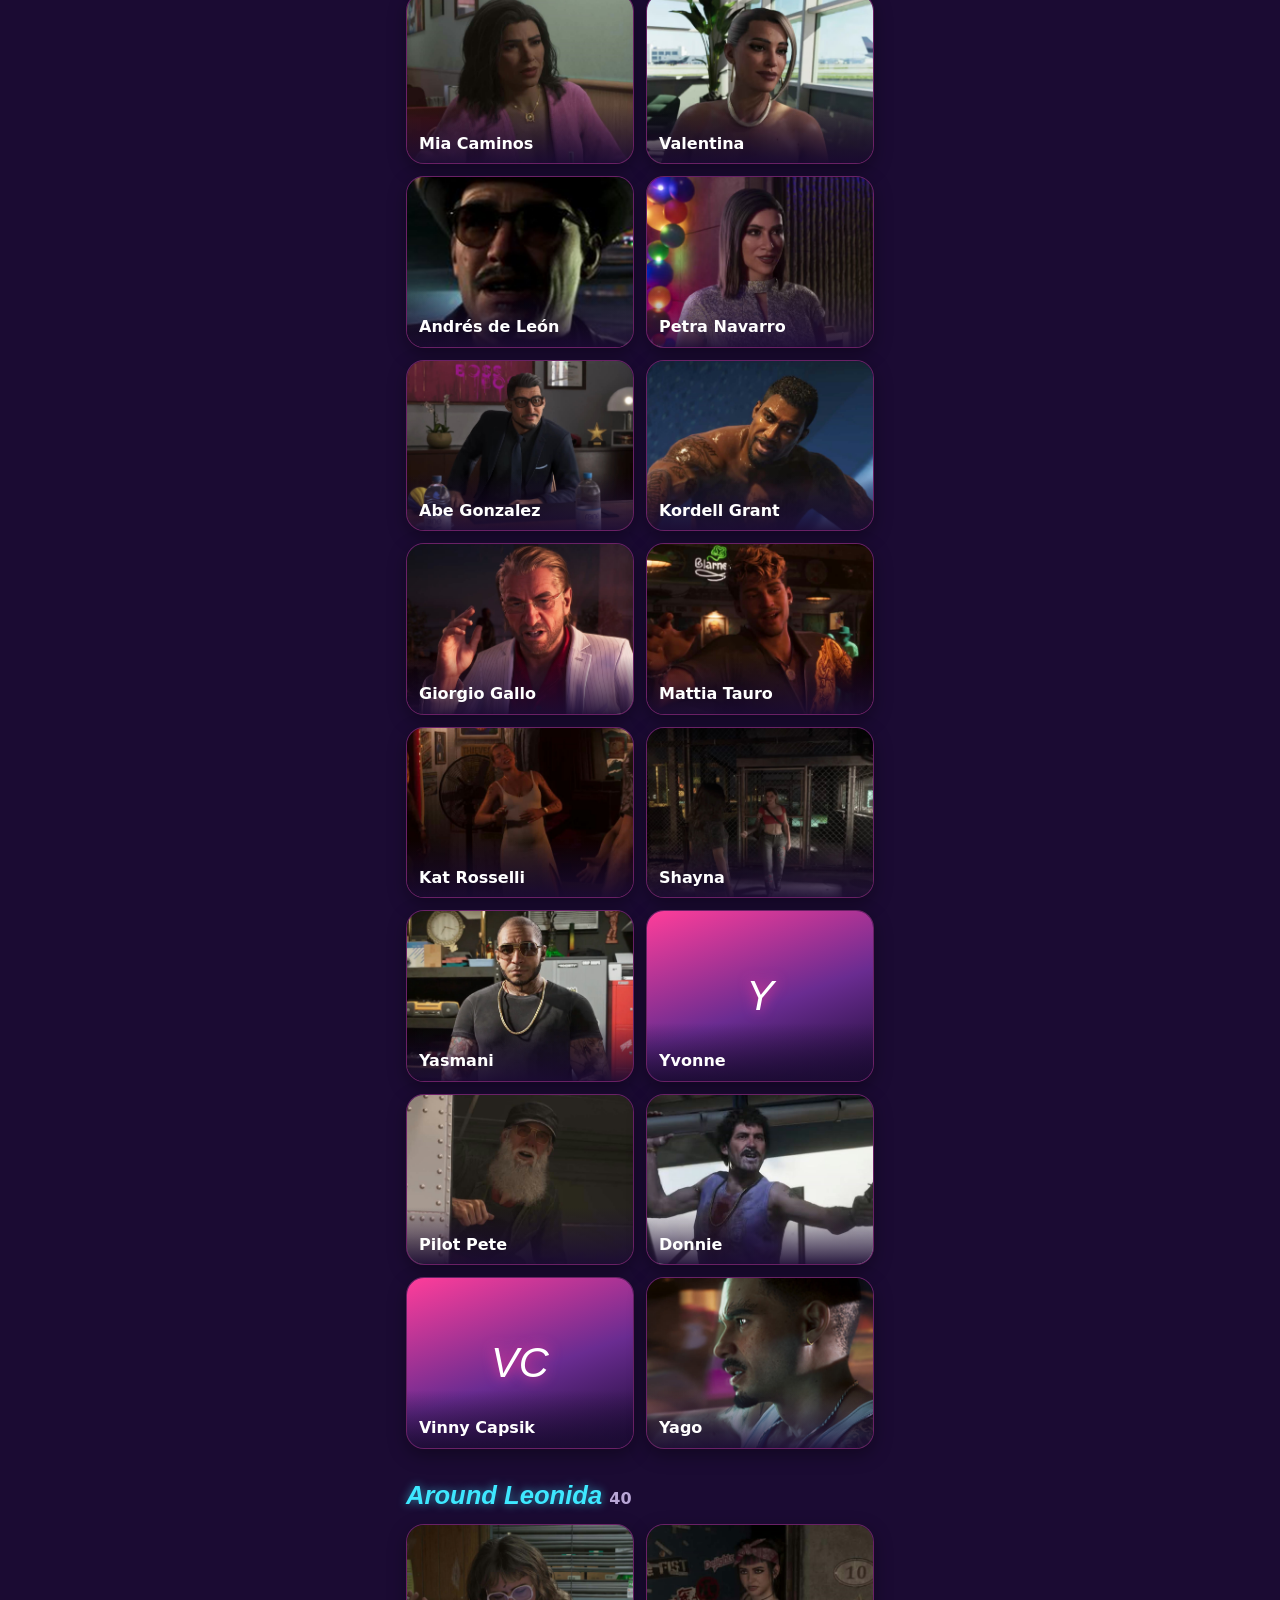
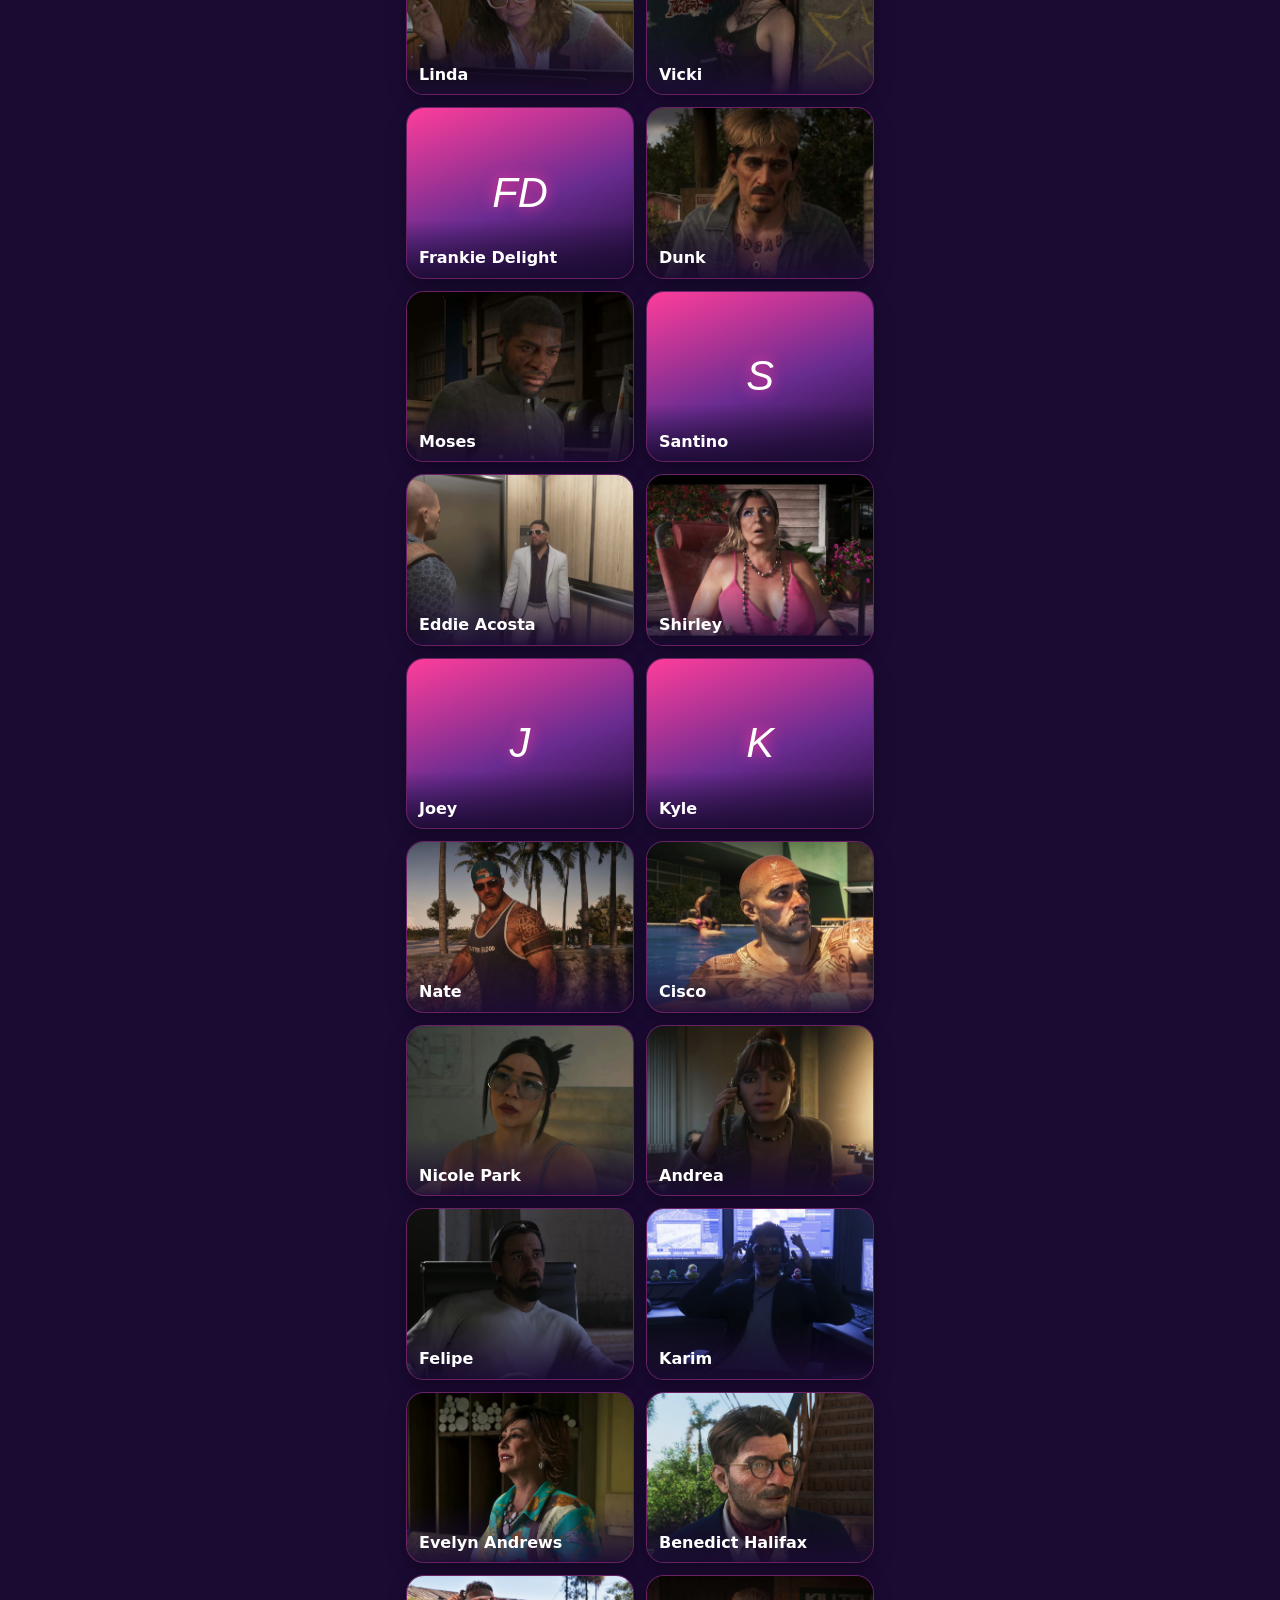
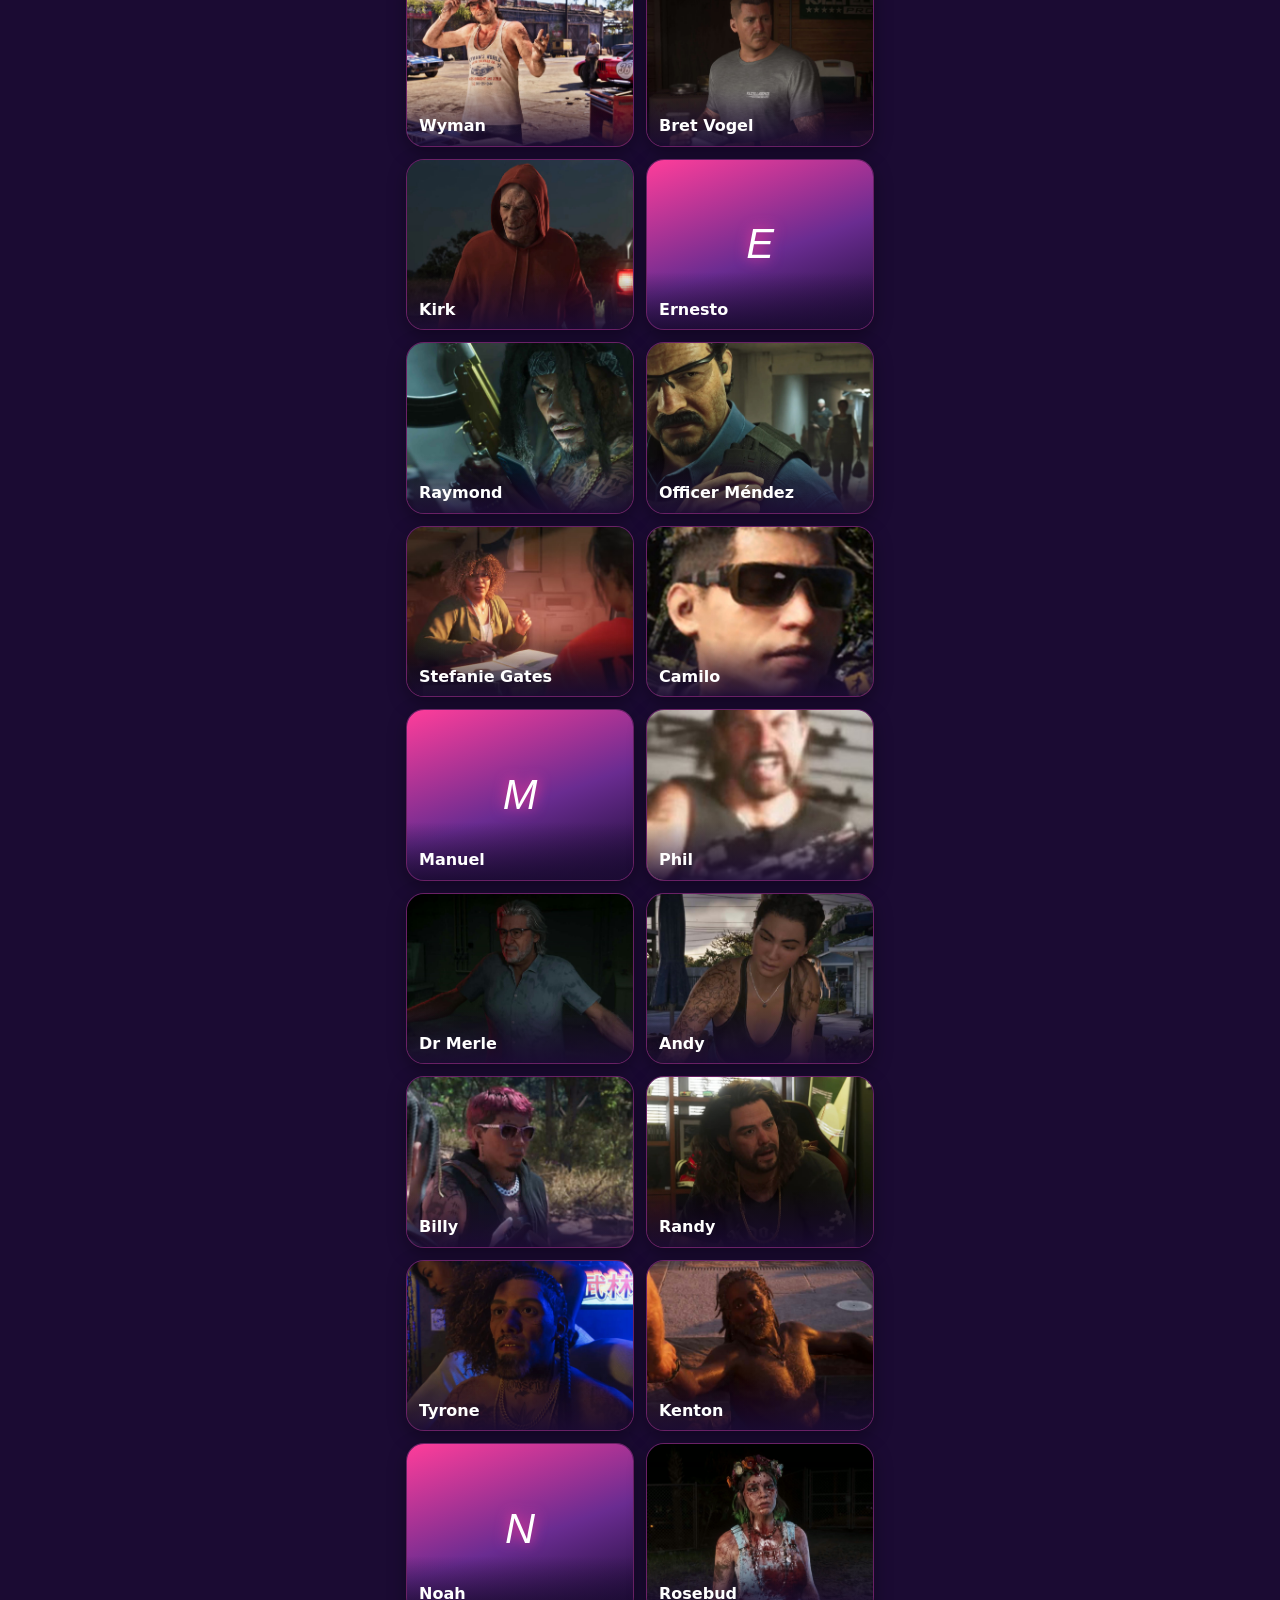
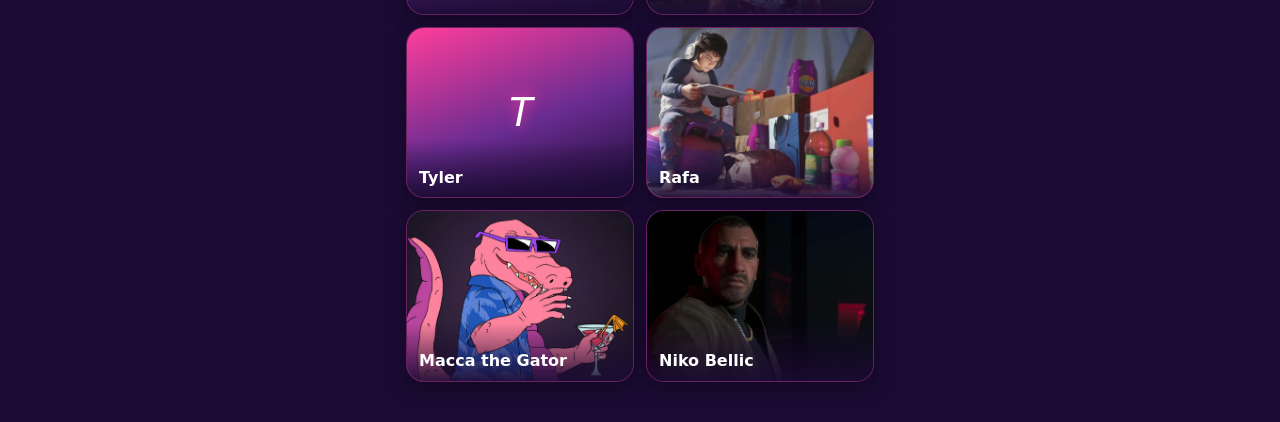
<file: karakterer.html>
<!DOCTYPE html>
<html lang="en">
<head>
  <meta charset="UTF-8">
  <meta name="viewport" content="width=device-width, initial-scale=1">
  <title>Characters – GTA 6</title>
  <meta name="description" content="Meet the characters of GTA 6: Jason, Lucia and the people they run into in Leonida.">
  <meta property="og:title" content="Characters – GTA 6">
  <meta property="og:description" content="Meet the characters of GTA 6: Jason, Lucia and the people they run into in Leonida.">
  <meta property="og:image" content="https://tir3bz.github.io/vice-city/billeder/vicecity/leonida-kunst.jpg">
  <link rel="stylesheet" href="style.css">
  <link rel="stylesheet" href="effekter.css">
</head>
<body>
  <main>
    <a class="tilbage" href="udforsk.html">&larr; Back</a>
    <h1>Characters</h1>
    <p class="undertitel">The people of Leonida. Tap someone to learn more.</p>

    <!-- Jason og Lucia: store plakater -->
    <div id="hovedpersoner" class="hovedpersoner"></div>

    <h2 class="afsnit">The story <span id="antal-story"></span></h2>
    <div id="story" class="portraetter"></div>

    <h2 class="afsnit">Around Leonida <span id="antal-side"></span></h2>
    <div id="side" class="portraetter"></div>
  </main>

  <!-- Vinduet der åbner, når man trykker på en karakter -->
  <dialog id="detaljer" class="bred">
    <div class="detaljer-billede"></div>
    <div class="detaljer-tekst">
      <h2></h2>
      <p></p>
      <ul></ul>
    </div>
    <button class="luk">Close</button>
  </dialog>

  <script src="data/karakterer.js"></script>
  <script src="galleri.js"></script>
  <script>
    // Hvilken rolle har karakteren? (står som første fakta)
    function rolleAf(k) {
      const f = k.fakta.find((f) => f.navn === "Role");
      return f ? f.vaerdi : "";
    }

    // Karakterer uden billede får et neon-kort med deres forbogstaver.
    function lavInitialer(k) {
      const bogstaver = k.navn.split(" ").map((d) => d[0]).join("").slice(0, 2);
      return `<div class="initialer">${bogstaver}</div>`;
    }

    // Laver én karakter som en knap med billede og navn oven på.
    function lavKarakter(k, klasse) {
      const knap = document.createElement("button");
      knap.className = klasse;
      knap.innerHTML = k.billede ? `<img src="${k.billede}" alt="" loading="lazy">` : lavInitialer(k);
      const navn = document.createElement("span");
      navn.className = "karakter-navn";
      navn.textContent = k.navn;
      knap.appendChild(navn);
      knap.onclick = () => visDetaljer(k, lavInitialer);
      return knap;
    }

    const grupper = { "Main character": "hovedpersoner", "Story": "story", "Side character": "side" };
    for (const k of karakterer) {
      const sted = grupper[rolleAf(k)] || "side";
      const klasse = sted === "hovedpersoner" ? "plakat" : "portraet";
      document.getElementById(sted).appendChild(lavKarakter(k, klasse));
    }

    document.getElementById("antal-story").textContent = document.getElementById("story").children.length;
    document.getElementById("antal-side").textContent = document.getElementById("side").children.length;
  </script>
  <script src="effekter.js"></script>
  <script src="overgang.js"></script>
</body>
</html>
</file>
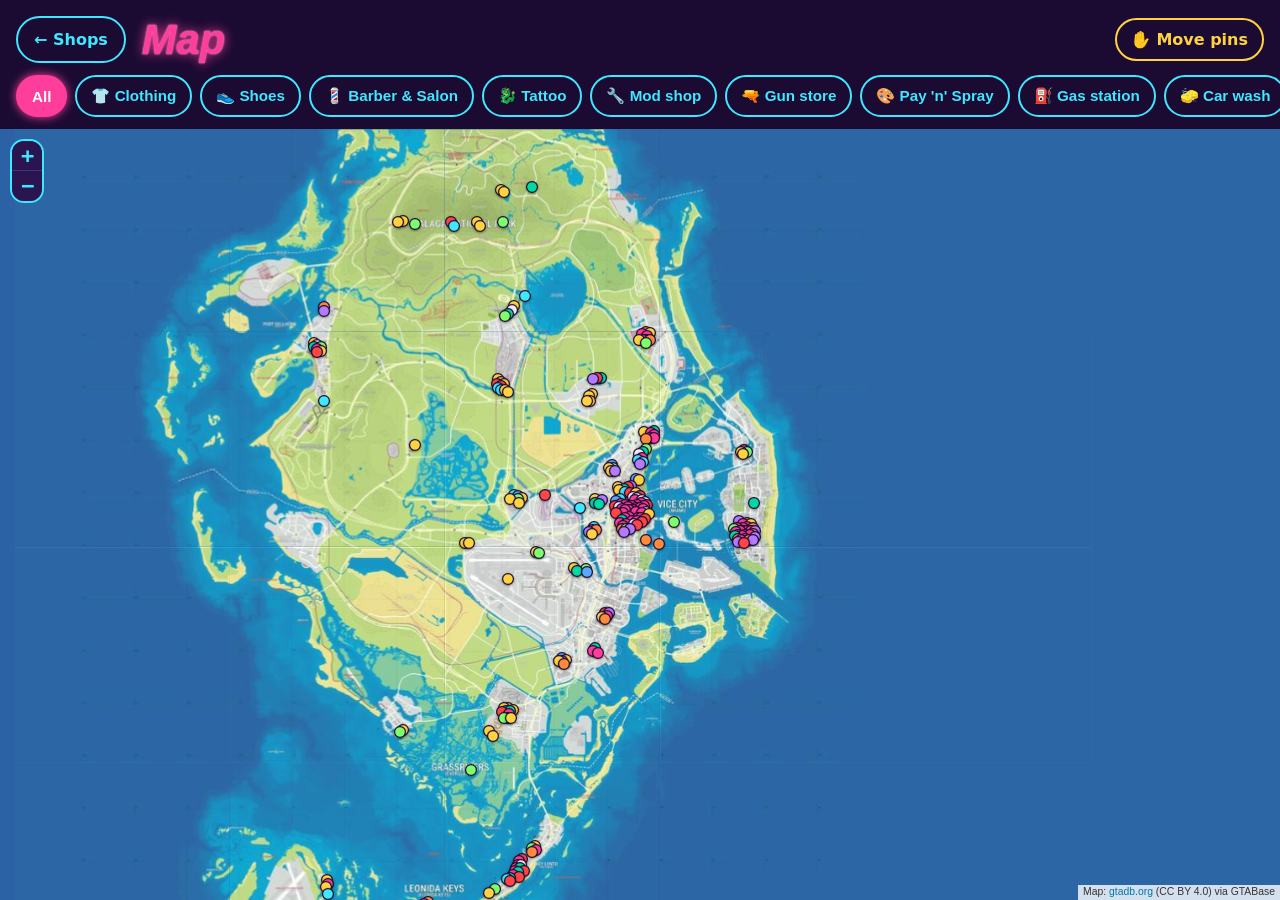
<file: landkort.html>
<!DOCTYPE html>
<html lang="en">
<head>
  <meta charset="UTF-8">
  <meta name="viewport" content="width=device-width, initial-scale=1">
  <title>Map – GTA 6</title>
  <meta name="description" content="A map of the shops in GTA 6's Leonida.">
  <meta property="og:title" content="Map – GTA 6">
  <meta property="og:description" content="A map of the shops in GTA 6's Leonida.">
  <meta property="og:image" content="https://tir3bz.github.io/vice-city/billeder/vicecity/leonida-kunst.jpg">
  <link rel="stylesheet" href="vendor/leaflet/leaflet.css">
  <link rel="stylesheet" href="style.css">
</head>
<body class="kort-side">
  <header class="kort-top">
    <a class="tilbage" href="butikker.html">&larr; Shops</a>
    <h1>Map</h1>
    <button id="flyt-knap" class="flyt-knap">✋ Move pins</button>
  </header>
  <div id="typer" class="typer kort-typer"></div>

  <!-- Vises når man flytter nåle -->
  <div id="flyt-bar" class="flyt-bar" hidden>
    <span>Drag a pin to where the shop really is.</span>
    <button id="kopier">Copy</button>
    <button id="nulstil">Reset</button>
  </div>

  <!-- Selve kortet. Træk for at flytte, knib eller scroll for at zoome. -->
  <div id="kortplads" class="kortplads"></div>

  <!-- Boksen nederst, når man trykker på en nål -->
  <div id="info" class="kort-info" hidden>
    <button class="info-luk" aria-label="Close">&times;</button>
    <h2></h2>
    <p class="info-type"></p>
    <p class="info-tekst"></p>
  </div>

  <script src="vendor/leaflet/leaflet.js"></script>
  <script src="data/butikker.js"></script>
  <script src="data/butik-placeringer.js"></script>
  <script src="data/landkort.js"></script>
  <script>
    const info = document.getElementById("info");
    const typerPlads = document.getElementById("typer");
    const flytKnap = document.getElementById("flyt-knap");
    const flytBar = document.getElementById("flyt-bar");
    const kort = lavLandkort("kortplads");
    const naale = L.layerGroup().addTo(kort);

    // Kommer man fra en butik (landkort.html?butik=12), viser vi den.
    const adresse = new URLSearchParams(location.search);
    let valgt = adresse.has("butik") ? Number(adresse.get("butik")) : null;
    let valgtType = "All";
    let flytter = false;

    // ---------- Typeknapper ----------
    const alleTyper = ["All"];
    for (const b of butikker) {
      if (!alleTyper.includes(b.type)) alleTyper.push(b.type);
    }
    for (const type of alleTyper) {
      const knap = document.createElement("button");
      knap.className = "type-knap";
      knap.textContent = (typeLogoer[type] ? typeLogoer[type] + " " : "") + type;
      knap.dataset.type = type;
      knap.onclick = () => {
        valgtType = type;
        tegnNaale();
      };
      typerPlads.appendChild(knap);
    }

    // ---------- Nålene ----------
    function tegnNaale() {
      naale.clearLayers();
      const vis = butikker
        .map((b, i) => i)
        .filter((i) => i !== valgt && (valgtType === "All" || butikker[i].type === valgtType));
      if (valgt !== null) vis.push(valgt); // den valgte tegnes til sidst, så den ligger øverst

      for (const i of vis) {
        const naal = lavNaal(naale, i, i === valgt, flytter);
        naal.on("click", () => vaelg(i, false));
        naal.on("dragend", () => {
          const p = fraKortPunkt(naal.getLatLng());
          gemPlacering(i, p.x, p.y);
          vaelg(i, false);
        });
      }

      for (const knap of typerPlads.children) {
        knap.classList.toggle("valgt", knap.dataset.type === valgtType);
      }
    }

    // ---------- Vælg en butik ----------
    function vaelg(i, flyvTil) {
      valgt = i;
      const b = butikker[i];
      const omraade = b.fakta.find((f) => f.navn === "Area");
      info.querySelector("h2").textContent = (typeLogoer[b.type] || "") + " " + b.navn;
      info.querySelector(".info-type").textContent =
        b.type + " · " + (omraade ? omraade.vaerdi : b.region);
      info.querySelector(".info-tekst").textContent = butikPunkter[i].flyttet
        ? "You moved this pin yourself."
        : "The pin shows the area. The shop may be a little further away.";
      info.style.setProperty("--prik", typeFarver[b.type] || "#fff");
      info.hidden = false;

      if (flyvTil) {
        const p = butikPunkter[i];
        kort.setView(kortPunkt(p.x, p.y), 4);
      }
      tegnNaale();
    }

    info.querySelector(".info-luk").onclick = () => {
      info.hidden = true;
      valgt = null;
      tegnNaale();
    };

    // ---------- Flyt nåle ----------
    flytKnap.onclick = () => {
      flytter = !flytter;
      flytKnap.classList.toggle("til", flytter);
      flytKnap.textContent = flytter ? "✔ Done" : "✋ Move pins";
      flytBar.hidden = !flytter;
      tegnNaale();
    };

    // Kopierer de flyttede placeringer, så de kan sættes ind i data/butik-placeringer.js.
    document.getElementById("kopier").onclick = async () => {
      const flyttede = hentFlyttede();
      const linjer = Object.entries(flyttede)
        .map(([noegle, [x, y]]) => `  ${JSON.stringify(noegle)}: [${x}, ${y}],`);
      if (linjer.length === 0) {
        alert("You have not moved any pins yet.");
        return;
      }
      const tekst = linjer.join("\n");
      try {
        await navigator.clipboard.writeText(tekst);
        alert("Copied " + linjer.length + " pins. Paste them into data/butik-placeringer.js.");
      } catch (e) {
        prompt("Copy this text:", tekst);
      }
    };

    document.getElementById("nulstil").onclick = () => {
      if (!confirm("Put all pins you moved back where they were?")) return;
      localStorage.removeItem(gemteNoegle);
      location.reload();
    };

    tegnNaale();
    if (valgt !== null && butikker[valgt]) vaelg(valgt, true);

    // Kommer man fra "Only in Leonida" (landkort.html?sted=Vice%20City), flyver vi derhen.
    const sted = adresse.get("sted");
    if (sted && steder[sted]) kort.setView(kortPunkt(steder[sted][0], steder[sted][1]), 3);
  </script>
  <script src="overgang.js"></script>
</body>
</html>
</file>
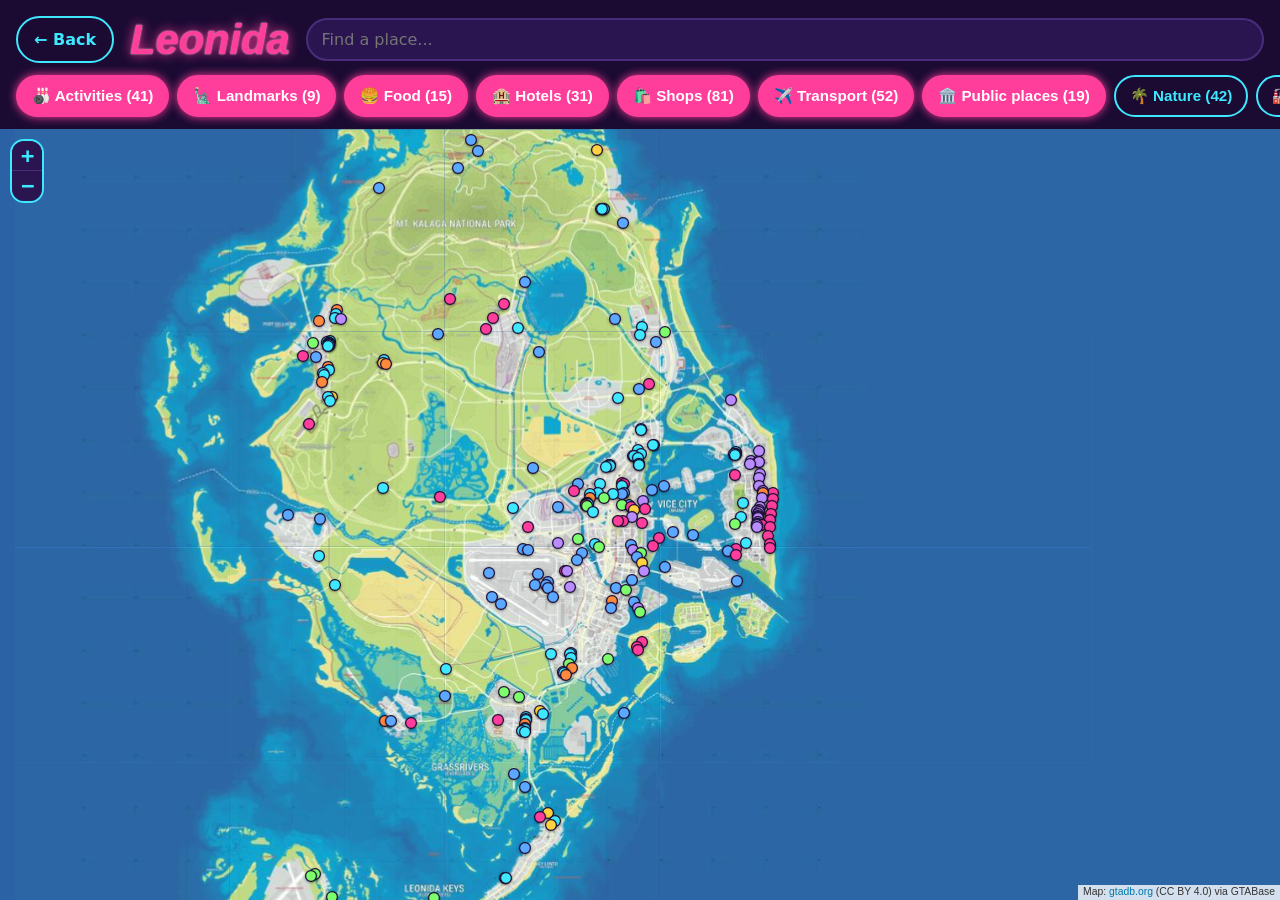
<file: leonida-kort.html>
<!DOCTYPE html>
<html lang="en">
<head>
  <meta charset="UTF-8">
  <meta name="viewport" content="width=device-width, initial-scale=1">
  <title>Leonida Map – GTA 6</title>
  <meta name="description" content="A map of GTA 6's Leonida with hundreds of named places: activities, landmarks, food, hotels and more.">
  <meta property="og:title" content="Leonida Map – GTA 6">
  <meta property="og:description" content="A map of GTA 6's Leonida with hundreds of named places: activities, landmarks, food, hotels and more.">
  <meta property="og:image" content="https://tir3bz.github.io/vice-city/billeder/vicecity/leonida-kunst.jpg">
  <link rel="stylesheet" href="vendor/leaflet/leaflet.css">
  <link rel="stylesheet" href="style.css">
</head>
<body class="kort-side">
  <header class="kort-top">
    <a class="tilbage" href="udforsk.html">&larr; Back</a>
    <h1>Leonida</h1>
    <input id="soeg" class="kort-soeg" type="search" placeholder="Find a place...">
  </header>

  <!-- Kategorierne. Tryk for at vise eller skjule dem på kortet. -->
  <div id="typer" class="typer kort-typer"></div>

  <!-- Selve kortet. Træk for at flytte, knib eller scroll for at zoome. -->
  <div id="kortplads" class="kortplads"></div>

  <!-- Boksen nederst, når man trykker på et sted -->
  <div id="info" class="kort-info" hidden>
    <button class="info-luk" aria-label="Close">&times;</button>
    <h2></h2>
    <p class="info-type"></p>
    <p class="info-tekst"></p>
  </div>

  <script src="vendor/leaflet/leaflet.js"></script>
  <script src="data/butikker.js"></script>
  <script src="data/landkort.js"></script>
  <script src="data/steder.js"></script>
  <script>
    // Hver kategori: logo, farve, og om den vises fra start.
    const kategorier = {
      "Activities":    { logo: "🎳", farve: "#ff3d9a", vis: true },
      "Landmarks":     { logo: "🗽", farve: "#ffd23f", vis: true },
      "Food":          { logo: "🍔", farve: "#ff8a3d", vis: true },
      "Hotels":        { logo: "🏨", farve: "#b98cff", vis: true },
      "Shops":         { logo: "🛍️", farve: "#3ee8ff", vis: true },
      "Transport":     { logo: "✈️", farve: "#5aa8ff", vis: true },
      "Public places": { logo: "🏛️", farve: "#7cff6b", vis: true },
      "Nature":        { logo: "🌴", farve: "#00d9a3", vis: false },
      "Industry":      { logo: "🏭", farve: "#9a9a9a", vis: false },
      "Other":         { logo: "📍", farve: "#f6e9ff", vis: false }
    };

    const info = document.getElementById("info");
    const typerPlads = document.getElementById("typer");
    const soeg = document.getElementById("soeg");
    const kort = lavLandkort("kortplads");
    const naale = L.layerGroup().addTo(kort);
    let valgt = null;

    // ---------- Kategoriknapper med antal ----------
    for (const [navn, k] of Object.entries(kategorier)) {
      const antal = leonidaSteder.filter((s) => s.kategori === navn).length;
      const knap = document.createElement("button");
      knap.className = "type-knap";
      knap.textContent = `${k.logo} ${navn} (${antal})`;
      knap.onclick = () => {
        k.vis = !k.vis;
        tegnNaale();
      };
      k.knap = knap;
      typerPlads.appendChild(knap);
    }

    // ---------- Nålene ----------
    function tegnNaale() {
      naale.clearLayers();
      const ord = soeg.value.trim().toLowerCase();
      leonidaSteder.forEach((s, i) => {
        const k = kategorier[s.kategori];
        // Søger man, vises alle steder, der passer – uanset kategori.
        const synlig = ord ? s.navn.toLowerCase().includes(ord) : k.vis;
        if (!synlig && i !== valgt) return;
        const ikon = L.divIcon({
          className: "naal-ikon" + (i === valgt ? " valgt" : ""),
          html: `<span style="--farve:${k.farve}">${k.logo}</span>`,
          iconSize: [30, 30],
          iconAnchor: [15, 15]
        });
        L.marker(kortPunkt(s.x, s.y), { icon: ikon, title: s.navn, zIndexOffset: i === valgt ? 1000 : 0, keyboard: false })
          .on("click", () => vaelg(i, false))
          .addTo(naale);
      });
      for (const k of Object.values(kategorier)) k.knap.classList.toggle("valgt", k.vis);
    }

    // ---------- Vælg et sted ----------
    function vaelg(i, flyvTil) {
      valgt = i;
      const s = leonidaSteder[i];
      const k = kategorier[s.kategori];
      info.querySelector("h2").textContent = k.logo + " " + s.navn;
      info.querySelector(".info-type").textContent = s.kategori + (s.sted ? " · " + s.sted : "");
      const noter = [];
      if (s.inde) noter.push("You can go inside.");
      if (s.usikker) noter.push("Not confirmed yet, so the name or spot may be a little off.");
      info.querySelector(".info-tekst").textContent = noter.join(" ");
      info.style.setProperty("--prik", k.farve);
      info.hidden = false;
      if (flyvTil) kort.setView(kortPunkt(s.x, s.y), 4);
      tegnNaale();
    }

    info.querySelector(".info-luk").onclick = () => {
      info.hidden = true;
      valgt = null;
      tegnNaale();
    };

    // ---------- Søgning ----------
    // Skriv for at se stederne. Tryk Enter for at flyve hen til det første.
    soeg.oninput = tegnNaale;
    soeg.onkeydown = (e) => {
      if (e.key !== "Enter") return;
      const ord = soeg.value.trim().toLowerCase();
      const i = leonidaSteder.findIndex((s) => s.navn.toLowerCase().includes(ord));
      if (ord && i >= 0) vaelg(i, true);
    };

    tegnNaale();
  </script>
  <script src="overgang.js"></script>
</body>
</html>
</file>
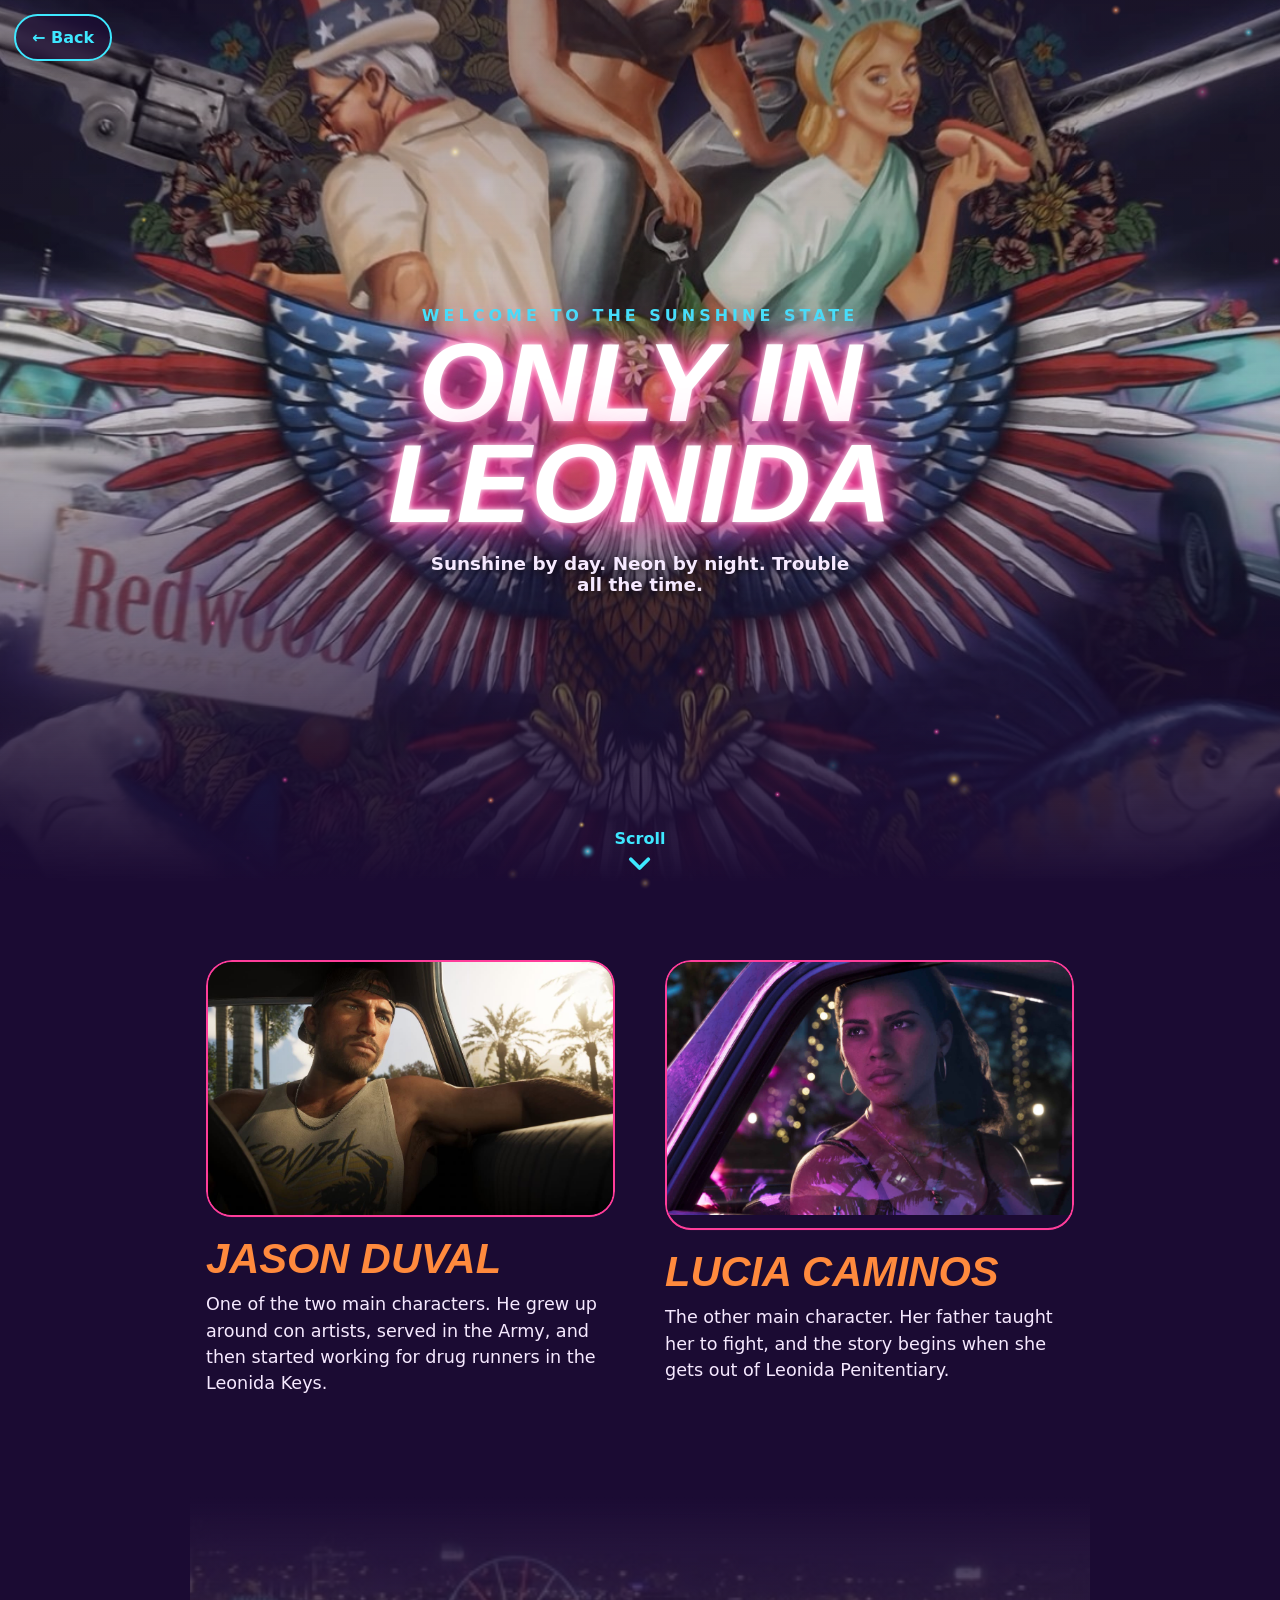
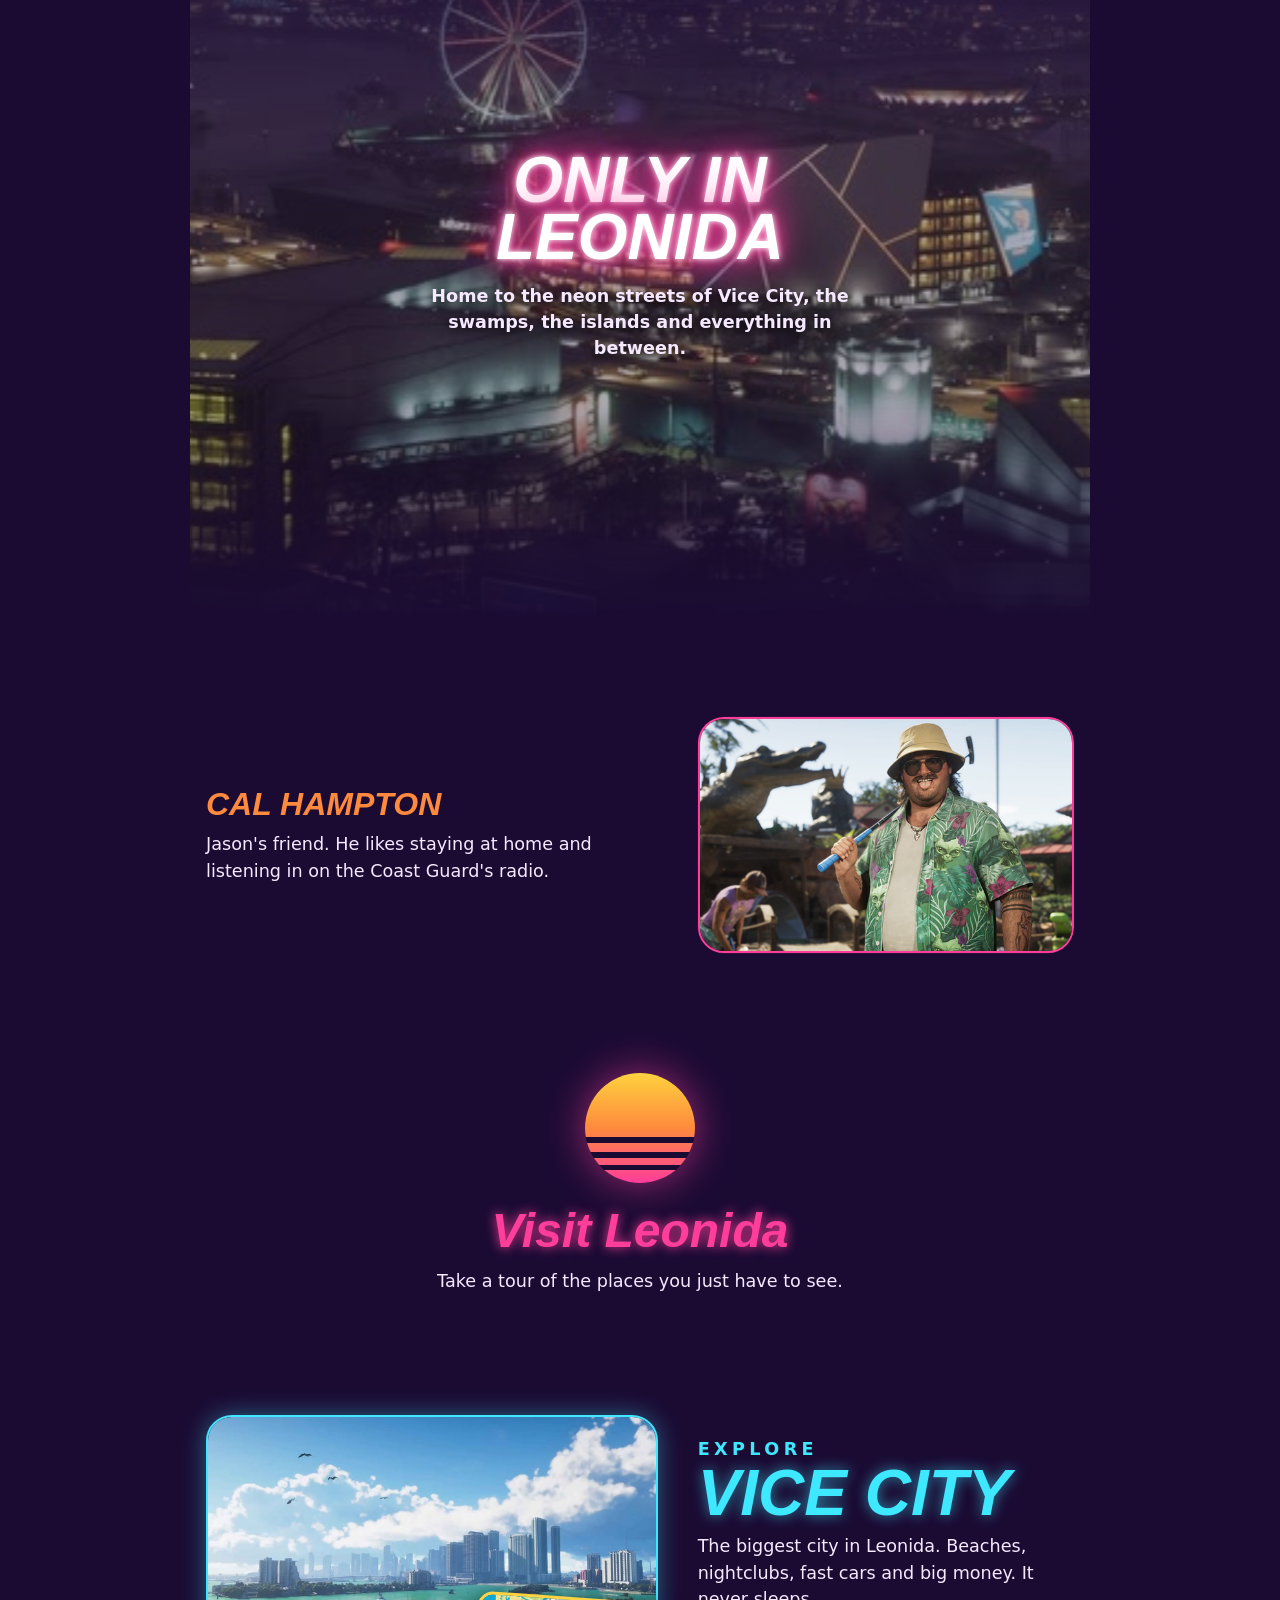
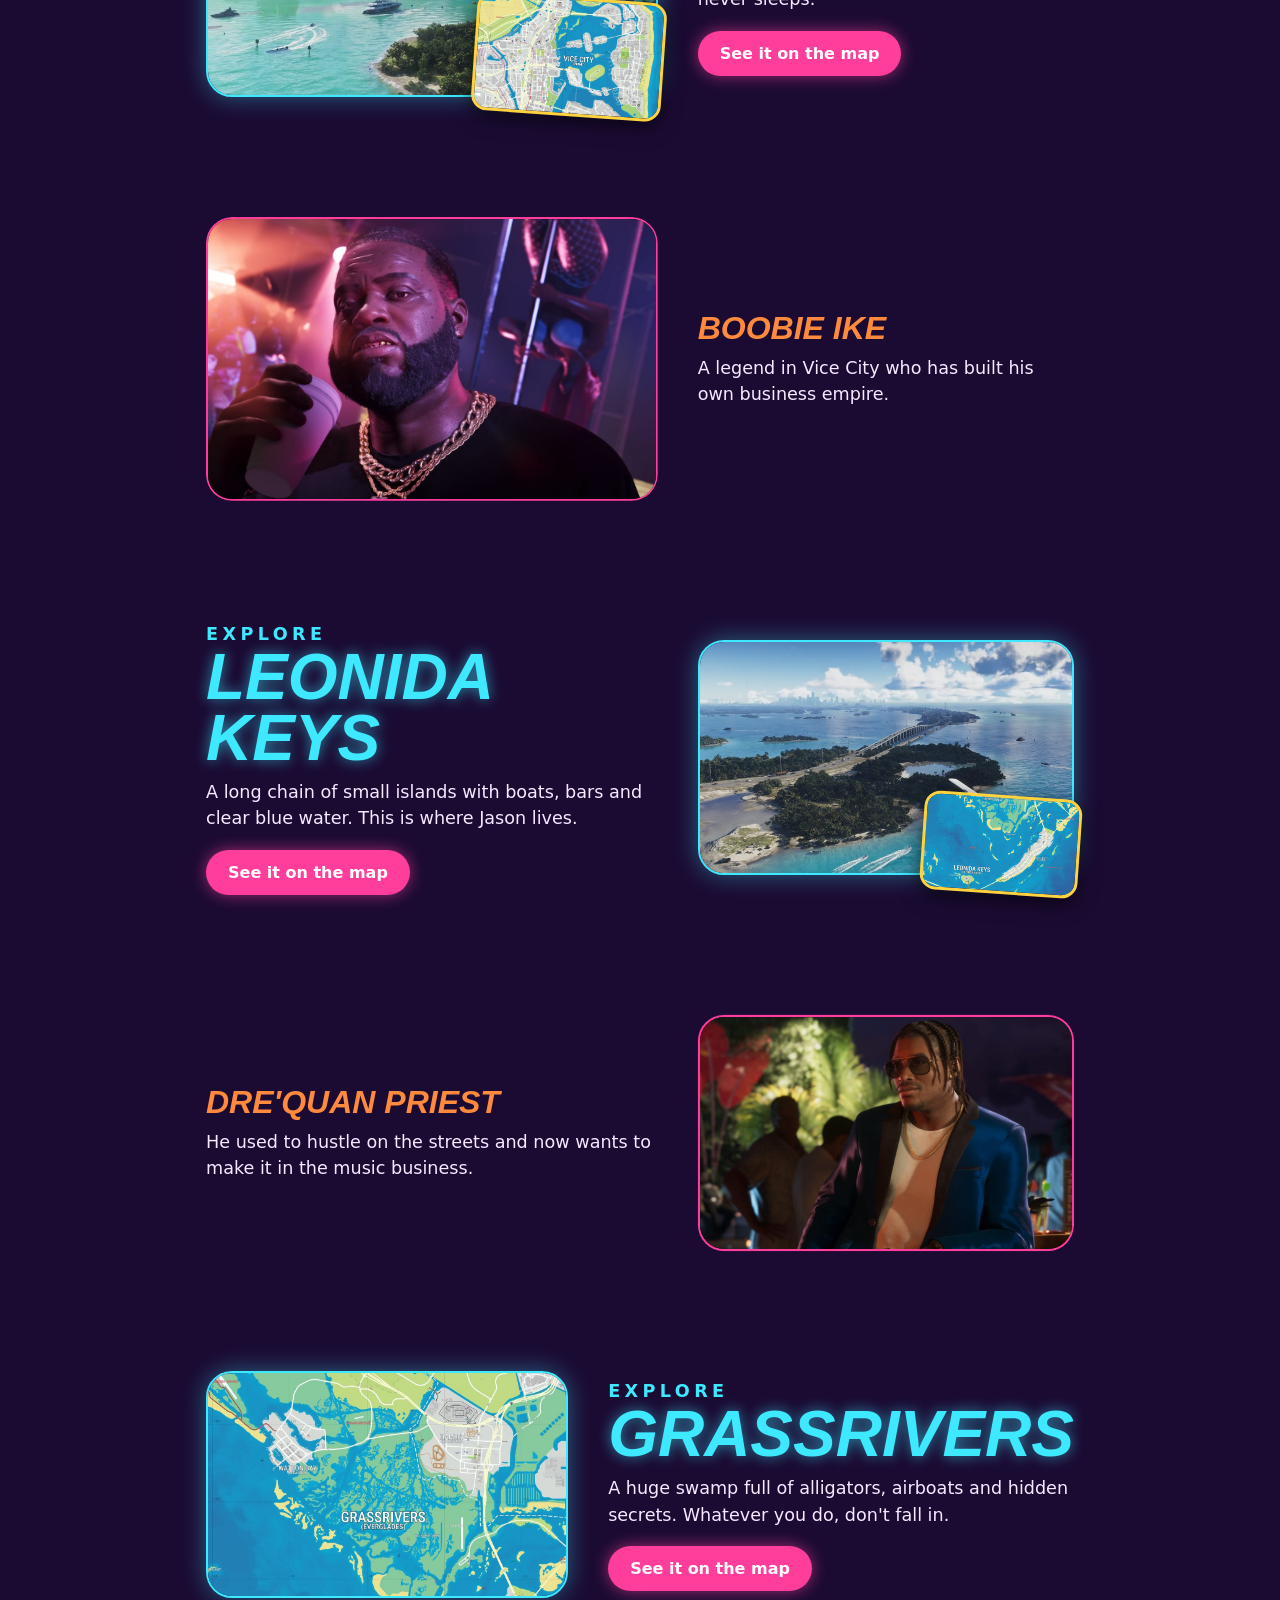
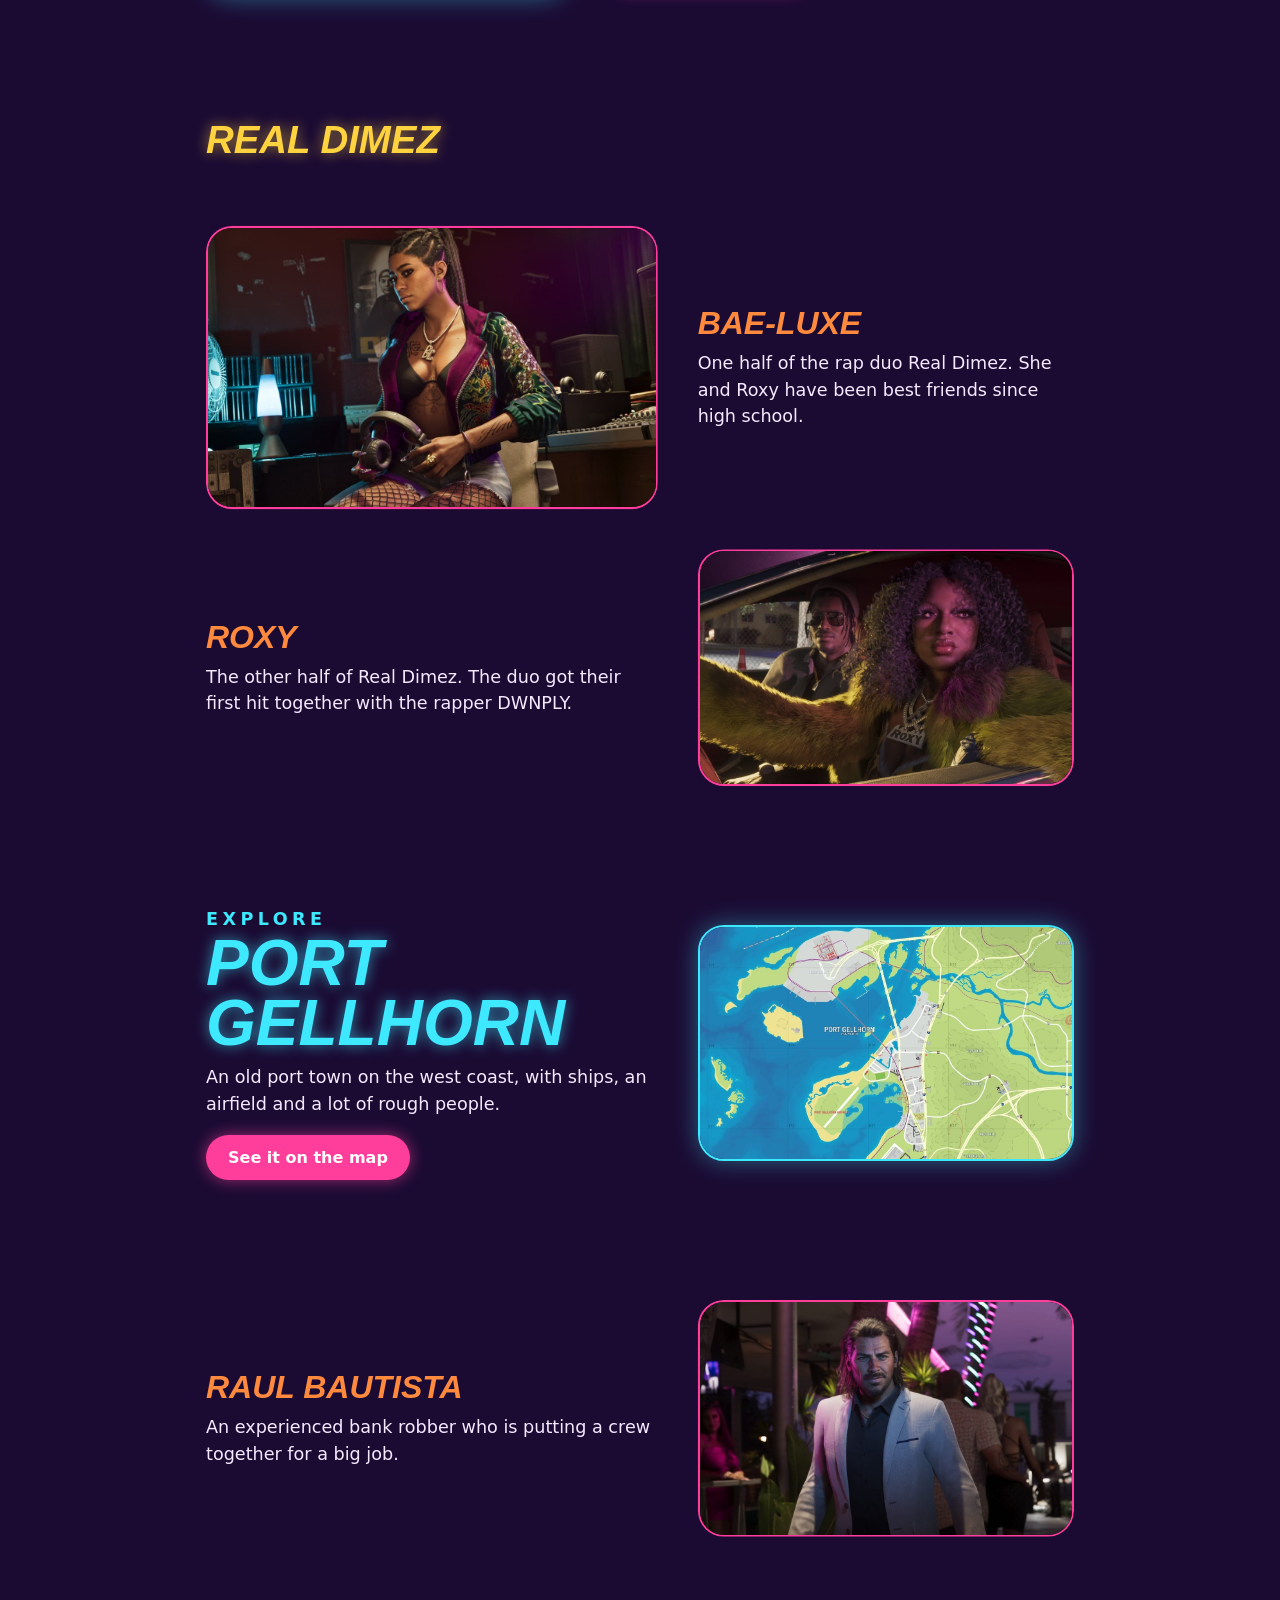
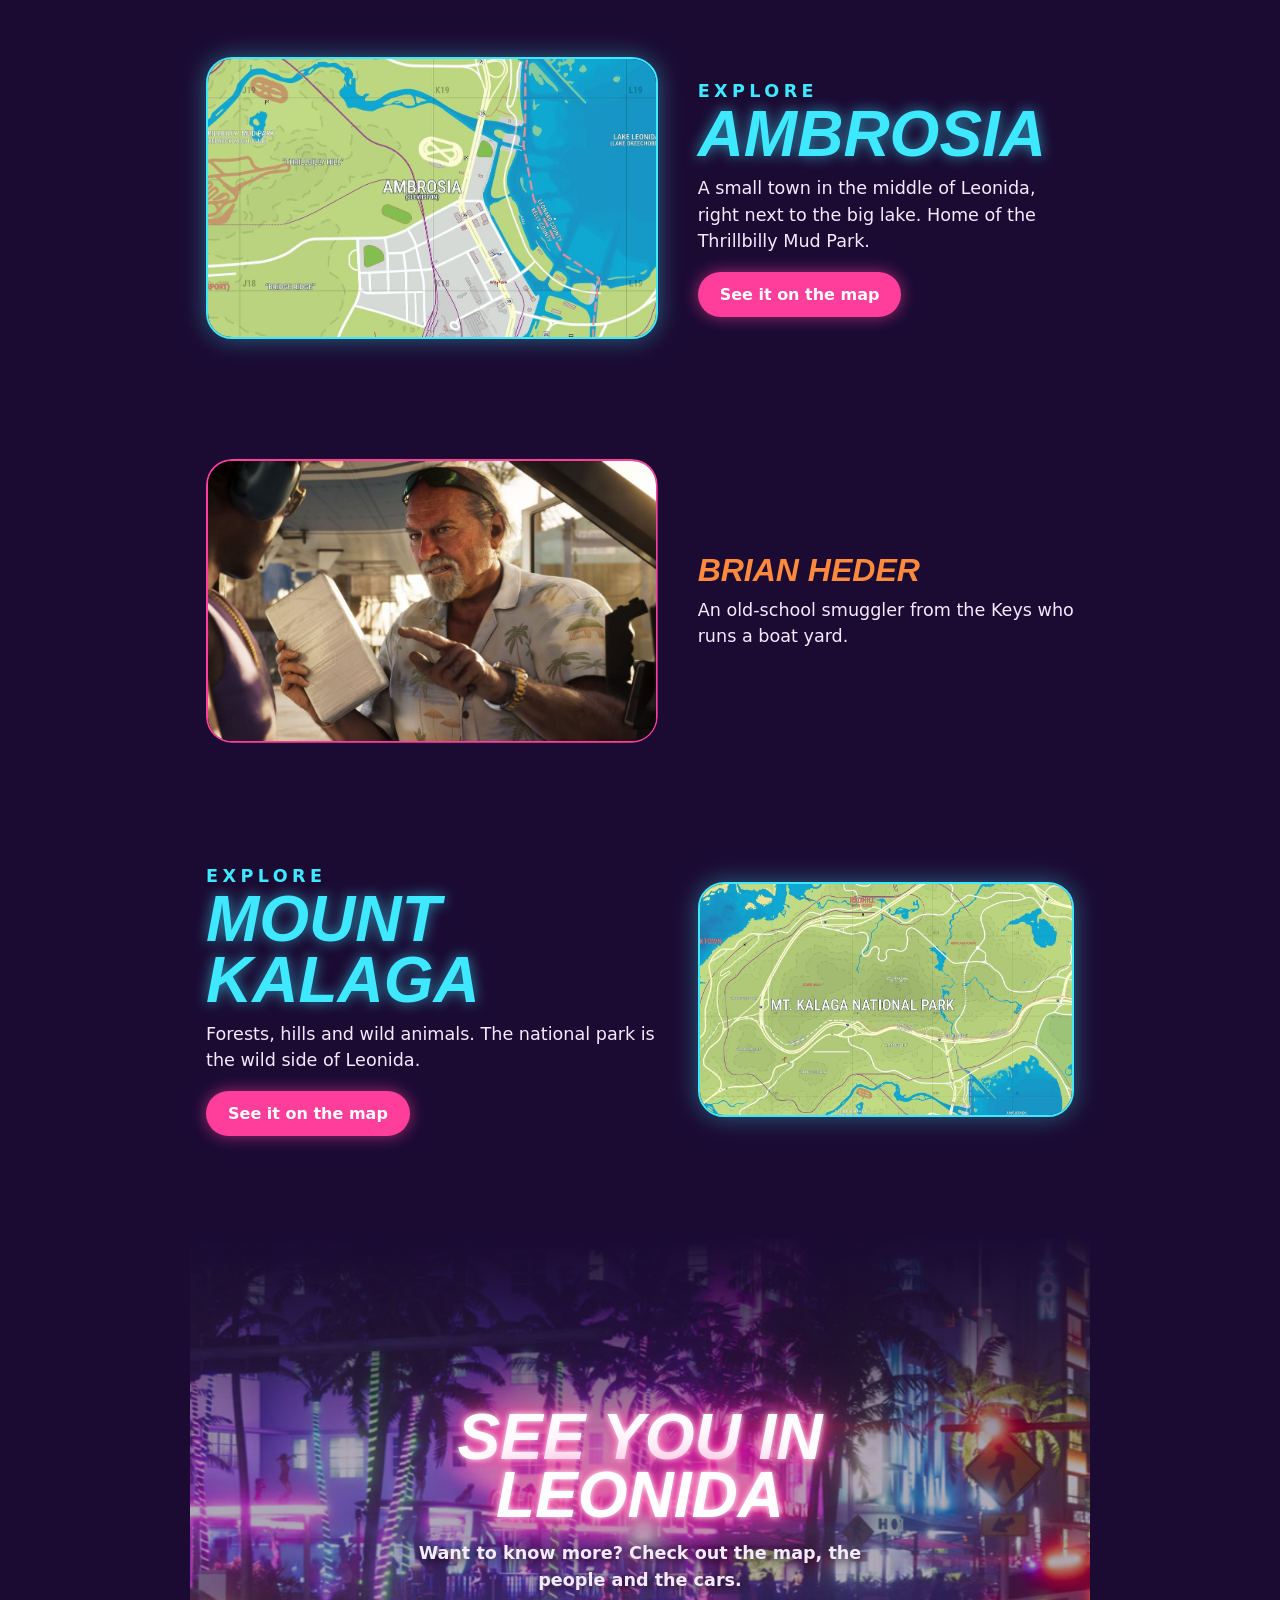
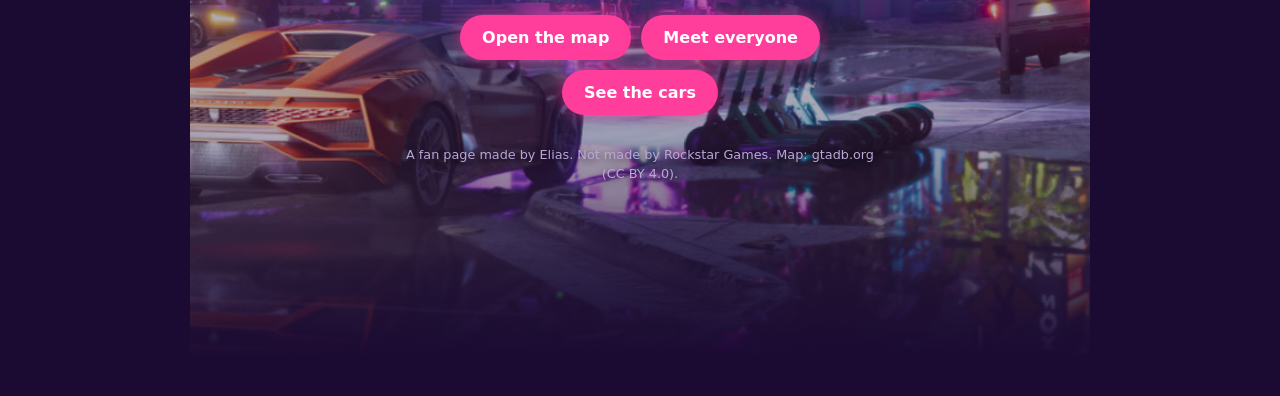
<file: leonida.html>
<!DOCTYPE html>
<html lang="en">
<head>
  <meta charset="UTF-8">
  <meta name="viewport" content="width=device-width, initial-scale=1">
  <title>Only in Leonida – GTA 6</title>
  <meta name="description" content="Only in Leonida: a scrolling tour of the people and places of GTA 6, from Vice City to Mount Kalaga.">
  <meta property="og:title" content="Only in Leonida – GTA 6">
  <meta property="og:description" content="Only in Leonida: a scrolling tour of the people and places of GTA 6, from Vice City to Mount Kalaga.">
  <meta property="og:image" content="https://tir3bz.github.io/vice-city/billeder/vicecity/leonida-kunst.jpg">
  <link rel="stylesheet" href="style.css">
  <link rel="stylesheet" href="effekter.css">
  <link rel="stylesheet" href="leonida.css">
</head>
<body class="ol">
  <!-- Neon-stregen øverst, der viser hvor langt man har scrollet -->
  <div class="ol-fremskridt"></div>

  <a class="tilbage ol-tilbage" href="udforsk.html">&larr; Back</a>

  <!-- ---------- 1. Det store intro-billede ---------- -->
  <header class="ol-intro">
    <div class="ol-intro-billede" data-parallax="0.35" style="background-image: url('billeder/vicecity/leonida-kunst.jpg')"></div>
    <div class="ol-intro-tekst">
      <p class="ol-lille">Welcome to the sunshine state</p>
      <h1 class="ol-neon">Only in<br>Leonida</h1>
      <p class="ol-tagline">Sunshine by day. Neon by night. Trouble all the time.</p>
    </div>
    <div class="ol-scroll">
      <span>Scroll</span>
      <svg viewBox="0 0 24 24" aria-hidden="true"><path d="M5 9l7 7 7-7" fill="none" stroke="currentColor" stroke-width="3" stroke-linecap="round" stroke-linejoin="round"/></svg>
    </div>
  </header>

  <main class="ol-indhold">
    <!-- ---------- 2. Jason og Lucia ---------- -->
    <section class="ol-par">
      <div id="jason" class="ol-person ol-person-stor fra-venstre" data-person="Jason Duval"></div>
      <div id="lucia" class="ol-person ol-person-stor fra-hoejre" data-person="Lucia Caminos"></div>
    </section>

    <!-- ---------- 3. Mellemstykke med stort billede ---------- -->
    <section class="ol-bred">
      <div class="ol-bred-billede" data-parallax="0.25" style="background-image: url('billeder/vicecity/byen-om-natten.jpg')"></div>
      <div class="ol-bred-tekst afsloer">
        <h2 class="ol-neon ol-neon-lille">Only in Leonida</h2>
        <p>Home to the neon streets of Vice City, the swamps, the islands and everything in between.</p>
      </div>
    </section>

    <!-- ---------- 4. Cal ---------- -->
    <section class="ol-enkelt">
      <div class="ol-person fra-hoejre" data-person="Cal Hampton"></div>
    </section>

    <!-- ---------- 5. Turen rundt i Leonida ---------- -->
    <section class="ol-tur-intro afsloer">
      <div class="ol-sol" aria-hidden="true"></div>
      <h2>Visit Leonida</h2>
      <p>Take a tour of the places you just have to see.</p>
    </section>

    <!-- Steder og personer skiftes. Laves af koden herunder ud fra listen "tur". -->
    <div id="tur"></div>

    <!-- ---------- 6. Slutningen ---------- -->
    <section class="ol-slut">
      <div class="ol-bred-billede" data-parallax="0.25" style="background-image: url('billeder/vicecity/ocean-drive.jpg')"></div>
      <div class="ol-slut-tekst afsloer">
        <h2 class="ol-neon ol-neon-lille">See you in Leonida</h2>
        <p>Want to know more? Check out the map, the people and the cars.</p>
        <div class="ol-knapper">
          <a class="ol-knap" href="landkort.html">Open the map</a>
          <a class="ol-knap" href="karakterer.html">Meet everyone</a>
          <a class="ol-knap" href="biler.html">See the cars</a>
        </div>
        <p class="ol-kredit">A fan page made by Elias. Not made by Rockstar Games. Map: gtadb.org (CC BY 4.0).</p>
      </div>
    </section>
  </main>

  <script src="data/karakterer.js"></script>
  <script>
    // ---------- Turen: steder og personer skiftes ----------
    // Vil du tilføje et sted? Kopier en linje og ret teksten.
    // billede = et foto, kort = et udsnit af kortet (bruges hvis der ikke er et foto).
    const tur = [
      { sted: "Vice City", billede: "billeder/vicecity/skyline.jpg", kort: "billeder/leonida/vice-city.jpg",
        tekst: "The biggest city in Leonida. Beaches, nightclubs, fast cars and big money. It never sleeps." },
      { person: "Boobie Ike" },
      { sted: "Leonida Keys", billede: "billeder/vicecity/leonida-keys.jpg", kort: "billeder/leonida/leonida-keys.jpg",
        tekst: "A long chain of small islands with boats, bars and clear blue water. This is where Jason lives." },
      { person: "Dre'Quan Priest" },
      { sted: "Grassrivers", kort: "billeder/leonida/grassrivers.jpg",
        tekst: "A huge swamp full of alligators, airboats and hidden secrets. Whatever you do, don't fall in." },
      { personer: ["Bae-Luxe", "Roxy"], titel: "Real Dimez" },
      { sted: "Port Gellhorn", kort: "billeder/leonida/port-gellhorn.jpg",
        tekst: "An old port town on the west coast, with ships, an airfield and a lot of rough people." },
      { person: "Raul Bautista" },
      { sted: "Ambrosia", kort: "billeder/leonida/ambrosia.jpg",
        tekst: "A small town in the middle of Leonida, right next to the big lake. Home of the Thrillbilly Mud Park." },
      { person: "Brian Heder" },
      { sted: "Mount Kalaga", kort: "billeder/leonida/mount-kalaga.jpg",
        tekst: "Forests, hills and wild animals. The national park is the wild side of Leonida." }
    ];

    function find(navn) {
      return karakterer.find((k) => k.navn === navn);
    }

    // Laver HTML til én person: billede, navn og tekst.
    function personHtml(k) {
      return `
        <div class="ol-portraet"><img src="${k.billede}" alt="${k.navn}" loading="lazy"></div>
        <div class="ol-person-tekst">
          <h3>${k.navn}</h3>
          <p>${k.tekst}</p>
        </div>`;
    }

    // Personerne øverst (Jason, Lucia, Cal).
    for (const el of document.querySelectorAll("[data-person]")) {
      const k = find(el.dataset.person);
      if (k) el.innerHTML = personHtml(k);
    }

    // Turen.
    const turPlads = document.getElementById("tur");
    tur.forEach((t, n) => {
      const sektion = document.createElement("section");
      const side = n % 4 < 2 ? "fra-venstre" : "fra-hoejre";

      if (t.sted) {
        sektion.className = "ol-sted";
        sektion.innerHTML = `
          <div class="ol-sted-billede ${side}">
            <img src="${t.billede || t.kort}" alt="${t.sted}" loading="lazy">
            ${t.billede ? `<img class="ol-sted-kort" src="${t.kort}" alt="Map of ${t.sted}" loading="lazy">` : ""}
          </div>
          <div class="ol-sted-tekst afsloer">
            <p class="ol-lille">Explore</p>
            <h2>${t.sted}</h2>
            <p>${t.tekst}</p>
            <a class="ol-knap" href="landkort.html?sted=${encodeURIComponent(t.sted)}">See it on the map</a>
          </div>`;
      } else {
        const navne = t.personer || [t.person];
        const folk = navne.map(find).filter(Boolean);
        sektion.className = "ol-enkelt" + (folk.length > 1 ? " ol-gruppe" : "");
        sektion.innerHTML = (t.titel ? `<h2 class="ol-gruppe-titel afsloer">${t.titel}</h2>` : "") +
          folk.map((k, i) => `<div class="ol-person ${i % 2 ? "fra-hoejre" : side}">${personHtml(k)}</div>`).join("");
      }
      turPlads.appendChild(sektion);
    });

    // ---------- Effekter ----------
    const roligt = window.matchMedia("(prefers-reduced-motion: reduce)").matches;

    // Ting toner og glider frem, når man scroller ned til dem.
    const iagttager = new IntersectionObserver((ting) => {
      for (const t of ting) {
        if (t.isIntersecting) {
          t.target.classList.add("synlig");
          iagttager.unobserve(t.target);
        }
      }
    }, { threshold: 0.2 });
    for (const el of document.querySelectorAll(".afsloer, .fra-venstre, .fra-hoejre")) {
      iagttager.observe(el);
    }

    // Parallax: baggrundsbillederne bevæger sig langsommere end siden.
    // Intro-teksten forsvinder blødt, og neon-stregen øverst vokser.
    const parallax = document.querySelectorAll("[data-parallax]");
    const introTekst = document.querySelector(".ol-intro-tekst");
    const fremskridt = document.querySelector(".ol-fremskridt");
    let venter = false;

    function opdater() {
      venter = false;
      const y = window.scrollY;
      const h = window.innerHeight;
      if (!roligt) {
        for (const el of parallax) {
          const r = el.parentElement.getBoundingClientRect();
          if (r.bottom < 0 || r.top > h) continue;
          const fart = Number(el.dataset.parallax);
          el.style.transform = `translate3d(0, ${(-r.top * fart).toFixed(1)}px, 0) scale(1.15)`;
        }
        const del = Math.min(y / h, 1);
        introTekst.style.opacity = 1 - del * 1.3;
        introTekst.style.transform = `translateY(${del * -60}px) scale(${1 - del * 0.1})`;
      }
      const max = document.documentElement.scrollHeight - h;
      fremskridt.style.transform = `scaleX(${max > 0 ? y / max : 0})`;
    }

    window.addEventListener("scroll", () => {
      if (!venter) {
        venter = true;
        requestAnimationFrame(opdater);
      }
    }, { passive: true });
    window.addEventListener("resize", opdater);
    opdater();
  </script>
  <script src="effekter.js"></script>
  <script src="overgang.js"></script>
</body>
</html>
</file>
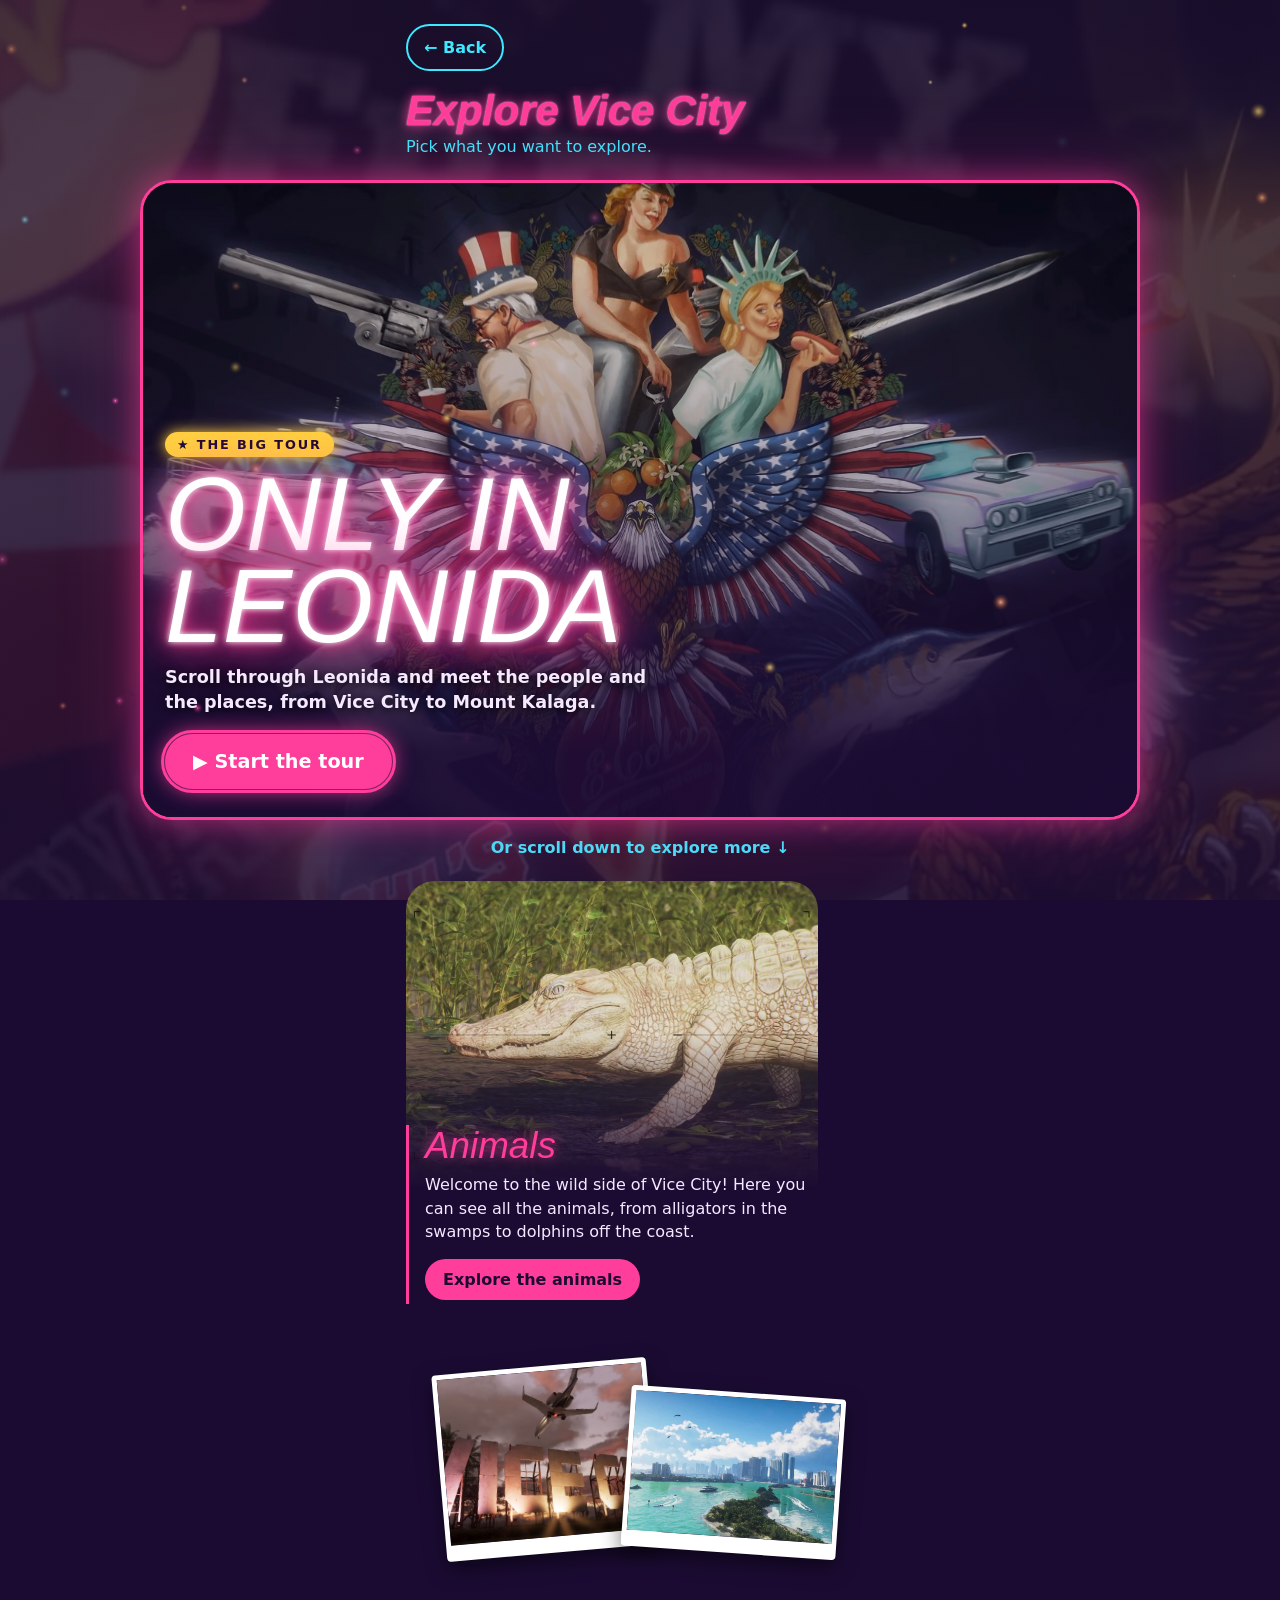
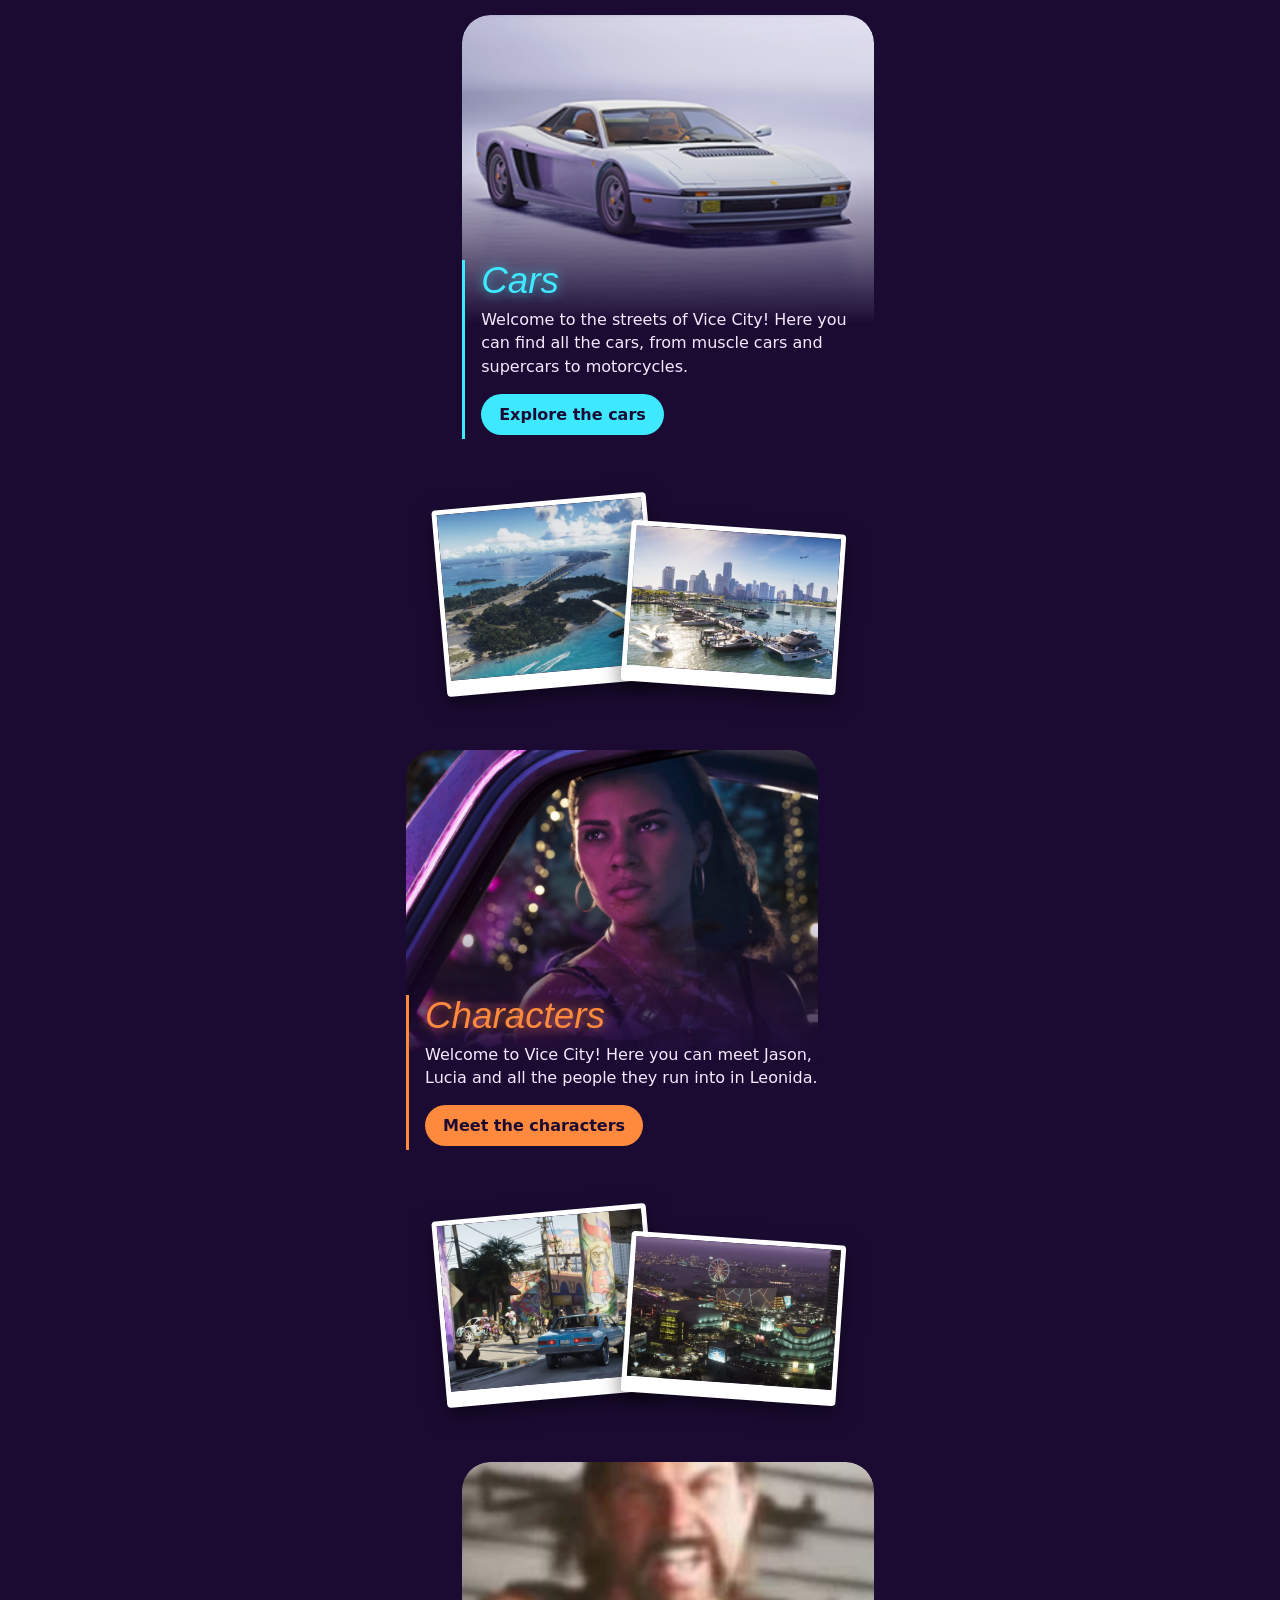
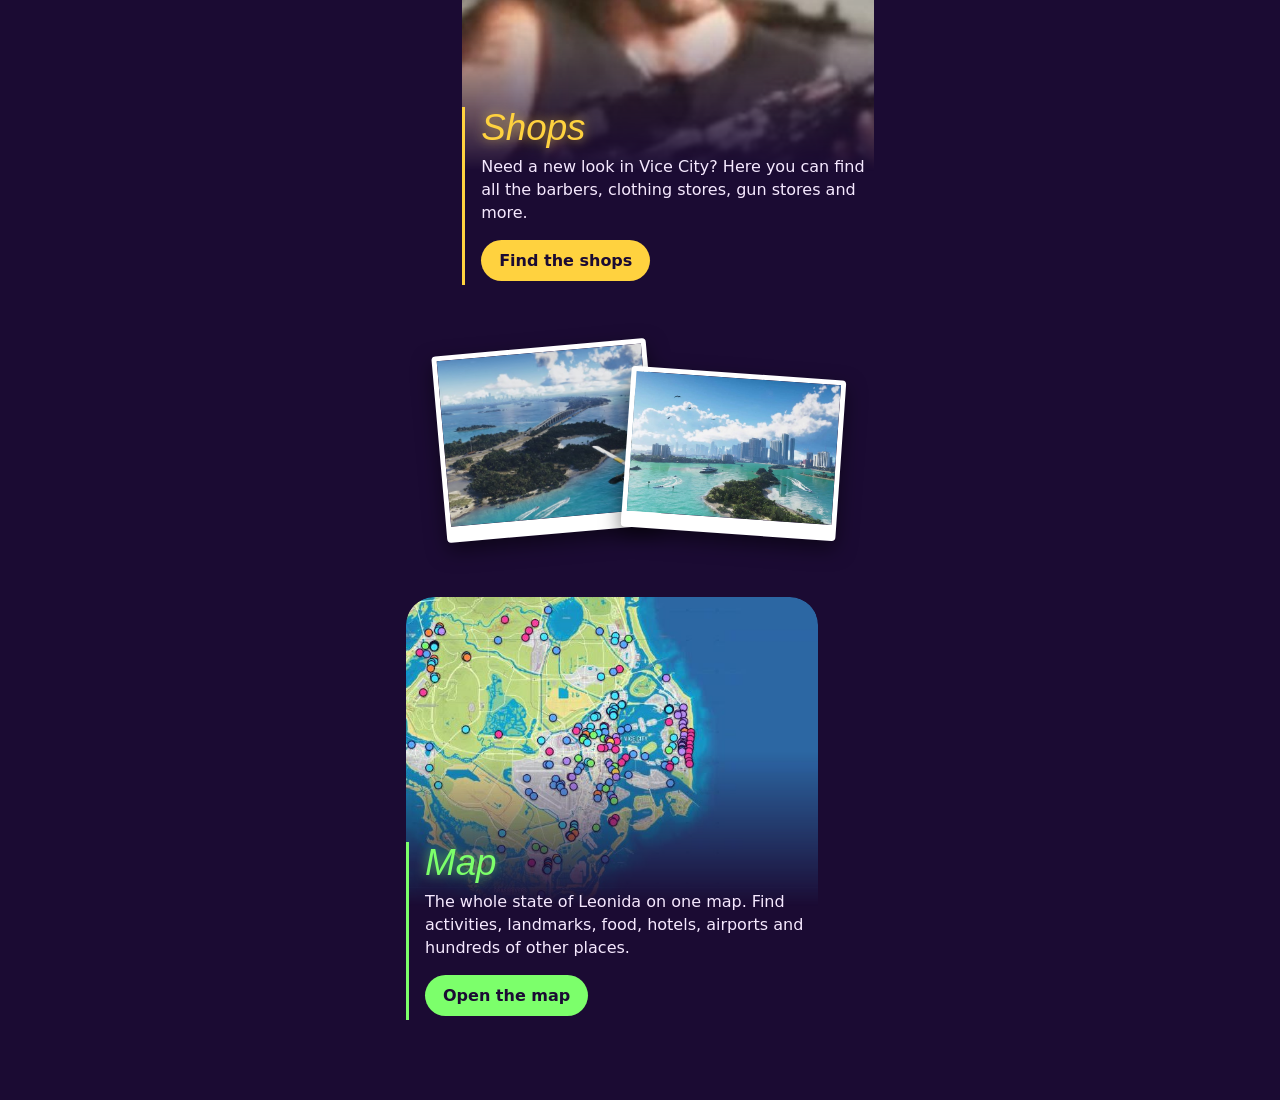
<file: udforsk.html>
<!DOCTYPE html>
<html lang="en">
<head>
  <meta charset="UTF-8">
  <meta name="viewport" content="width=device-width, initial-scale=1">
  <title>Explore Vice City – GTA 6</title>
  <meta name="description" content="Explore GTA 6's Vice City: animals, cars, characters, shops and a map of Leonida.">
  <meta property="og:title" content="Explore Vice City – GTA 6">
  <meta property="og:description" content="Explore GTA 6's Vice City: animals, cars, characters, shops and a map of Leonida.">
  <meta property="og:image" content="https://tir3bz.github.io/vice-city/billeder/vicecity/leonida-kunst.jpg">
  <link rel="stylesheet" href="style.css">
  <link rel="stylesheet" href="effekter.css">
</head>
<body class="udforsk-baggrund">
  <div class="udforsk-top">
    <a class="tilbage" href="index.html">&larr; Back</a>
    <h1>Explore Vice City</h1>
    <p class="undertitel">Pick what you want to explore.</p>
  </div>

  <!-- Det store kort øverst: Only in Leonida. Det første man ser og trykker på. -->
  <a class="leonida-feature" href="leonida.html">
    <span class="leonida-feature-billede" style="background-image: url('billeder/vicecity/leonida-kunst.jpg')"></span>
    <span class="leonida-feature-indhold">
      <span class="leonida-feature-maerke">★ The big tour</span>
      <span class="leonida-feature-titel">Only in<br>Leonida</span>
      <span class="leonida-feature-tekst">Scroll through Leonida and meet the people and the places, from Vice City to Mount Kalaga.</span>
      <span class="leonida-feature-knap">▶ Start the tour</span>
    </span>
  </a>
  <p class="leonida-feature-mere">Or scroll down to explore more ↓</p>

  <main class="forside">
    <!-- Hver sektion: farven står i style="--farve: ...". Ret billede og tekst, som du vil.
         Mellem sektionerne ligger små billeder fra Vice City (class="fotos"). -->

    <a class="sektion" href="dyr.html" style="--farve: #ff3d9a">
      <img class="sektion-billede" src="billeder/dyr/albino-american-alligator.jpg" alt="">
      <span class="sektion-indhold">
        <span class="knap-titel">Animals</span>
        <span class="knap-tekst">Welcome to the wild side of Vice City! Here you can see all the animals, from alligators in the swamps to dolphins off the coast.</span>
        <span class="sektion-knap">Explore the animals</span>
      </span>
    </a>


    <div class="fotos">
      <img src="billeder/vicecity/vice-city-skilt.jpg" alt="">
      <img src="billeder/vicecity/skyline.jpg" alt="">
    </div>

    <a class="sektion" href="biler.html" style="--farve: #3ee8ff">
      <img class="sektion-billede" src="billeder/biler/cheetah-classic.jpg" alt="">
      <span class="sektion-indhold">
        <span class="knap-titel">Cars</span>
        <span class="knap-tekst">Welcome to the streets of Vice City! Here you can find all the cars, from muscle cars and supercars to motorcycles.</span>
        <span class="sektion-knap">Explore the cars</span>
      </span>
    </a>


    <div class="fotos">
      <img src="billeder/vicecity/leonida-keys.jpg" alt="">
      <img src="billeder/vicecity/havn.jpg" alt="">
    </div>

    <a class="sektion" href="karakterer.html" style="--farve: #ff8a3d">
      <img class="sektion-billede" src="billeder/karakterer/lucia-caminos.jpg" alt="">
      <span class="sektion-indhold">
        <span class="knap-titel">Characters</span>
        <span class="knap-tekst">Welcome to Vice City! Here you can meet Jason, Lucia and all the people they run into in Leonida.</span>
        <span class="sektion-knap">Meet the characters</span>
      </span>
    </a>


    <div class="fotos">
      <img src="billeder/vicecity/gadekunst.jpg" alt="">
      <img src="billeder/vicecity/byen-om-natten.jpg" alt="">
    </div>

    <a class="sektion" href="butikker.html" style="--farve: #ffd23f">
      <img class="sektion-billede" src="billeder/karakterer/phil.jpg" alt="">
      <span class="sektion-indhold">
        <span class="knap-titel">Shops</span>
        <span class="knap-tekst">Need a new look in Vice City? Here you can find all the barbers, clothing stores, gun stores and more.</span>
        <span class="sektion-knap">Find the shops</span>
      </span>
    </a>

    <div class="fotos">
      <img src="billeder/vicecity/leonida-keys.jpg" alt="">
      <img src="billeder/vicecity/skyline.jpg" alt="">
    </div>

    <a class="sektion" href="leonida-kort.html" style="--farve: #7cff6b">
      <img class="sektion-billede" src="billeder/vicecity/kort.jpg" alt="">
      <span class="sektion-indhold">
        <span class="knap-titel">Map</span>
        <span class="knap-tekst">The whole state of Leonida on one map. Find activities, landmarks, food, hotels, airports and hundreds of other places.</span>
        <span class="sektion-knap">Open the map</span>
      </span>
    </a>
  </main>

  <script>
    // Hver sektion fader blødt frem, når man scroller ned til den.
    const sektioner = document.querySelectorAll(".sektion, .fotos");
    const iagttager = new IntersectionObserver((ting) => {
      for (const t of ting) {
        if (t.isIntersecting) {
          t.target.classList.add("synlig");
          iagttager.unobserve(t.target);
        }
      }
    }, { threshold: 0.2 });
    sektioner.forEach((s) => iagttager.observe(s));
  </script>
  <script src="effekter.js"></script>
  <script src="overgang.js"></script>
</body>
</html>
</file>
<file: style.css>
/* Design: Vice City Nights.
   Farverne står her øverst. Ret en farve her, så skifter den på hele siden. */
:root {
  --nat: #1b0b33;        /* baggrund */
  --kort: #2a1550;       /* kortenes baggrund */
  --pink: #ff3d9a;       /* overskrifter og neon */
  --turkis: #3ee8ff;     /* knapper og kanter */
  --orange: #ff8a3d;     /* navne på kort */
  --gul: #ffd23f;        /* toppen af solen */
  --tekst: #f6e9ff;      /* almindelig tekst */
  --svag: #b9a6d6;       /* mindre vigtig tekst */
}

* {
  box-sizing: border-box;
}

/* Samme mørke farve bag siden, så der ikke blinker hvidt mellem siderne. */
html {
  background: var(--nat);
}

body {
  margin: 0;
  font-family: system-ui, sans-serif;
  background: var(--nat);
  color: var(--tekst);
}

main {
  max-width: 500px;
  margin: 0 auto;
  padding: 24px 16px 40px;
}

/* ---------- Overskrifter ---------- */

h1 {
  font-family: "Arial Black", Impact, sans-serif;
  font-style: italic;
  font-size: 2.6rem;
  line-height: 0.95;
  margin: 0 0 6px;
  color: var(--pink);
  text-shadow: 0 0 12px var(--pink), 0 0 2px #fff;
}

.undertitel {
  color: var(--turkis);
  margin: 0 0 24px;
}

/* ---------- Forsiden ---------- */

/* Velkomsten fylder hele skærmen, så man skal scrolle for at se mere. */
.velkomst {
  min-height: 100vh;
  min-height: 100svh;
  display: flex;
  flex-direction: column;
  align-items: center;
  justify-content: center;
  padding: 32px 20px 24px;
  text-align: center;
  /* Leonida-kunstværket fylder hele skærmen. Toppen er mørk, så velkomsten kan læses. */
  justify-content: flex-start;
  background:
    linear-gradient(to bottom, var(--nat) 0%, rgba(27, 11, 51, 0.75) 22%, rgba(27, 11, 51, 0) 45%, rgba(27, 11, 51, 0) 85%, var(--nat) 100%),
    url("billeder/vicecity/leonida-kunst.jpg") center 75% / cover no-repeat;
}

.sol {
  display: block;
  width: 220px;
  margin: auto auto 4px;
}

.velkomst-lille {
  margin: 0;
  font-family: "Arial Black", Impact, sans-serif;
  font-style: italic;
  font-size: 1.3rem;
  color: var(--turkis);
  text-shadow: 0 0 10px rgba(62, 232, 255, 0.7);
}

.velkomst h1 {
  font-size: 4.2rem;
  line-height: 0.95;
  margin: 0 0 18px;
}

.velkomst-tekst {
  max-width: 22em;
  margin: 0 0 10px;
  font-size: 1.15rem;
  line-height: 1.45;
}

.velkomst-af {
  margin: 0;
  color: var(--svag);
}

/* "Scroll down"-pilen nederst på velkomsten. */
.scroll-pil {
  display: flex;
  flex-direction: column;
  align-items: center;
  gap: 2px;
  margin-top: auto;
  padding-top: 36px;
  color: var(--turkis);
  font-weight: bold;
  text-decoration: none;
}

.scroll-pil svg {
  width: 30px;
  height: 30px;
  animation: hop 1.6s ease-in-out infinite;
}

@keyframes hop {
  50% { transform: translateY(6px); }
}

/* De fire sektioner under velkomsten, med god luft imellem. */
.forside {
  display: grid;
  gap: 56px;
  padding-top: 24px;
  padding-bottom: 80px;
  overflow-x: hidden;
}

/* Ingen boks: billedet og teksten står frit på siden. */
.sektion {
  --farve: var(--turkis);
  display: block;
  text-decoration: none;
  color: var(--tekst);
}

/* Billedet fader ud i bunden, så det glider sammen med teksten. */
.sektion-billede {
  display: block;
  width: 88%;
  aspect-ratio: 4 / 3;
  object-fit: cover;
  border-radius: 28px 28px 0 0;
  -webkit-mask-image: linear-gradient(to bottom, #000 50%, transparent);
  mask-image: linear-gradient(to bottom, #000 50%, transparent);
}

.sektion-indhold {
  display: block;
  width: 88%;
  margin-top: -64px;
  position: relative;
  border-left: 3px solid var(--farve);
  padding: 0 0 4px 16px;
}

/* Hver anden sektion står til højre, så det ikke bare er en lige stak. */
.sektion:nth-of-type(even) .sektion-billede,
.sektion:nth-of-type(even) .sektion-indhold {
  margin-left: auto;
}

/* Små billeder fra Vice City mellem sektionerne, lidt skæve som polaroids. */
.fotos {
  display: flex;
  justify-content: center;
  gap: 0;
  padding: 6px 0;
}

.fotos img {
  width: 46%;
  aspect-ratio: 4 / 3;
  object-fit: cover;
  border: 5px solid #fff;
  border-bottom-width: 16px;
  border-radius: 4px;
  box-shadow: 0 8px 20px rgba(0, 0, 0, 0.5);
  transform: rotate(-5deg);
}

.fotos img:nth-child(2) {
  margin-left: -6%;
  margin-top: 26px;
  transform: rotate(4deg);
}

.fotos {
  opacity: 0;
  transition: opacity 900ms ease-out;
}

.fotos.synlig {
  opacity: 1;
}

.sektion .knap-titel {
  font-size: 2.3rem;
  text-shadow: 0 0 12px color-mix(in srgb, var(--farve) 70%, transparent);
}

.sektion-knap {
  display: inline-block;
  margin-top: 16px;
  padding: 11px 18px;
  font-weight: bold;
  color: var(--nat);
  background: var(--farve);
  border-radius: 999px;
}

/* Sektionerne fader blødt frem, når man scroller ned til dem (se index.html). */
.sektion {
  opacity: 0;
  transform: translateY(24px);
  transition: opacity 700ms ease-out, transform 700ms ease-out;
}

.sektion.synlig {
  opacity: 1;
  transform: none;
}

/* "Reducer bevægelse": sektionerne fader stadig, men glider ikke, og pilen hopper ikke. */
@media (prefers-reduced-motion: reduce) {
  .sektion { transform: none; }
  .scroll-pil svg { animation: none; }
}

/* Gammel stil til knapper (bruges ikke længere på forsiden). */
.knapper {
  display: grid;
  gap: 16px;
}

/* Hver sektion har sin egen neonfarve (--farve), som sættes i index.html. */
.knap {
  --farve: var(--turkis);
  display: block;
  padding: 22px 22px 24px;
  text-align: left;
  text-decoration: none;
  color: var(--tekst);
  background: linear-gradient(160deg, color-mix(in srgb, var(--farve) 14%, var(--kort)), var(--kort) 70%);
  border: 2px solid var(--farve);
  border-radius: 24px;
  box-shadow: 0 0 16px color-mix(in srgb, var(--farve) 40%, transparent);
}

.knap-titel {
  display: block;
  margin-bottom: 6px;
  font-family: "Arial Black", Impact, sans-serif;
  font-style: italic;
  font-size: 1.9rem;
  color: var(--farve);
}

.knap-tekst {
  display: block;
  line-height: 1.45;
}

.knap:active {
  background: color-mix(in srgb, var(--farve) 20%, var(--kort));
}

/* ---------- Tilbage-knap ---------- */

.tilbage {
  display: inline-block;
  padding: 12px 16px;
  margin-bottom: 20px;
  color: var(--turkis);
  border: 2px solid var(--turkis);
  border-radius: 999px;
  text-decoration: none;
  font-weight: bold;
}

/* ---------- Søgefelt og typeknapper ---------- */

.soegefelt {
  width: 100%;
  padding: 14px 16px;
  font-size: 1.1rem;
  color: var(--tekst);
  background: var(--kort);
  border: 2px solid #4a2d7a;
  border-radius: 999px;
  margin-bottom: 12px;
}

.soegefelt::placeholder {
  color: var(--svag);
}

.soegefelt:focus {
  outline: none;
  border-color: var(--turkis);
}

.typer {
  display: flex;
  flex-wrap: wrap;
  gap: 8px;
  margin-bottom: 12px;
}

.type-knap {
  padding: 10px 14px;
  font-size: 0.95rem;
  font-weight: bold;
  color: var(--turkis);
  background: none;
  border: 2px solid var(--turkis);
  border-radius: 999px;
}

.type-knap.valgt {
  color: #fff;
  background: var(--pink);
  border-color: var(--pink);
  box-shadow: 0 0 10px var(--pink);
}

.antal {
  color: var(--svag);
  margin: 0 0 12px;
}

/* ---------- Kort ---------- */

.kort {
  background: linear-gradient(160deg, #33195f, var(--kort) 60%);
  border: 1px solid rgba(255, 61, 154, 0.3);
  border-radius: 22px;
  padding: 20px;
  margin-bottom: 16px;
  box-shadow: 0 6px 20px rgba(0, 0, 0, 0.35);
}

.kort h2 {
  margin: 0 0 8px;
  font-size: 1.4rem;
  color: var(--orange);
}

.kort p {
  margin: 0 0 14px;
  line-height: 1.45;
}

/* Fakta ligger i en lille mørk boks i bunden af kortet. */
.kort ul {
  list-style: none;
  margin: 0;
  padding: 12px 14px;
  background: rgba(0, 0, 0, 0.28);
  border-radius: 14px;
  display: grid;
  gap: 10px;
}

.kort li {
  line-height: 1.35;
}

.kort li strong {
  display: block;
  font-size: 0.8rem;
  color: var(--turkis);
}

/* ---------- Galleri med billeder (dyr) ---------- */

.galleri {
  display: grid;
  grid-template-columns: 1fr 1fr;
  gap: 14px;
}

.flise {
  display: block;
  padding: 0;
  font: inherit;
  text-align: left;
  color: var(--tekst);
  background: var(--kort);
  border: 1px solid rgba(255, 61, 154, 0.3);
  border-radius: 20px;
  overflow: hidden;
  cursor: pointer;
  box-shadow: 0 6px 18px rgba(0, 0, 0, 0.35);
  transition: transform 100ms, border-color 200ms;
}

.flise:active {
  transform: scale(0.97);
}

.flise-billede svg,
.flise-billede img,
.detaljer-billede > svg,
.detaljer-billede > img {
  display: block;
  width: 100%;
  aspect-ratio: 1;
  object-fit: cover;
}

.flise-navn {
  display: block;
  padding: 10px 12px 12px;
  font-weight: bold;
  line-height: 1.25;
}

/* Vinduet med detaljer */
#detaljer {
  width: min(92vw, 440px);
  max-height: 90vh;
  padding: 0;
  color: var(--tekst);
  background: var(--kort);
  border: 2px solid var(--pink);
  border-radius: 26px;
  box-shadow: 0 0 30px rgba(255, 61, 154, 0.45);
  overflow: auto;
}

#detaljer::backdrop {
  background: rgba(27, 11, 51, 0.8);
}

#detaljer[open] {
  animation: 250ms ease-out vindue-ind;
}

@keyframes vindue-ind {
  from { opacity: 0; }
}

.detaljer-tekst {
  padding: 18px 20px 4px;
}

.detaljer-tekst h2 {
  margin: 0 0 8px;
  font-family: "Arial Black", Impact, sans-serif;
  font-style: italic;
  font-size: 1.7rem;
  color: var(--orange);
}

.detaljer-tekst p {
  margin: 0 0 14px;
  line-height: 1.45;
}

.detaljer-tekst ul {
  list-style: none;
  margin: 0;
  padding: 12px 14px;
  background: rgba(0, 0, 0, 0.28);
  border-radius: 14px;
  display: grid;
  gap: 10px;
}

.detaljer-tekst li strong {
  display: block;
  font-size: 0.8rem;
  color: var(--turkis);
}

.luk {
  display: block;
  width: calc(100% - 40px);
  margin: 16px 20px 20px;
  padding: 14px;
  font: inherit;
  font-weight: bold;
  color: #fff;
  background: var(--pink);
  border: none;
  border-radius: 999px;
  cursor: pointer;
}

/* ---------- Bløde overgange ---------- */

/* Skiftet mellem sider ("Opløs") laves i overgang.js. */

/* Kortene toner frem, når man vælger en type eller søger. */
#kort.vis {
  animation: 250ms ease-out both kort-ind;
}

.galleri.vis {
  animation: 250ms ease-out both kort-ind;
}

@keyframes kort-ind {
  from { opacity: 0; transform: translateY(8px); }
}

/* Knapper reagerer blødt, når man trykker på dem. */
.knap,
.tilbage,
.type-knap {
  transition: background-color 200ms, color 200ms, border-color 200ms, box-shadow 200ms, transform 100ms;
}

.knap:active,
.tilbage:active,
.type-knap:active {
  transform: scale(0.97);
}

/* Hvis telefonen er sat til "reducer bevægelse", slår vi animationerne fra. */
@media (prefers-reduced-motion: reduce) {
  #kort.vis {
    animation: none;
  }
  .knap,
  .tilbage,
  .type-knap {
    transition: none;
  }
}

/* Tydelig markering, når man bruger tastaturet */
a:focus-visible,
button:focus-visible {
  outline: 3px solid var(--gul);
  outline-offset: 3px;
}

/* ---------- Karakterer ---------- */

/* Jason og Lucia: store plakater i fuld bredde. */
.hovedpersoner {
  display: grid;
  gap: 16px;
  margin-bottom: 8px;
}

.plakat,
.portraet {
  position: relative;
  display: block;
  padding: 0;
  font: inherit;
  text-align: left;
  color: #fff;
  background: var(--kort);
  border-radius: 22px;
  overflow: hidden;
  cursor: pointer;
  transition: transform 100ms;
}

.plakat {
  border: 2px solid var(--pink);
  box-shadow: 0 0 22px rgba(255, 61, 154, 0.45);
}

.plakat:nth-child(2) {
  border-color: var(--turkis);
  box-shadow: 0 0 22px rgba(62, 232, 255, 0.45);
}

.portraet {
  border: 1px solid rgba(255, 61, 154, 0.3);
  border-radius: 18px;
  box-shadow: 0 6px 18px rgba(0, 0, 0, 0.35);
}

.plakat:active,
.portraet:active {
  transform: scale(0.97);
}

.plakat img,
.portraet img {
  display: block;
  width: 100%;
  object-fit: cover;
}

.plakat img {
  aspect-ratio: 16 / 10;
}

.portraet img {
  aspect-ratio: 4 / 3;
}

/* Navnet står oven på billedet med en mørk skygge bag. */
.karakter-navn {
  position: absolute;
  left: 0;
  right: 0;
  bottom: 0;
  padding: 28px 12px 10px;
  font-weight: bold;
  line-height: 1.2;
  background: linear-gradient(transparent, rgba(27, 11, 51, 0.92));
}

.plakat .karakter-navn {
  padding: 40px 18px 14px;
  font-family: "Arial Black", Impact, sans-serif;
  font-style: italic;
  font-size: 1.9rem;
  text-shadow: 0 0 12px var(--pink);
}

.plakat:nth-child(2) .karakter-navn {
  text-shadow: 0 0 12px var(--turkis);
}

.portraetter {
  display: grid;
  grid-template-columns: 1fr 1fr;
  gap: 12px;
}

.afsnit {
  margin: 32px 0 14px;
  font-family: "Arial Black", Impact, sans-serif;
  font-style: italic;
  font-size: 1.6rem;
  color: var(--turkis);
  text-shadow: 0 0 10px rgba(62, 232, 255, 0.6);
}

.afsnit span {
  font-family: system-ui, sans-serif;
  font-style: normal;
  font-size: 1rem;
  color: var(--svag);
  text-shadow: none;
}

/* Neon-kort med forbogstaver til karakterer uden billede. */
.initialer {
  display: flex;
  align-items: center;
  justify-content: center;
  aspect-ratio: 4 / 3;
  font-family: "Arial Black", Impact, sans-serif;
  font-style: italic;
  font-size: 2.6rem;
  color: #fff;
  text-shadow: 0 0 14px var(--pink);
  background: linear-gradient(160deg, #ff3d9a 0%, #6a2c91 55%, var(--nat) 100%);
}

/* I vinduet vises hele det brede billede. */
#detaljer.bred .detaljer-billede img,
#detaljer.bred .detaljer-billede .initialer {
  aspect-ratio: 16 / 9;
}

/* Billeder af biler er brede (16:9), så de ikke bliver skåret til. */
.biler .flise-billede svg,
.biler .flise-billede img,
.biler .detaljer-billede > svg,
.biler .detaljer-billede > img {
  aspect-ratio: 16 / 9;
}

/* ---------- Butikker: den store runde MAP-knap ---------- */

.butik-top {
  display: flex;
  align-items: center;
  justify-content: space-between;
  gap: 12px;
}

.map-knap {
  flex: none;
  display: grid;
  place-items: center;
  width: 112px;
  height: 112px;
  margin-bottom: 16px;
  border-radius: 50%;
  font-family: "Arial Black", Impact, sans-serif;
  font-style: italic;
  font-size: 1.7rem;
  color: #fff;
  text-decoration: none;
  background: radial-gradient(circle at 35% 30%, var(--pink), #a01a68 75%);
  border: 3px solid var(--gul);
  box-shadow: 0 0 22px var(--pink), inset 0 0 12px rgba(255, 255, 255, 0.25);
  transition: transform 100ms;
}

.map-knap:active {
  transform: scale(0.94);
}

.kort.kan-trykkes {
  cursor: pointer;
}

.kort.kan-trykkes:active {
  transform: scale(0.98);
}

.stort-kort-link {
  display: block;
  margin: 16px 20px 0;
  padding: 14px;
  text-align: center;
  font-weight: bold;
  color: var(--turkis);
  border: 2px solid var(--turkis);
  border-radius: 999px;
  text-decoration: none;
}

.stort-kort-link + .luk {
  margin-top: 10px;
}

/* ---------- Landkortet (Leaflet) ---------- */

/* Det lille kort i butiksvinduet */
.minikort {
  width: 100%;
  aspect-ratio: 1;
  background: #2b62a6;
}

/* Zoom-knapper og kreditering i appens stil */
.leaflet-bar a,
.leaflet-bar a:hover {
  width: 44px;
  height: 44px;
  line-height: 44px;
  font-size: 1.5rem;
  color: var(--turkis);
  background: var(--kort);
  border-color: #4a2d7a;
}

.leaflet-bar {
  border: 2px solid var(--turkis) !important;
  border-radius: 14px;
  overflow: hidden;
}

.leaflet-control-attribution {
  font-size: 0.65rem;
}

/* Siden med det store kort fylder hele skærmen. */
.kort-side {
  display: flex;
  flex-direction: column;
  height: 100vh;
  height: 100dvh;
  overflow: hidden;
}

.kort-top {
  display: flex;
  align-items: center;
  gap: 16px;
  padding: 16px 16px 0;
}

.kort-top .tilbage {
  margin-bottom: 0;
}

.kort-top h1 {
  margin: 0;
}

.kort-typer {
  flex-wrap: nowrap;
  overflow-x: auto;
  padding: 12px 16px;
  margin-bottom: 0;
  scrollbar-width: none;
}

.kort-typer .type-knap {
  flex: none;
}

.kortplads {
  flex: 1;
  min-height: 0;
  background: #2b62a6;
}

.kort-info {
  position: fixed;
  z-index: 1000;
  left: 12px;
  right: 12px;
  bottom: 28px;
  max-width: 480px;
  margin: 0 auto;
  padding: 16px 48px 16px 18px;
  color: var(--tekst);
  background: var(--kort);
  border: 2px solid var(--prik, var(--pink));
  border-radius: 20px;
  box-shadow: 0 0 20px rgba(0, 0, 0, 0.6);
  animation: 200ms ease-out vindue-ind;
}

.kort-info[hidden] {
  display: none;
}

.kort-info h2 {
  margin: 0 0 4px;
  font-family: "Arial Black", Impact, sans-serif;
  font-style: italic;
  color: var(--orange);
}

.kort-info p {
  margin: 0;
  line-height: 1.4;
}

.kort-info .info-type {
  margin-bottom: 6px;
  font-weight: bold;
  color: var(--turkis);
}

.info-luk {
  position: absolute;
  top: 8px;
  right: 10px;
  width: 36px;
  height: 36px;
  font-size: 1.5rem;
  color: var(--tekst);
  background: none;
  border: none;
  cursor: pointer;
}

/* ---------- Nåle med logo ---------- */

.naal-ikon span {
  display: grid;
  place-items: center;
  width: 30px;
  height: 30px;
  font-size: 16px;
  line-height: 1;
  background: #1b0b33;
  border: 3px solid var(--farve);
  border-radius: 50%;
  box-shadow: 0 2px 6px rgba(0, 0, 0, 0.5);
  transition: transform 150ms;
}

/* Den valgte nål er større og blinker. */
.naal-ikon.valgt span {
  transform: scale(1.35);
  border-color: #fff;
  box-shadow: 0 0 0 4px var(--farve), 0 0 16px var(--farve);
  animation: 1.2s ease-in-out infinite naal-blink;
}

@keyframes naal-blink {
  50% { box-shadow: 0 0 0 8px transparent, 0 0 4px var(--farve); }
}

/* Nåle der kan flyttes, vipper lidt. */
.naal-ikon.flytbar span {
  cursor: grab;
  border-style: dashed;
}

/* Langt ude: små prikker uden logo, så kortet ikke drukner. */
.langt-ude .naal-ikon span {
  transform: scale(0.4);
  font-size: 0;
  background: var(--farve);
  border-color: #1b0b33;
}

.langt-ude .naal-ikon.valgt span {
  transform: scale(0.8);
}

/* ---------- Flyt nåle ---------- */

.flyt-knap {
  margin-left: auto;
  padding: 10px 14px;
  font: inherit;
  font-weight: bold;
  color: var(--gul);
  background: none;
  border: 2px solid var(--gul);
  border-radius: 999px;
  cursor: pointer;
}

.flyt-knap.til {
  color: #1b0b33;
  background: var(--gul);
}

.flyt-bar {
  display: flex;
  align-items: center;
  gap: 8px;
  padding: 0 16px 12px;
  color: var(--gul);
  font-weight: bold;
}

.flyt-bar[hidden] {
  display: none;
}

.flyt-bar span {
  flex: 1;
}

.flyt-bar button {
  padding: 8px 12px;
  font: inherit;
  font-weight: bold;
  color: var(--tekst);
  background: var(--kort);
  border: 2px solid var(--turkis);
  border-radius: 999px;
  cursor: pointer;
}

/* ---------- Forsiden: knappen under velkomsten ---------- */
/* Hele sektionen er en neon-nattescene (tegnet i index.html), med knappen øverst på himlen. */
.start {
  position: relative;
  overflow: hidden;
  min-height: 100vh;
  min-height: 100svh;
  display: flex;
  flex-direction: column;
  align-items: center;
  padding: 14vh 20px 40px;
  text-align: center;
}

.start-scene {
  position: absolute;
  inset: 0;
  width: 100%;
  height: 100%;
  display: block;
}

/* Teksten og knappen ligger foran scenen. */
.start-indhold {
  position: relative;
  display: flex;
  flex-direction: column;
  align-items: center;
  gap: 22px;
}

/* Stjernerne blinker, og solen gløder lidt op og ned. */
.stjerner circle {
  animation: blink 3s ease-in-out infinite;
}
.stjerner circle:nth-child(3n) { animation-delay: 1s; }
.stjerner circle:nth-child(3n + 1) { animation-delay: 2s; }

@keyframes blink {
  50% { opacity: 0.2; }
}

.sol-cirkel {
  animation: sol-gloed 5s ease-in-out infinite;
}

@keyframes sol-gloed {
  50% { opacity: 0.8; }
}

@media (prefers-reduced-motion: reduce) {
  .stjerner circle,
  .sol-cirkel {
    animation: none;
  }
}

.start-tekst {
  margin: 0;
  font-family: "Arial Black", Impact, sans-serif;
  font-style: italic;
  font-size: 1.6rem;
  color: var(--turkis);
  text-shadow: 0 0 10px rgba(62, 232, 255, 0.6);
}

/* Den store knap nederst på forsiden. */
.udforsk-knap {
  padding: 18px 34px;
  font-family: "Arial Black", Impact, sans-serif;
  font-style: italic;
  font-size: 1.35rem;
  color: #fff;
  text-decoration: none;
  background: var(--pink);
  border-radius: 999px;
  box-shadow: 0 0 20px var(--pink), 0 0 40px rgba(255, 61, 154, 0.5);
  transition: transform 100ms;
}

.udforsk-knap:active {
  transform: scale(0.96);
}

/* Toppen af udforsk-siden. */
.udforsk-top {
  max-width: 500px;
  margin: 0 auto;
  padding: 24px 16px 0;
}

/* ---------- Udforsk-siden: Phil-kunstværket som baggrund ---------- */
/* Billedet står stille, mens man scroller. Den mørke hinde gør teksten nem at læse. */
body.udforsk-baggrund {
  background: transparent;
}

body.udforsk-baggrund::before {
  content: "";
  position: fixed;
  inset: 0;
  z-index: -1;
  background:
    linear-gradient(rgba(27, 11, 51, 0.72), rgba(27, 11, 51, 0.85)),
    url("billeder/vicecity/phil-kunst.jpg") center top / cover no-repeat;
}

/* ---------- Udforsk-siden: det store "Only in Leonida"-kort øverst ---------- */
.leonida-feature {
  position: relative;
  display: flex;
  align-items: flex-end;
  max-width: 1000px;
  min-height: min(72vh, 640px);
  margin: 18px auto 0;
  overflow: hidden;
  color: var(--tekst);
  text-decoration: none;
  border: 3px solid var(--pink);
  border-radius: 32px;
  box-shadow: 0 0 30px rgba(255, 61, 154, 0.55), 0 0 80px rgba(255, 61, 154, 0.25);
}

@media (max-width: 1040px) {
  .leonida-feature {
    margin-left: 12px;
    margin-right: 12px;
  }
}

/* Billedet zoomer langsomt ind og ud hele tiden */
.leonida-feature-billede {
  position: absolute;
  inset: 0;
  background-size: cover;
  background-position: center 70%;
  animation: feature-zoom 14s ease-in-out infinite alternate;
}

@keyframes feature-zoom {
  from { transform: scale(1); }
  to { transform: scale(1.15); }
}

.leonida-feature::after {
  content: "";
  position: absolute;
  inset: 0;
  background: linear-gradient(to top, rgba(27, 11, 51, 0.95) 10%, rgba(27, 11, 51, 0.35) 55%, rgba(27, 11, 51, 0.1));
}

.leonida-feature-indhold {
  position: relative;
  z-index: 2;
  display: flex;
  flex-direction: column;
  align-items: flex-start;
  gap: 12px;
  padding: 26px 22px 28px;
}

.leonida-feature-maerke {
  padding: 5px 12px;
  font-size: 0.8rem;
  font-weight: bold;
  letter-spacing: 0.15em;
  text-transform: uppercase;
  color: var(--nat);
  background: var(--gul);
  border-radius: 999px;
  box-shadow: 0 0 14px var(--gul);
}

.leonida-feature-titel {
  font-family: "Arial Black", Impact, sans-serif;
  font-style: italic;
  font-size: clamp(3.2rem, 15vw, 6.5rem);
  line-height: 0.88;
  text-transform: uppercase;
  color: #fff;
  text-shadow: 0 0 6px #fff, 0 0 16px var(--pink), 0 0 36px var(--pink), 0 0 70px var(--pink);
  animation: feature-flimmer 5s infinite;
}

@keyframes feature-flimmer {
  0%, 18%, 22%, 25%, 53%, 57%, 100% { opacity: 1; }
  20%, 24%, 55% { opacity: 0.5; }
}

.leonida-feature-tekst {
  max-width: 28em;
  font-size: 1.1rem;
  font-weight: bold;
  line-height: 1.45;
  text-shadow: 0 2px 8px rgba(0, 0, 0, 0.9);
}

.leonida-feature-knap {
  position: relative;
  margin-top: 6px;
  padding: 16px 28px;
  font-size: 1.2rem;
  font-weight: bold;
  color: #fff;
  background: var(--pink);
  border-radius: 999px;
  box-shadow: 0 0 22px var(--pink);
}

/* Pulserende ring om knappen */
.leonida-feature-knap::after {
  content: "";
  position: absolute;
  inset: -4px;
  border: 3px solid var(--pink);
  border-radius: inherit;
  animation: fx-puls 1.8s ease-out infinite;
}

.leonida-feature:active {
  transform: scale(0.98);
}

.leonida-feature-mere {
  margin: 18px 0 0;
  text-align: center;
  font-weight: bold;
  color: var(--turkis);
}

@media (prefers-reduced-motion: reduce) {
  .leonida-feature-billede,
  .leonida-feature-titel,
  .leonida-feature-knap::after {
    animation: none;
  }
}

/* ---------- Butikker: billedfliser og neonskilte ---------- */
.butik-galleri {
  display: grid;
  grid-template-columns: 1fr 1fr;
  gap: 12px;
}

.butik-flise {
  display: block;
  padding: 0 0 10px;
  font: inherit;
  text-align: left;
  color: var(--tekst);
  background: var(--kort);
  border: 1px solid rgba(255, 61, 154, 0.3);
  border-radius: 16px;
  overflow: hidden;
  cursor: pointer;
  box-shadow: 0 6px 18px rgba(0, 0, 0, 0.35);
  transition: transform 100ms;
}

.butik-flise:active {
  transform: scale(0.97);
}

.butik-flise img,
.butik-foto img,
.neonskilt {
  display: block;
  width: 100%;
  aspect-ratio: 16 / 9;
  object-fit: cover;
}

.butik-flise-navn {
  display: block;
  padding: 8px 10px 0;
  font-weight: bold;
  line-height: 1.25;
}

.butik-flise-sted {
  display: block;
  padding: 2px 10px 0;
  font-size: 0.8rem;
  color: var(--svag);
}

/* Neonskilt: butikkens navn lyser på en mørk murstensvæg. */
.neonskilt {
  --farve: var(--pink);
  display: flex;
  align-items: center;
  justify-content: center;
  padding: 8px;
  text-align: center;
  font-family: "Arial Black", Impact, sans-serif;
  font-style: italic;
  font-size: 1rem;
  line-height: 1.1;
  color: #fff;
  text-shadow: 0 0 4px var(--farve), 0 0 10px var(--farve), 0 0 18px var(--farve);
  background:
    repeating-linear-gradient(0deg, transparent 0 13px, rgba(0, 0, 0, 0.35) 13px 15px),
    repeating-linear-gradient(90deg, transparent 0 30px, rgba(0, 0, 0, 0.25) 30px 32px),
    linear-gradient(160deg, #2b1a3d, #150a24);
  box-shadow: inset 0 0 0 2px color-mix(in srgb, var(--farve) 60%, transparent), inset 0 0 18px color-mix(in srgb, var(--farve) 35%, transparent);
}

/* I vinduet er neonskiltet og billedet større. */
.butik-foto .neonskilt {
  font-size: 1.6rem;
}

/* ---------- Kortet over Leonida (leonida-kort.html) ---------- */
.kort-soeg {
  flex: 1;
  min-width: 0;
  margin-left: auto;
  padding: 10px 14px;
  font: inherit;
  color: var(--tekst);
  background: var(--kort);
  border: 2px solid #4a2d7a;
  border-radius: 999px;
}

.kort-soeg:focus {
  outline: none;
  border-color: var(--turkis);
}

/* På telefonen får søgefeltet sin egen linje under titlen. */
@media (max-width: 600px) {
  .kort-top:has(.kort-soeg) {
    flex-wrap: wrap;
    gap: 10px 16px;
  }
  .kort-soeg {
    flex-basis: 100%;
    order: 3;
  }
}

/* ---------- Intro på forsiden: sort skærm, Start-knap, video, fade til velkomsten ---------- */
html.intro-aaben,
html.intro-aaben body {
  overflow: hidden; /* man kan ikke scrolle, mens introen er der */
}

.intro {
  position: fixed;
  inset: 0;
  z-index: 1000;
  display: grid;
  place-items: center;
  background: #000;
  transition: opacity 1.5s ease;
}

.intro.faerdig {
  opacity: 0;
  pointer-events: none;
}

.intro-video {
  position: absolute;
  inset: 0;
  width: 100%;
  height: 100%;
  object-fit: cover;
  opacity: 0;
  transition: opacity 0.6s ease;
}

.intro.spiller .intro-video {
  opacity: 1;
}

/* Start-knappen er en klat grønt slim, der vrikker og drypper.
   Klatten og dråberne ligger i .slim og smeltes sammen af SVG-filteret #slim-goo i index.html. */
.slim-filter { position: absolute; }

.intro-start {
  --slim: #ff3b3b;
  --slim-moerk: #b3001b;
  --langsom: 2.2; /* hvor langsomt slimet bevæger sig (større tal = langsommere) */
  position: relative;
  padding: 40px clamp(90px, 22vw, 190px);
  font: inherit;
  background: transparent;
  border: 0;
  cursor: pointer;
  animation: slim-vrik 4s ease-in-out infinite;
  transition: opacity 0.4s ease;
  -webkit-tap-highlight-color: transparent;
}
.intro-start:focus-visible { outline: 3px dashed var(--slim); outline-offset: 10px; }
.intro-start:hover { animation-duration: 2s; }
.intro-start:active { animation: slim-klask 0.25s ease-out; }

.intro.spiller .intro-start {
  opacity: 0;
  pointer-events: none;
}

/* Slim-laget går langt ned under knappen, så dråberne har plads til at falde. */
.slim {
  position: absolute;
  inset: -24px -24px -360px -24px;
  filter: url(#slim-goo) drop-shadow(0 0 16px rgba(255, 40, 40, 0.6));
  pointer-events: none;
}
.slim-krop {
  position: absolute;
  top: 24px;
  left: 24px;
  right: 24px;
  bottom: 360px;
  border-radius: 999px;
  background: linear-gradient(180deg, var(--slim), var(--slim-moerk));
}
.slim-haeng,
.slim-draabe {
  position: absolute;
  left: var(--x);
  background: var(--slim-moerk);
  border-radius: 50%;
}
/* Hængende dryp under kanten, som strækker sig og trækker sig sammen */
.slim-haeng {
  bottom: 334px;
  width: 28px;
  height: 64px;
  margin-left: -14px;
  transform-origin: top;
  animation: slim-haeng calc(var(--t) * var(--langsom)) ease-in-out calc(var(--d) * var(--langsom)) infinite;
}
/* Dråber der hænger fast, strækker slimet ud, slipper og falder */
.slim-draabe {
  bottom: 356px;
  width: calc(var(--s) * 1.4);
  height: calc(var(--s) * 1.4);
  margin-left: calc(var(--s) * -0.7);
  animation: slim-dryp calc(var(--t) * var(--langsom)) cubic-bezier(.55, 0, .9, .45) calc(var(--d) * var(--langsom)) infinite;
}

/* Det blanke lys øverst på klatten */
.slim-glans {
  position: absolute;
  top: 10px;
  left: 18%;
  width: 52%;
  height: 15px;
  border-radius: 999px;
  background: rgba(255, 255, 255, 0.55);
  filter: blur(1px);
  pointer-events: none;
}
.slim-tekst {
  position: relative;
  display: inline-block;
  font-family: "Arial Black", Impact, sans-serif;
  font-style: italic;
  font-size: clamp(2.4rem, 8vw, 3.6rem);
  color: #fff;
  -webkit-text-stroke: 2px #4a0008;
  text-shadow: 0 4px 0 #4a0008, 0 0 14px rgba(255, 255, 255, 0.6);
  animation: slim-hop 4s ease-in-out infinite;
}

@keyframes slim-vrik {
  0%, 100% { transform: scale(1, 1); }
  25% { transform: scale(1.06, 0.94) rotate(-1.5deg); }
  50% { transform: scale(0.96, 1.05); }
  75% { transform: scale(1.04, 0.97) rotate(1.5deg); }
}
@keyframes slim-klask {
  0% { transform: scale(1.15, 0.8); }
  100% { transform: scale(1, 1); }
}
@keyframes slim-hop {
  0%, 100% { transform: translateY(0) rotate(-2deg); }
  50% { transform: translateY(-4px) rotate(2deg); }
}
@keyframes slim-haeng {
  0%, 100% { transform: scaleY(0.55); }
  50% { transform: scaleY(1.35); }
}
@keyframes slim-dryp {
  0% { transform: translateY(-10px) scale(0.4); opacity: 1; }
  35% { transform: translateY(18px) scale(1, 1.2); }
  55% { transform: translateY(46px) scale(0.9, 1.3); }
  90% { opacity: 1; }
  100% { transform: translateY(350px) scale(0.6, 1.2); opacity: 0; }
}

/* "Skip" øverst til højre, kun mens videoen spiller */
.intro-spring {
  position: absolute;
  top: 18px;
  right: 18px;
  padding: 8px 16px;
  font: inherit;
  font-size: 0.95rem;
  color: rgba(255, 255, 255, 0.8);
  background: rgba(0, 0, 0, 0.45);
  border: 1px solid rgba(255, 255, 255, 0.3);
  border-radius: 999px;
  cursor: pointer;
  opacity: 0;
  pointer-events: none;
  transition: opacity 0.4s ease 1s;
}

.intro.spiller .intro-spring {
  opacity: 1;
  pointer-events: auto;
}

/* Zoom-effekten ude i siderne. Midten er gennemsigtig, så slim-knappen står frit. */
.intro-zoom {
  position: absolute;
  inset: 0;
  width: 100%;
  height: 100%;
  pointer-events: none;
  -webkit-mask-image: radial-gradient(ellipse at center, transparent 26%, #000 62%);
  mask-image: radial-gradient(ellipse at center, transparent 26%, #000 62%);
  animation: intro-zoom-puls 7s ease-in-out infinite;
  transition: opacity 0.6s ease;
}
.intro.spiller .intro-zoom { opacity: 0; }
@keyframes intro-zoom-puls {
  0%, 100% { transform: scale(1); }
  50% { transform: scale(1.08); }
}
/* Slim og zoom kører altid: de er hele idéen med intro-skærmen. */

/* ---------- Shops: den hemmelige cirkel nede i venstre hjørne ---------- */
.hemmelig-knap {
  position: fixed;
  left: 10px;
  bottom: 10px;
  z-index: 50;
  width: 26px;
  height: 26px;
  padding: 0;
  border: 1px solid rgba(255, 255, 255, 0.25);
  border-radius: 50%;
  overflow: hidden;
  background: #111;
  opacity: 0.45;
  cursor: pointer;
  transition: opacity 0.2s, transform 0.2s;
}
.hemmelig-knap:hover,
.hemmelig-knap:focus-visible { opacity: 1; transform: scale(1.3); }
.hemmelig-knap img { width: 100%; height: 100%; object-fit: cover; display: block; }

.hemmelig-vindue {
  width: min(92vw, 420px);
  padding: 24px;
  border: 2px solid #ff3d9a;
  border-radius: 18px;
  background: #120a1c;
  color: #fff;
  text-align: center;
  box-shadow: 0 0 30px rgba(255, 61, 154, 0.5);
}
.hemmelig-vindue::backdrop { background: rgba(0, 0, 0, 0.75); }
.hemmelig-vindue h2 { margin: 0 0 14px; letter-spacing: 3px; text-transform: uppercase; color: #ff3d9a; text-shadow: 0 0 10px #ff3d9a; }
.hemmelig-felt {
  width: 100%;
  box-sizing: border-box;
  padding: 12px 14px;
  border: 2px solid #3ee8ff;
  border-radius: 10px;
  background: #000;
  color: #fff;
  font-size: 18px;
  text-align: center;
}
.hemmelig-ok,
.hemmelig-luk {
  margin-top: 12px;
  padding: 10px 26px;
  border: 0;
  border-radius: 999px;
  background: #ff3d9a;
  color: #fff;
  font-weight: bold;
  font-size: 16px;
  cursor: pointer;
}
.hemmelig-luk { background: #333; }
.hemmelig-besked { min-height: 1.2em; margin: 10px 0 0; color: #ff4545; font-weight: bold; }
.hemmelig-billede { display: none; width: 100%; border-radius: 12px; }

/* Når passwordet er rigtigt: formularen forsvinder og billedet popper frem. */
.hemmelig-vindue.afsloeret { width: min(96vw, 900px); }
.hemmelig-vindue.afsloeret .hemmelig-form { display: none; }
.hemmelig-vindue.afsloeret .hemmelig-billede { display: block; animation: hemmelig-pop 0.45s cubic-bezier(.2, 1.6, .4, 1); }

@keyframes hemmelig-pop {
  from { transform: scale(0.3) rotate(-8deg); opacity: 0; }
  to { transform: none; opacity: 1; }
}
.ryst { animation: hemmelig-ryst 0.4s; }
@keyframes hemmelig-ryst {
  20%, 60% { transform: translateX(-10px); }
  40%, 80% { transform: translateX(10px); }
}
@media (prefers-reduced-motion: reduce) {
  .hemmelig-vindue.afsloeret .hemmelig-billede, .ryst { animation: none; }
}
</file>
<file: effekter.css>
/* =========================================================
   Effekter til hele siden (styres af effekter.js)
   Vil du slå en effekt fra? Slet dens afsnit her.
   Er telefonen sat til "reducer bevægelse", er de slået fra.
   ========================================================= */

/* ---------- Neon-stregen øverst, der viser hvor langt man har scrollet ---------- */
.fx-fremskridt {
  position: fixed;
  top: 0;
  left: 0;
  right: 0;
  height: 4px;
  z-index: 8000;
  background: linear-gradient(90deg, var(--pink), var(--orange), var(--gul), var(--turkis));
  box-shadow: 0 0 12px var(--pink);
  transform: scaleX(0);
  transform-origin: left;
  pointer-events: none;
}

/* ---------- Svævende neon-partikler og musens neon-spor ---------- */
.fx-partikler {
  position: fixed;
  inset: 0;
  width: 100%;
  height: 100%;
  z-index: 1;
  pointer-events: none;
  mix-blend-mode: screen;
}

/* ---------- Glitch på overskrifterne ---------- */
.fx-glitch {
  position: relative;
  animation: fx-flimmer 6s infinite;
}

.fx-glitch::before,
.fx-glitch::after {
  content: attr(data-tekst);
  position: absolute;
  inset: 0;
  pointer-events: none;
  text-shadow: none;
  opacity: 0;
}

.fx-glitch::before {
  color: var(--turkis);
  animation: fx-glitch-a 6s infinite;
}

.fx-glitch::after {
  color: var(--gul);
  animation: fx-glitch-b 6s infinite;
}

/* Glitchen kommer i et kort ryk, og så er der ro et stykke tid. */
@keyframes fx-glitch-a {
  0%, 7%, 100% { opacity: 0; transform: none; clip-path: inset(0 0 0 0); }
  1% { opacity: 0.9; transform: translate(-6px, -2px); clip-path: inset(10% 0 60% 0); }
  3% { opacity: 0.9; transform: translate(5px, 1px); clip-path: inset(55% 0 15% 0); }
  5% { opacity: 0.9; transform: translate(-3px, 2px); clip-path: inset(30% 0 40% 0); }
}

@keyframes fx-glitch-b {
  0%, 8%, 100% { opacity: 0; transform: none; clip-path: inset(0 0 0 0); }
  2% { opacity: 0.8; transform: translate(6px, 2px); clip-path: inset(65% 0 5% 0); }
  4% { opacity: 0.8; transform: translate(-5px, -1px); clip-path: inset(5% 0 70% 0); }
  6% { opacity: 0.8; transform: translate(3px, 0); clip-path: inset(40% 0 35% 0); }
}

@keyframes fx-flimmer {
  0%, 9%, 11%, 60%, 62%, 64%, 100% { opacity: 1; }
  10%, 61%, 63% { opacity: 0.55; }
}

/* ---------- Neon-gnister når man trykker ---------- */
.fx-ring {
  position: fixed;
  width: 14px;
  height: 14px;
  margin: -7px 0 0 -7px;
  z-index: 9500;
  border: 3px solid var(--c);
  border-radius: 50%;
  box-shadow: 0 0 14px var(--c), inset 0 0 8px var(--c);
  pointer-events: none;
  animation: fx-ring 0.6s ease-out forwards;
}

@keyframes fx-ring {
  to { transform: scale(8); opacity: 0; border-width: 1px; }
}

.fx-gnist {
  position: fixed;
  width: 7px;
  height: 7px;
  margin: -3.5px 0 0 -3.5px;
  z-index: 9500;
  border-radius: 50%;
  background: #fff;
  box-shadow: 0 0 6px var(--c), 0 0 14px var(--c);
  pointer-events: none;
  animation: fx-gnist 0.6s cubic-bezier(0.2, 0.8, 0.3, 1) forwards;
}

@keyframes fx-gnist {
  to { transform: translate(var(--dx), var(--dy)) scale(0.2); opacity: 0; }
}

/* ---------- 3D-vip med lysglimt (kun med mus) ---------- */
.fx-glans {
  position: relative;
}

.fx-glans::after {
  content: "";
  position: absolute;
  inset: 0;
  z-index: 3;
  border-radius: inherit;
  pointer-events: none;
  background: radial-gradient(circle at var(--gx, 50%) var(--gy, 50%), rgba(255, 255, 255, 0.4), transparent 55%);
  mix-blend-mode: overlay;
  opacity: 0;
  transition: opacity 0.25s;
}

.fx-tilter.fx-glans::after {
  opacity: 1;
}

.fx-tilter {
  transform: perspective(800px) rotateX(var(--rx, 0deg)) rotateY(var(--ry, 0deg)) scale(1.03) !important;
  transition: transform 0.12s ease-out !important;
  z-index: 2;
}

/* ---------- Ting flipper ind, én efter én ---------- */
.fx-skjult {
  opacity: 0;
  transform: perspective(700px) translateY(40px) rotateX(-35deg) scale(0.9);
  transform-origin: 50% 0;
}

.fx-vis {
  opacity: 1;
  transform: none;
  transition:
    opacity 0.5s ease-out var(--fx-forsink, 0ms),
    transform 0.75s cubic-bezier(0.2, 0.9, 0.3, 1.35) var(--fx-forsink, 0ms) !important;
}

/* ---------- Pulserende hovedknapper ---------- */
.map-knap,
.udforsk-knap {
  position: relative;
}

.map-knap::after,
.udforsk-knap::after {
  content: "";
  position: absolute;
  inset: -4px;
  border-radius: inherit;
  border: 3px solid var(--pink);
  pointer-events: none;
  animation: fx-puls 1.8s ease-out infinite;
}

@keyframes fx-puls {
  from { transform: scale(1); opacity: 0.9; }
  to { transform: scale(1.35); opacity: 0; }
}

/* ---------- Parallax på forsiden (--sy sættes af effekter.js) ---------- */
.velkomst {
  background-position: center, center calc(75% + var(--sy, 0) * 0.35px);
}

.velkomst > * {
  transform: translateY(calc(var(--sy, 0) * -0.3px));
  opacity: calc(1 - var(--sy, 0) / 700);
}

/* ---------- "Reducer bevægelse": alt det vilde slås fra ---------- */
@media (prefers-reduced-motion: reduce) {
  .fx-glitch,
  .fx-glitch::before,
  .fx-glitch::after,
  .map-knap::after,
  .udforsk-knap::after {
    animation: none;
  }

  .velkomst > * {
    transform: none;
    opacity: 1;
  }
}
</file>
<file: samling.css>
/* =========================================================
   Samlings-siderne (Animals og Cars). Bruges sammen med samling.js.
   Hver side sætter sin egen neonfarve i <body style="--tema: ...">.
   ========================================================= */

.sam {
  --tema: var(--turkis);
  --tema2: var(--pink);
}

.sam main {
  max-width: 1100px;
  padding-top: 0;
}

.sam .tilbage {
  position: fixed;
  top: 14px;
  left: 14px;
  z-index: 40;
  background: rgba(27, 11, 51, 0.75);
  backdrop-filter: blur(6px);
}

/* ---------- Topbilledet ---------- */

.sam-helt {
  position: relative;
  margin: 0 -16px;
  padding: 90px 20px 34px;
  overflow: hidden;
  min-height: min(62vh, 560px);
  display: flex;
  align-items: flex-end;
}

/* Sløret, farvet baggrund af samme billede */
.sam-helt-baggrund {
  position: absolute;
  inset: -30px;
  background-size: cover;
  background-position: center;
  filter: blur(26px) saturate(1.6) brightness(0.55);
  transform: scale(1.1);
}

/* Det skarpe billede, der glider ind fra højre */
.sam-helt-billede {
  position: absolute;
  right: -8%;
  top: 40px;
  width: 92%;
  max-width: 760px;
  aspect-ratio: 16 / 10;
  object-fit: cover;
  border-radius: 30px;
  -webkit-mask-image: radial-gradient(ellipse at 60% 45%, #000 45%, transparent 72%);
  mask-image: radial-gradient(ellipse at 60% 45%, #000 45%, transparent 72%);
  animation: sam-glid 1.2s cubic-bezier(0.2, 0.8, 0.2, 1) both;
}

@keyframes sam-glid {
  from { opacity: 0; transform: translateX(80px) scale(1.08); }
}

.sam-helt::after {
  content: "";
  position: absolute;
  inset: 0;
  background:
    linear-gradient(to top, var(--nat) 2%, transparent 55%),
    linear-gradient(to right, rgba(27, 11, 51, 0.85), transparent 70%);
  pointer-events: none;
}

.sam-helt-tekst {
  position: relative;
  z-index: 2;
}

.sam-helt-tekst > * {
  animation: sam-op 0.8s ease-out both;
}

.sam-helt-tekst > :nth-child(2) { animation-delay: 0.15s; }
.sam-helt-tekst > :nth-child(3) { animation-delay: 0.3s; }
.sam-helt-tekst > :nth-child(4) { animation-delay: 0.45s; }

@keyframes sam-op {
  from { opacity: 0; transform: translateY(24px); }
}

.sam-lille {
  margin: 0 0 6px;
  font-weight: bold;
  font-size: 0.85rem;
  letter-spacing: 0.25em;
  text-transform: uppercase;
  color: var(--tema);
}

.sam-helt h1 {
  margin: 0;
  font-size: clamp(3.6rem, 17vw, 7.5rem);
  line-height: 0.85;
  text-transform: uppercase;
  color: #fff;
  text-shadow:
    0 0 8px #fff,
    0 0 18px var(--tema2),
    0 0 40px var(--tema2);
}

.sam-helt-under {
  max-width: 26em;
  margin: 14px 0 0;
  font-size: 1.05rem;
  line-height: 1.45;
  text-shadow: 0 2px 8px rgba(0, 0, 0, 0.8);
}

/* Tallene i bunden af topbilledet */
.sam-tal {
  display: flex;
  flex-wrap: wrap;
  gap: 10px;
  margin-top: 20px;
}

.sam-tal div {
  min-width: 92px;
  padding: 10px 14px;
  background: rgba(27, 11, 51, 0.65);
  border: 1px solid color-mix(in srgb, var(--tema) 60%, transparent);
  border-radius: 16px;
  backdrop-filter: blur(8px);
}

.sam-tal strong {
  display: block;
  font-family: "Arial Black", Impact, sans-serif;
  font-size: 1.7rem;
  line-height: 1;
  color: var(--tema);
  text-shadow: 0 0 12px var(--tema);
}

.sam-tal span {
  font-size: 0.8rem;
  color: var(--svag);
}

/* ---------- Overskrifter ---------- */

.sam-overskrift {
  margin: 0 0 14px;
  font-family: "Arial Black", Impact, sans-serif;
  font-style: italic;
  font-size: 1.6rem;
  text-transform: uppercase;
  color: var(--tekst);
}

.sam-overskrift::before {
  content: "";
  display: inline-block;
  width: 10px;
  height: 1em;
  margin-right: 10px;
  vertical-align: -0.12em;
  border-radius: 3px;
  background: linear-gradient(var(--tema), var(--tema2));
  box-shadow: 0 0 10px var(--tema2);
}

/* ---------- Spotlight-båndet ---------- */

.sam-spot {
  margin: 26px 0 10px;
}

.sam-baand {
  display: flex;
  gap: 14px;
  overflow-x: auto;
  scroll-snap-type: x mandatory;
  margin: 0 -16px;
  padding: 4px 16px 18px;
  scrollbar-width: none;
}

.sam-baand::-webkit-scrollbar {
  display: none;
}

.sam-spot-kort {
  position: relative;
  flex: none;
  width: min(78vw, 380px);
  padding: 0;
  overflow: hidden;
  font: inherit;
  text-align: left;
  color: var(--tekst);
  background: var(--kort);
  border: 2px solid color-mix(in srgb, var(--tema2) 70%, transparent);
  border-radius: 24px;
  box-shadow: 0 0 22px color-mix(in srgb, var(--tema2) 35%, transparent);
  scroll-snap-align: start;
  cursor: pointer;
}

.sam-spot-billede img,
.sam-spot-billede svg {
  display: block;
  width: 100%;
  aspect-ratio: 16 / 10;
  object-fit: cover;
}

.sam-spot-kort::after {
  content: "";
  position: absolute;
  inset: 0;
  background: linear-gradient(to top, rgba(27, 11, 51, 0.95) 8%, transparent 55%);
  pointer-events: none;
}

.sam-spot-nr {
  position: absolute;
  top: 8px;
  left: 14px;
  z-index: 2;
  font-family: "Arial Black", Impact, sans-serif;
  font-style: italic;
  font-size: 2.6rem;
  color: #fff;
  -webkit-text-stroke: 1px var(--tema2);
  text-shadow: 0 0 14px var(--tema2);
}

.sam-spot-tekst {
  position: absolute;
  left: 16px;
  right: 16px;
  bottom: 12px;
  z-index: 2;
}

.sam-spot-tekst strong {
  display: block;
  font-family: "Arial Black", Impact, sans-serif;
  font-style: italic;
  font-size: 1.3rem;
  line-height: 1.05;
}

.sam-spot-tekst span {
  font-size: 0.9rem;
  font-weight: bold;
  color: var(--tema);
}

/* ---------- Søgning, filtre og sortering ---------- */

.sam-vaerktoej {
  margin-top: 26px;
}

.sam-soeg-linje {
  display: flex;
  gap: 10px;
}

.sam-soeg {
  flex: 1;
  min-width: 0;
}

.sam-sorter {
  flex: none;
  max-width: 44%;
  height: 54px;
  padding: 0 14px;
  font: inherit;
  font-weight: bold;
  color: var(--tema);
  background: var(--kort);
  border: 2px solid #4a2d7a;
  border-radius: 999px;
}

.sam-chips {
  display: flex;
  gap: 8px;
  overflow-x: auto;
  margin: 0 -16px 6px;
  padding: 2px 16px 10px;
  scrollbar-width: none;
}

.sam-chips::-webkit-scrollbar {
  display: none;
}

.sam-chip {
  flex: none;
  display: inline-flex;
  align-items: center;
  gap: 6px;
  padding: 9px 14px;
  font: inherit;
  font-weight: bold;
  color: var(--tekst);
  background: var(--kort);
  border: 2px solid #4a2d7a;
  border-radius: 999px;
  cursor: pointer;
  transition: background-color 0.2s, border-color 0.2s, box-shadow 0.2s, transform 0.1s;
}

.sam-chip span {
  padding: 1px 7px;
  font-size: 0.75rem;
  color: var(--svag);
  background: rgba(0, 0, 0, 0.35);
  border-radius: 999px;
}

.sam-chip.valgt {
  color: #fff;
  background: linear-gradient(135deg, var(--tema2), color-mix(in srgb, var(--tema2) 50%, var(--tema)));
  border-color: transparent;
  box-shadow: 0 0 14px var(--tema2);
}

.sam-chip.valgt span {
  color: #fff;
}

.sam-chip-ekstra.valgt {
  background: #ff4545;
  box-shadow: 0 0 14px #ff4545;
}

.sam-chip:active {
  transform: scale(0.95);
}

/* ---------- Gitteret med fliser ---------- */

.sam-gitter {
  display: grid;
  grid-template-columns: repeat(auto-fill, minmax(158px, 1fr));
  gap: 14px;
}

.sam-flise {
  display: flex;
  flex-direction: column;
  padding: 0;
  overflow: hidden;
  font: inherit;
  text-align: left;
  color: var(--tekst);
  background: linear-gradient(170deg, #33195f, var(--kort) 70%);
  border: 1px solid color-mix(in srgb, var(--tema) 30%, transparent);
  border-radius: 20px;
  box-shadow: 0 8px 22px rgba(0, 0, 0, 0.4);
  cursor: pointer;
  transition: border-color 0.2s, box-shadow 0.2s, transform 0.1s;
}

.sam-flise:hover {
  border-color: var(--tema);
  box-shadow: 0 0 20px color-mix(in srgb, var(--tema) 45%, transparent);
}

.sam-flise:active {
  transform: scale(0.97);
}

.sam-flise-billede {
  position: relative;
  overflow: hidden;
}

.sam-flise-billede > img,
.sam-flise-billede > svg {
  display: block;
  width: 100%;
  aspect-ratio: 4 / 3;
  object-fit: cover;
  transition: transform 0.5s ease-out;
}

.sam-flise:hover .sam-flise-billede > img {
  transform: scale(1.08);
}

.sam-flise-billede::after {
  content: "";
  position: absolute;
  inset: 0;
  background: linear-gradient(to top, rgba(27, 11, 51, 0.7), transparent 40%);
  pointer-events: none;
}

/* Små mærker oven på billedet */
.sam-badge {
  position: absolute;
  z-index: 2;
  padding: 3px 9px;
  font-size: 0.72rem;
  font-weight: bold;
  color: #fff;
  background: rgba(27, 11, 51, 0.8);
  border: 1px solid rgba(255, 255, 255, 0.25);
  border-radius: 999px;
  backdrop-filter: blur(4px);
}

.sam-badge-venstre {
  top: 8px;
  left: 8px;
}

.sam-badge-hoejre {
  top: 8px;
  right: 8px;
  font-size: 0.95rem;
  padding: 2px 7px;
}

.sam-badge-fare {
  background: #d42a2a;
  border-color: #ff8080;
  box-shadow: 0 0 10px #ff4545;
}

.sam-badge-pas {
  background: #b35a00;
  border-color: #ffb066;
}

.sam-flise-tekst {
  display: grid;
  gap: 6px;
  padding: 10px 12px 13px;
}

.sam-flise-tekst strong {
  line-height: 1.2;
}

.sam-flise-tekst small {
  color: var(--svag);
}

/* ---------- Statbarer ---------- */

.sam-bar {
  display: grid;
  grid-template-columns: 64px 1fr 34px;
  align-items: center;
  gap: 8px;
  font-size: 0.72rem;
  font-weight: bold;
  color: var(--svag);
}

.sam-bar-spor {
  height: 7px;
  overflow: hidden;
  background: rgba(0, 0, 0, 0.45);
  border-radius: 999px;
}

.sam-bar-fyld {
  display: block;
  height: 100%;
  width: var(--pct);
  background: linear-gradient(90deg, color-mix(in srgb, var(--farve) 50%, transparent), var(--farve));
  border-radius: inherit;
  box-shadow: 0 0 8px var(--farve);
}

.sam-bar-tal {
  text-align: right;
  color: var(--tekst);
}

/* I vinduet er barerne større og fyldes op med en animation. */
.sam-vindue .sam-bar {
  grid-template-columns: 90px 1fr 44px;
  font-size: 0.9rem;
}

.sam-vindue .sam-bar-spor {
  height: 12px;
}

.sam-vindue .sam-bar-fyld {
  width: 0;
  transition: width 1.1s cubic-bezier(0.2, 0.8, 0.2, 1) 0.2s;
}

.sam-vindue.fyldt .sam-bar-fyld {
  width: var(--pct);
}

/* ---------- Vinduet med detaljer ---------- */

.sam-vindue {
  width: min(94vw, 520px);
  max-height: 92vh;
  padding: 0;
  color: var(--tekst);
  background: var(--kort);
  border: 2px solid var(--tema2);
  border-radius: 28px;
  box-shadow: 0 0 40px color-mix(in srgb, var(--tema2) 55%, transparent);
  overflow: auto;
}

.sam-vindue::backdrop {
  background: rgba(15, 5, 30, 0.85);
  backdrop-filter: blur(6px);
}

.sam-vindue[open] {
  animation: sam-vindue-ind 0.35s cubic-bezier(0.2, 0.9, 0.3, 1.2);
}

@keyframes sam-vindue-ind {
  from { opacity: 0; transform: translateY(40px) scale(0.92); }
}

.sam-vindue-billede {
  position: relative;
}

.sam-vindue-billede img,
.sam-vindue-billede svg {
  display: block;
  width: 100%;
  aspect-ratio: 16 / 10;
  object-fit: cover;
}

.sam-vindue-billede::after {
  content: "";
  position: absolute;
  inset: 0;
  background: linear-gradient(to top, var(--kort), transparent 45%);
}

.sam-vindue-tekst {
  position: relative;
  margin-top: -40px;
  padding: 0 22px 6px;
}

.sam-vindue-tekst h2 {
  margin: 0 0 10px;
  font-family: "Arial Black", Impact, sans-serif;
  font-style: italic;
  font-size: clamp(1.8rem, 8vw, 2.4rem);
  line-height: 1;
  color: #fff;
  text-shadow: 0 0 14px var(--tema2);
}

.sam-vindue-tekst > p {
  margin: 0 0 16px;
  line-height: 1.5;
}

.sam-boks {
  display: grid;
  gap: 12px;
  margin-bottom: 14px;
  padding: 14px 16px;
  background: rgba(0, 0, 0, 0.3);
  border: 1px solid rgba(255, 255, 255, 0.08);
  border-radius: 18px;
}

.sam-boks h3 {
  margin: 0;
  font-size: 0.8rem;
  letter-spacing: 0.15em;
  text-transform: uppercase;
  color: var(--tema);
}

.sam-fakta {
  display: grid;
  grid-template-columns: 1fr 1fr;
  gap: 10px;
}

.sam-fakta div {
  padding: 10px 12px;
  background: rgba(0, 0, 0, 0.3);
  border-radius: 14px;
}

.sam-fakta strong {
  display: block;
  font-size: 0.72rem;
  color: var(--tema);
}

.sam-rang {
  font-family: "Arial Black", Impact, sans-serif;
  font-size: 1.1rem;
  color: var(--gul);
}

.sam-vidste {
  margin-bottom: 14px;
  padding: 14px 16px;
  background: linear-gradient(135deg, color-mix(in srgb, var(--gul) 18%, transparent), transparent);
  border: 2px dashed color-mix(in srgb, var(--gul) 70%, transparent);
  border-radius: 18px;
  line-height: 1.45;
}

.sam-vidste strong {
  display: block;
  margin-bottom: 4px;
  color: var(--gul);
}

/* Faremåler for dyr */
.sam-fare {
  display: flex;
  gap: 6px;
}

.sam-fare span {
  flex: 1;
  height: 12px;
  background: rgba(0, 0, 0, 0.45);
  border-radius: 999px;
}

.sam-fare span.til {
  background: var(--fare);
  box-shadow: 0 0 10px var(--fare);
}

.sam-vindue .luk {
  width: calc(100% - 44px);
  margin: 6px 22px 22px;
}

@media (min-width: 760px) {
  .sam-helt {
    min-height: min(56vh, 600px);
    padding-left: 40px;
  }

  .sam-helt-billede {
    right: 0;
    width: 64%;
  }

  .sam-gitter {
    grid-template-columns: repeat(auto-fill, minmax(210px, 1fr));
  }
}

@media (prefers-reduced-motion: reduce) {
  .sam-helt-billede,
  .sam-helt-tekst > *,
  .sam-vindue[open] {
    animation: none;
  }

  .sam-vindue .sam-bar-fyld {
    transition: none;
  }
}
</file>
<file: vendor/leaflet/leaflet.css>
/* required styles */

.leaflet-pane,
.leaflet-tile,
.leaflet-marker-icon,
.leaflet-marker-shadow,
.leaflet-tile-container,
.leaflet-pane > svg,
.leaflet-pane > canvas,
.leaflet-zoom-box,
.leaflet-image-layer,
.leaflet-layer {
	position: absolute;
	left: 0;
	top: 0;
	}
.leaflet-container {
	overflow: hidden;
	}
.leaflet-tile,
.leaflet-marker-icon,
.leaflet-marker-shadow {
	-webkit-user-select: none;
	   -moz-user-select: none;
	        user-select: none;
	  -webkit-user-drag: none;
	}
/* Prevents IE11 from highlighting tiles in blue */
.leaflet-tile::selection {
	background: transparent;
}
/* Safari renders non-retina tile on retina better with this, but Chrome is worse */
.leaflet-safari .leaflet-tile {
	image-rendering: -webkit-optimize-contrast;
	}
/* hack that prevents hw layers "stretching" when loading new tiles */
.leaflet-safari .leaflet-tile-container {
	width: 1600px;
	height: 1600px;
	-webkit-transform-origin: 0 0;
	}
.leaflet-marker-icon,
.leaflet-marker-shadow {
	display: block;
	}
/* .leaflet-container svg: reset svg max-width decleration shipped in Joomla! (joomla.org) 3.x */
/* .leaflet-container img: map is broken in FF if you have max-width: 100% on tiles */
.leaflet-container .leaflet-overlay-pane svg {
	max-width: none !important;
	max-height: none !important;
	}
.leaflet-container .leaflet-marker-pane img,
.leaflet-container .leaflet-shadow-pane img,
.leaflet-container .leaflet-tile-pane img,
.leaflet-container img.leaflet-image-layer,
.leaflet-container .leaflet-tile {
	max-width: none !important;
	max-height: none !important;
	width: auto;
	padding: 0;
	}

.leaflet-container img.leaflet-tile {
	/* See: https://bugs.chromium.org/p/chromium/issues/detail?id=600120 */
	mix-blend-mode: plus-lighter;
}

.leaflet-container.leaflet-touch-zoom {
	-ms-touch-action: pan-x pan-y;
	touch-action: pan-x pan-y;
	}
.leaflet-container.leaflet-touch-drag {
	-ms-touch-action: pinch-zoom;
	/* Fallback for FF which doesn't support pinch-zoom */
	touch-action: none;
	touch-action: pinch-zoom;
}
.leaflet-container.leaflet-touch-drag.leaflet-touch-zoom {
	-ms-touch-action: none;
	touch-action: none;
}
.leaflet-container {
	-webkit-tap-highlight-color: transparent;
}
.leaflet-container a {
	-webkit-tap-highlight-color: rgba(51, 181, 229, 0.4);
}
.leaflet-tile {
	filter: inherit;
	visibility: hidden;
	}
.leaflet-tile-loaded {
	visibility: inherit;
	}
.leaflet-zoom-box {
	width: 0;
	height: 0;
	-moz-box-sizing: border-box;
	     box-sizing: border-box;
	z-index: 800;
	}
/* workaround for https://bugzilla.mozilla.org/show_bug.cgi?id=888319 */
.leaflet-overlay-pane svg {
	-moz-user-select: none;
	}

.leaflet-pane         { z-index: 400; }

.leaflet-tile-pane    { z-index: 200; }
.leaflet-overlay-pane { z-index: 400; }
.leaflet-shadow-pane  { z-index: 500; }
.leaflet-marker-pane  { z-index: 600; }
.leaflet-tooltip-pane   { z-index: 650; }
.leaflet-popup-pane   { z-index: 700; }

.leaflet-map-pane canvas { z-index: 100; }
.leaflet-map-pane svg    { z-index: 200; }

.leaflet-vml-shape {
	width: 1px;
	height: 1px;
	}
.lvml {
	behavior: url(#default#VML);
	display: inline-block;
	position: absolute;
	}


/* control positioning */

.leaflet-control {
	position: relative;
	z-index: 800;
	pointer-events: visiblePainted; /* IE 9-10 doesn't have auto */
	pointer-events: auto;
	}
.leaflet-top,
.leaflet-bottom {
	position: absolute;
	z-index: 1000;
	pointer-events: none;
	}
.leaflet-top {
	top: 0;
	}
.leaflet-right {
	right: 0;
	}
.leaflet-bottom {
	bottom: 0;
	}
.leaflet-left {
	left: 0;
	}
.leaflet-control {
	float: left;
	clear: both;
	}
.leaflet-right .leaflet-control {
	float: right;
	}
.leaflet-top .leaflet-control {
	margin-top: 10px;
	}
.leaflet-bottom .leaflet-control {
	margin-bottom: 10px;
	}
.leaflet-left .leaflet-control {
	margin-left: 10px;
	}
.leaflet-right .leaflet-control {
	margin-right: 10px;
	}


/* zoom and fade animations */

.leaflet-fade-anim .leaflet-popup {
	opacity: 0;
	-webkit-transition: opacity 0.2s linear;
	   -moz-transition: opacity 0.2s linear;
	        transition: opacity 0.2s linear;
	}
.leaflet-fade-anim .leaflet-map-pane .leaflet-popup {
	opacity: 1;
	}
.leaflet-zoom-animated {
	-webkit-transform-origin: 0 0;
	    -ms-transform-origin: 0 0;
	        transform-origin: 0 0;
	}
svg.leaflet-zoom-animated {
	will-change: transform;
}

.leaflet-zoom-anim .leaflet-zoom-animated {
	-webkit-transition: -webkit-transform 0.25s cubic-bezier(0,0,0.25,1);
	   -moz-transition:    -moz-transform 0.25s cubic-bezier(0,0,0.25,1);
	        transition:         transform 0.25s cubic-bezier(0,0,0.25,1);
	}
.leaflet-zoom-anim .leaflet-tile,
.leaflet-pan-anim .leaflet-tile {
	-webkit-transition: none;
	   -moz-transition: none;
	        transition: none;
	}

.leaflet-zoom-anim .leaflet-zoom-hide {
	visibility: hidden;
	}


/* cursors */

.leaflet-interactive {
	cursor: pointer;
	}
.leaflet-grab {
	cursor: -webkit-grab;
	cursor:    -moz-grab;
	cursor:         grab;
	}
.leaflet-crosshair,
.leaflet-crosshair .leaflet-interactive {
	cursor: crosshair;
	}
.leaflet-popup-pane,
.leaflet-control {
	cursor: auto;
	}
.leaflet-dragging .leaflet-grab,
.leaflet-dragging .leaflet-grab .leaflet-interactive,
.leaflet-dragging .leaflet-marker-draggable {
	cursor: move;
	cursor: -webkit-grabbing;
	cursor:    -moz-grabbing;
	cursor:         grabbing;
	}

/* marker & overlays interactivity */
.leaflet-marker-icon,
.leaflet-marker-shadow,
.leaflet-image-layer,
.leaflet-pane > svg path,
.leaflet-tile-container {
	pointer-events: none;
	}

.leaflet-marker-icon.leaflet-interactive,
.leaflet-image-layer.leaflet-interactive,
.leaflet-pane > svg path.leaflet-interactive,
svg.leaflet-image-layer.leaflet-interactive path {
	pointer-events: visiblePainted; /* IE 9-10 doesn't have auto */
	pointer-events: auto;
	}

/* visual tweaks */

.leaflet-container {
	background: #ddd;
	outline-offset: 1px;
	}
.leaflet-container a {
	color: #0078A8;
	}
.leaflet-zoom-box {
	border: 2px dotted #38f;
	background: rgba(255,255,255,0.5);
	}


/* general typography */
.leaflet-container {
	font-family: "Helvetica Neue", Arial, Helvetica, sans-serif;
	font-size: 12px;
	font-size: 0.75rem;
	line-height: 1.5;
	}


/* general toolbar styles */

.leaflet-bar {
	box-shadow: 0 1px 5px rgba(0,0,0,0.65);
	border-radius: 4px;
	}
.leaflet-bar a {
	background-color: #fff;
	border-bottom: 1px solid #ccc;
	width: 26px;
	height: 26px;
	line-height: 26px;
	display: block;
	text-align: center;
	text-decoration: none;
	color: black;
	}
.leaflet-bar a,
.leaflet-control-layers-toggle {
	background-position: 50% 50%;
	background-repeat: no-repeat;
	display: block;
	}
.leaflet-bar a:hover,
.leaflet-bar a:focus {
	background-color: #f4f4f4;
	}
.leaflet-bar a:first-child {
	border-top-left-radius: 4px;
	border-top-right-radius: 4px;
	}
.leaflet-bar a:last-child {
	border-bottom-left-radius: 4px;
	border-bottom-right-radius: 4px;
	border-bottom: none;
	}
.leaflet-bar a.leaflet-disabled {
	cursor: default;
	background-color: #f4f4f4;
	color: #bbb;
	}

.leaflet-touch .leaflet-bar a {
	width: 30px;
	height: 30px;
	line-height: 30px;
	}
.leaflet-touch .leaflet-bar a:first-child {
	border-top-left-radius: 2px;
	border-top-right-radius: 2px;
	}
.leaflet-touch .leaflet-bar a:last-child {
	border-bottom-left-radius: 2px;
	border-bottom-right-radius: 2px;
	}

/* zoom control */

.leaflet-control-zoom-in,
.leaflet-control-zoom-out {
	font: bold 18px 'Lucida Console', Monaco, monospace;
	text-indent: 1px;
	}

.leaflet-touch .leaflet-control-zoom-in, .leaflet-touch .leaflet-control-zoom-out  {
	font-size: 22px;
	}


/* layers control */

.leaflet-control-layers {
	box-shadow: 0 1px 5px rgba(0,0,0,0.4);
	background: #fff;
	border-radius: 5px;
	}
.leaflet-control-layers-toggle {
	background-image: url(images/layers.png);
	width: 36px;
	height: 36px;
	}
.leaflet-retina .leaflet-control-layers-toggle {
	background-image: url(images/layers-2x.png);
	background-size: 26px 26px;
	}
.leaflet-touch .leaflet-control-layers-toggle {
	width: 44px;
	height: 44px;
	}
.leaflet-control-layers .leaflet-control-layers-list,
.leaflet-control-layers-expanded .leaflet-control-layers-toggle {
	display: none;
	}
.leaflet-control-layers-expanded .leaflet-control-layers-list {
	display: block;
	position: relative;
	}
.leaflet-control-layers-expanded {
	padding: 6px 10px 6px 6px;
	color: #333;
	background: #fff;
	}
.leaflet-control-layers-scrollbar {
	overflow-y: scroll;
	overflow-x: hidden;
	padding-right: 5px;
	}
.leaflet-control-layers-selector {
	margin-top: 2px;
	position: relative;
	top: 1px;
	}
.leaflet-control-layers label {
	display: block;
	font-size: 13px;
	font-size: 1.08333em;
	}
.leaflet-control-layers-separator {
	height: 0;
	border-top: 1px solid #ddd;
	margin: 5px -10px 5px -6px;
	}

/* Default icon URLs */
.leaflet-default-icon-path { /* used only in path-guessing heuristic, see L.Icon.Default */
	background-image: url(images/marker-icon.png);
	}


/* attribution and scale controls */

.leaflet-container .leaflet-control-attribution {
	background: #fff;
	background: rgba(255, 255, 255, 0.8);
	margin: 0;
	}
.leaflet-control-attribution,
.leaflet-control-scale-line {
	padding: 0 5px;
	color: #333;
	line-height: 1.4;
	}
.leaflet-control-attribution a {
	text-decoration: none;
	}
.leaflet-control-attribution a:hover,
.leaflet-control-attribution a:focus {
	text-decoration: underline;
	}
.leaflet-attribution-flag {
	display: inline !important;
	vertical-align: baseline !important;
	width: 1em;
	height: 0.6669em;
	}
.leaflet-left .leaflet-control-scale {
	margin-left: 5px;
	}
.leaflet-bottom .leaflet-control-scale {
	margin-bottom: 5px;
	}
.leaflet-control-scale-line {
	border: 2px solid #777;
	border-top: none;
	line-height: 1.1;
	padding: 2px 5px 1px;
	white-space: nowrap;
	-moz-box-sizing: border-box;
	     box-sizing: border-box;
	background: rgba(255, 255, 255, 0.8);
	text-shadow: 1px 1px #fff;
	}
.leaflet-control-scale-line:not(:first-child) {
	border-top: 2px solid #777;
	border-bottom: none;
	margin-top: -2px;
	}
.leaflet-control-scale-line:not(:first-child):not(:last-child) {
	border-bottom: 2px solid #777;
	}

.leaflet-touch .leaflet-control-attribution,
.leaflet-touch .leaflet-control-layers,
.leaflet-touch .leaflet-bar {
	box-shadow: none;
	}
.leaflet-touch .leaflet-control-layers,
.leaflet-touch .leaflet-bar {
	border: 2px solid rgba(0,0,0,0.2);
	background-clip: padding-box;
	}


/* popup */

.leaflet-popup {
	position: absolute;
	text-align: center;
	margin-bottom: 20px;
	}
.leaflet-popup-content-wrapper {
	padding: 1px;
	text-align: left;
	border-radius: 12px;
	}
.leaflet-popup-content {
	margin: 13px 24px 13px 20px;
	line-height: 1.3;
	font-size: 13px;
	font-size: 1.08333em;
	min-height: 1px;
	}
.leaflet-popup-content p {
	margin: 17px 0;
	margin: 1.3em 0;
	}
.leaflet-popup-tip-container {
	width: 40px;
	height: 20px;
	position: absolute;
	left: 50%;
	margin-top: -1px;
	margin-left: -20px;
	overflow: hidden;
	pointer-events: none;
	}
.leaflet-popup-tip {
	width: 17px;
	height: 17px;
	padding: 1px;

	margin: -10px auto 0;
	pointer-events: auto;

	-webkit-transform: rotate(45deg);
	   -moz-transform: rotate(45deg);
	    -ms-transform: rotate(45deg);
	        transform: rotate(45deg);
	}
.leaflet-popup-content-wrapper,
.leaflet-popup-tip {
	background: white;
	color: #333;
	box-shadow: 0 3px 14px rgba(0,0,0,0.4);
	}
.leaflet-container a.leaflet-popup-close-button {
	position: absolute;
	top: 0;
	right: 0;
	border: none;
	text-align: center;
	width: 24px;
	height: 24px;
	font: 16px/24px Tahoma, Verdana, sans-serif;
	color: #757575;
	text-decoration: none;
	background: transparent;
	}
.leaflet-container a.leaflet-popup-close-button:hover,
.leaflet-container a.leaflet-popup-close-button:focus {
	color: #585858;
	}
.leaflet-popup-scrolled {
	overflow: auto;
	}

.leaflet-oldie .leaflet-popup-content-wrapper {
	-ms-zoom: 1;
	}
.leaflet-oldie .leaflet-popup-tip {
	width: 24px;
	margin: 0 auto;

	-ms-filter: "progid:DXImageTransform.Microsoft.Matrix(M11=0.70710678, M12=0.70710678, M21=-0.70710678, M22=0.70710678)";
	filter: progid:DXImageTransform.Microsoft.Matrix(M11=0.70710678, M12=0.70710678, M21=-0.70710678, M22=0.70710678);
	}

.leaflet-oldie .leaflet-control-zoom,
.leaflet-oldie .leaflet-control-layers,
.leaflet-oldie .leaflet-popup-content-wrapper,
.leaflet-oldie .leaflet-popup-tip {
	border: 1px solid #999;
	}


/* div icon */

.leaflet-div-icon {
	background: #fff;
	border: 1px solid #666;
	}


/* Tooltip */
/* Base styles for the element that has a tooltip */
.leaflet-tooltip {
	position: absolute;
	padding: 6px;
	background-color: #fff;
	border: 1px solid #fff;
	border-radius: 3px;
	color: #222;
	white-space: nowrap;
	-webkit-user-select: none;
	-moz-user-select: none;
	-ms-user-select: none;
	user-select: none;
	pointer-events: none;
	box-shadow: 0 1px 3px rgba(0,0,0,0.4);
	}
.leaflet-tooltip.leaflet-interactive {
	cursor: pointer;
	pointer-events: auto;
	}
.leaflet-tooltip-top:before,
.leaflet-tooltip-bottom:before,
.leaflet-tooltip-left:before,
.leaflet-tooltip-right:before {
	position: absolute;
	pointer-events: none;
	border: 6px solid transparent;
	background: transparent;
	content: "";
	}

/* Directions */

.leaflet-tooltip-bottom {
	margin-top: 6px;
}
.leaflet-tooltip-top {
	margin-top: -6px;
}
.leaflet-tooltip-bottom:before,
.leaflet-tooltip-top:before {
	left: 50%;
	margin-left: -6px;
	}
.leaflet-tooltip-top:before {
	bottom: 0;
	margin-bottom: -12px;
	border-top-color: #fff;
	}
.leaflet-tooltip-bottom:before {
	top: 0;
	margin-top: -12px;
	margin-left: -6px;
	border-bottom-color: #fff;
	}
.leaflet-tooltip-left {
	margin-left: -6px;
}
.leaflet-tooltip-right {
	margin-left: 6px;
}
.leaflet-tooltip-left:before,
.leaflet-tooltip-right:before {
	top: 50%;
	margin-top: -6px;
	}
.leaflet-tooltip-left:before {
	right: 0;
	margin-right: -12px;
	border-left-color: #fff;
	}
.leaflet-tooltip-right:before {
	left: 0;
	margin-left: -12px;
	border-right-color: #fff;
	}

/* Printing */

@media print {
	/* Prevent printers from removing background-images of controls. */
	.leaflet-control {
		-webkit-print-color-adjust: exact;
		print-color-adjust: exact;
		}
	}
</file>
<file: leonida.css>
/* =========================================================
   Only in Leonida (leonida.html)
   En lang side man scroller igennem, med effekter.
   Farverne kommer fra style.css.
   ========================================================= */

.ol {
  overflow-x: hidden;
}

/* Neon-stregen øverst, der vokser når man scroller */
.ol-fremskridt {
  position: fixed;
  top: 0;
  left: 0;
  right: 0;
  height: 4px;
  z-index: 50;
  background: linear-gradient(90deg, var(--pink), var(--orange), var(--gul));
  box-shadow: 0 0 10px var(--pink);
  transform: scaleX(0);
  transform-origin: left;
}

.ol-tilbage {
  position: fixed;
  top: 14px;
  left: 14px;
  z-index: 40;
  background: rgba(27, 11, 51, 0.7);
  backdrop-filter: blur(6px);
}

/* ---------- Neon-skrift ---------- */

.ol-neon {
  margin: 0;
  font-family: "Arial Black", Impact, sans-serif;
  font-style: italic;
  font-size: clamp(3.4rem, 16vw, 7rem);
  line-height: 0.9;
  color: #fff;
  text-transform: uppercase;
  text-shadow:
    0 0 6px #fff,
    0 0 14px var(--pink),
    0 0 30px var(--pink),
    0 0 60px var(--pink);
  animation: ol-flimmer 5s infinite;
}

.ol-neon-lille {
  font-size: clamp(2.2rem, 10vw, 4rem);
}

/* Neon der flimrer en gang imellem, som et rigtigt neonskilt */
@keyframes ol-flimmer {
  0%, 18%, 22%, 25%, 53%, 57%, 100% { opacity: 1; }
  20%, 24%, 55% { opacity: 0.45; }
}

.ol-lille {
  margin: 0 0 8px;
  font-weight: bold;
  letter-spacing: 0.25em;
  text-transform: uppercase;
  color: var(--turkis);
}

/* ---------- 1. Intro ---------- */

.ol-intro {
  position: relative;
  height: 100vh;
  height: 100svh;
  overflow: hidden;
  display: flex;
  align-items: center;
  justify-content: center;
  text-align: center;
}

.ol-intro-billede,
.ol-bred-billede {
  position: absolute;
  inset: -10% 0;
  background-size: cover;
  background-position: center;
  will-change: transform;
}

/* Intro-billedet zoomer langsomt ud, når siden åbner */
.ol-intro-billede {
  animation: ol-zoom 2.4s ease-out both;
}

@keyframes ol-zoom {
  from { opacity: 0; scale: 1.25; }
  to { opacity: 1; scale: 1; }
}

.ol-intro::after {
  content: "";
  position: absolute;
  inset: 0;
  background: linear-gradient(to bottom, rgba(27, 11, 51, 0.35), rgba(27, 11, 51, 0.15) 40%, var(--nat) 98%);
}

.ol-intro-tekst {
  position: relative;
  z-index: 2;
  padding: 0 20px;
  will-change: transform, opacity;
}

.ol-intro-tekst > * {
  animation: ol-op 1s ease-out both;
}

.ol-intro-tekst .ol-lille { animation-delay: 0.6s; }
.ol-intro-tekst .ol-neon { animation: ol-op 1s ease-out 0.9s both, ol-flimmer 5s 2s infinite; }
.ol-intro-tekst .ol-tagline { animation-delay: 1.4s; }

@keyframes ol-op {
  from { opacity: 0; transform: translateY(30px); }
}

.ol-tagline {
  max-width: 420px;
  margin: 18px auto 0;
  font-size: 1.15rem;
  font-weight: bold;
  color: var(--tekst);
  text-shadow: 0 2px 8px rgba(0, 0, 0, 0.8);
}

.ol-scroll {
  position: absolute;
  bottom: 22px;
  left: 50%;
  z-index: 2;
  display: flex;
  flex-direction: column;
  align-items: center;
  font-weight: bold;
  color: var(--turkis);
  transform: translateX(-50%);
  animation: ol-hop 1.6s ease-in-out 2s infinite;
}

.ol-scroll svg {
  width: 30px;
}

@keyframes ol-hop {
  50% { transform: translate(-50%, 10px); }
}

/* ---------- Indhold ---------- */

.ol-indhold {
  max-width: 900px;
  margin: 0 auto;
  padding: 0 16px;
}

.ol-indhold section {
  padding: 60px 0;
}

/* Personer */

.ol-par {
  display: grid;
  gap: 50px;
}

.ol-person {
  display: grid;
  gap: 18px;
}

.ol-portraet {
  position: relative;
  overflow: hidden;
  border-radius: 26px;
  border: 2px solid var(--pink);
  box-shadow: 0 0 24px rgba(255, 61, 154, 0.45);
}

.ol-portraet img {
  display: block;
  width: 100%;
  aspect-ratio: 16 / 10;
  object-fit: cover;
  transition: transform 1.6s ease-out;
  transform: scale(1.2);
}

.synlig .ol-portraet img {
  transform: scale(1);
}

.ol-person-tekst h3 {
  margin: 0 0 8px;
  font-family: "Arial Black", Impact, sans-serif;
  font-style: italic;
  font-size: 2rem;
  color: var(--orange);
  text-transform: uppercase;
}

.ol-person-stor .ol-person-tekst h3 {
  font-size: 2.6rem;
}

.ol-person-tekst p,
.ol-sted-tekst p,
.ol-bred-tekst p,
.ol-tur-intro p,
.ol-slut-tekst p {
  margin: 0;
  font-size: 1.1rem;
  line-height: 1.5;
}

.ol-gruppe-titel {
  margin: 0 0 24px;
  font-family: "Arial Black", Impact, sans-serif;
  font-style: italic;
  font-size: 2.4rem;
  color: var(--gul);
  text-transform: uppercase;
  text-shadow: 0 0 14px rgba(255, 210, 63, 0.6);
}

.ol-gruppe {
  display: grid;
  gap: 40px;
}

/* ---------- Brede billeder med tekst ovenpå ---------- */

.ol-indhold .ol-bred,
.ol-indhold .ol-slut {
  position: relative;
  overflow: hidden;
  margin: 40px -16px;
  padding: 0;
  min-height: 80vh;
  display: flex;
  align-items: center;
  justify-content: center;
  text-align: center;
}

.ol-bred::after,
.ol-slut::after {
  content: "";
  position: absolute;
  inset: 0;
  background: linear-gradient(to bottom, var(--nat), rgba(27, 11, 51, 0.35) 30%, rgba(27, 11, 51, 0.35) 70%, var(--nat));
}

.ol-bred-tekst,
.ol-slut-tekst {
  position: relative;
  z-index: 2;
  max-width: 520px;
  padding: 0 20px;
  text-shadow: 0 2px 10px rgba(0, 0, 0, 0.9);
}

.ol-bred-tekst p,
.ol-slut-tekst p {
  margin-top: 16px;
  font-weight: bold;
}

/* ---------- Turen ---------- */

.ol-tur-intro {
  text-align: center;
}

.ol-tur-intro h2 {
  margin: 0 0 10px;
  font-family: "Arial Black", Impact, sans-serif;
  font-style: italic;
  font-size: 3rem;
  color: var(--pink);
  text-shadow: 0 0 12px var(--pink);
}

/* En lille neon-sol med striber */
.ol-sol {
  width: 110px;
  height: 110px;
  margin: 0 auto 20px;
  border-radius: 50%;
  background:
    repeating-linear-gradient(to bottom, transparent 0 58%, var(--nat) 58% 64%, transparent 64% 72%, var(--nat) 72% 77%, transparent 77% 84%, var(--nat) 84% 88%),
    linear-gradient(to bottom, var(--gul), var(--orange) 50%, var(--pink));
  box-shadow: 0 0 40px rgba(255, 61, 154, 0.6);
  animation: ol-sol 4s ease-in-out infinite;
}

@keyframes ol-sol {
  50% { box-shadow: 0 0 70px rgba(255, 138, 61, 0.8); }
}

.ol-sted {
  display: grid;
  gap: 22px;
}

.ol-sted-billede {
  position: relative;
}

.ol-sted-billede > img:first-child {
  display: block;
  width: 100%;
  aspect-ratio: 16 / 10;
  object-fit: cover;
  border-radius: 26px;
  border: 2px solid var(--turkis);
  box-shadow: 0 0 24px rgba(62, 232, 255, 0.4);
}

/* Lille kort-udsnit i hjørnet af fotoet */
.ol-sted-kort {
  position: absolute;
  right: -6px;
  bottom: -18px;
  width: 42%;
  aspect-ratio: 16 / 10;
  object-fit: cover;
  border-radius: 16px;
  border: 3px solid var(--gul);
  box-shadow: 0 6px 20px rgba(0, 0, 0, 0.6);
  transform: rotate(4deg);
  transition: transform 0.8s ease-out 0.5s;
}

.fra-venstre:not(.synlig) .ol-sted-kort,
.fra-hoejre:not(.synlig) .ol-sted-kort {
  transform: rotate(20deg) scale(0.6);
}

.ol-sted-tekst h2 {
  margin: 0 0 10px;
  font-family: "Arial Black", Impact, sans-serif;
  font-style: italic;
  font-size: clamp(2.4rem, 11vw, 4rem);
  line-height: 0.95;
  color: var(--turkis);
  text-transform: uppercase;
  text-shadow: 0 0 14px rgba(62, 232, 255, 0.6);
}

.ol-knapper {
  display: flex;
  flex-wrap: wrap;
  justify-content: center;
  gap: 10px;
  margin-top: 22px;
}

.ol-knap {
  display: inline-block;
  margin-top: 18px;
  padding: 13px 22px;
  font-weight: bold;
  color: #fff;
  text-decoration: none;
  text-shadow: none;
  background: var(--pink);
  border-radius: 999px;
  box-shadow: 0 0 16px rgba(255, 61, 154, 0.6);
  transition: transform 100ms;
}

.ol-knapper .ol-knap {
  margin-top: 0;
}

.ol-knap:active {
  transform: scale(0.95);
}

.ol-slut-tekst .ol-kredit {
  margin-top: 30px;
  font-size: 0.8rem;
  font-weight: normal;
  color: var(--svag);
}

/* ---------- Scroll-effekterne ---------- */

/* Glider ind fra siden */
.fra-venstre,
.fra-hoejre,
.afsloer {
  transition: opacity 0.9s ease-out, transform 0.9s cubic-bezier(0.2, 0.8, 0.2, 1);
}

.fra-venstre:not(.synlig) {
  opacity: 0;
  transform: translateX(-70px) rotate(-2deg);
}

.fra-hoejre:not(.synlig) {
  opacity: 0;
  transform: translateX(70px) rotate(2deg);
}

/* Toner frem nedefra */
.afsloer:not(.synlig) {
  opacity: 0;
  transform: translateY(50px);
}

/* Billedet "tørres" frem fra siden */
.fra-venstre .ol-portraet,
.fra-hoejre .ol-portraet {
  transition: clip-path 1.1s cubic-bezier(0.7, 0, 0.2, 1) 0.15s;
  clip-path: inset(0 0 0 0 round 26px);
}

.fra-venstre:not(.synlig) .ol-portraet {
  clip-path: inset(0 100% 0 0 round 26px);
}

.fra-hoejre:not(.synlig) .ol-portraet {
  clip-path: inset(0 0 0 100% round 26px);
}

/* Teksten kommer lidt efter billedet */
.ol-person-tekst {
  transition: opacity 0.8s ease-out 0.5s, transform 0.8s ease-out 0.5s;
}

.ol-person:not(.synlig) .ol-person-tekst {
  opacity: 0;
  transform: translateY(20px);
}

/* På store skærme står billede og tekst ved siden af hinanden */
@media (min-width: 760px) {
  .ol-par {
    grid-template-columns: 1fr 1fr;
  }

  .ol-enkelt .ol-person,
  .ol-sted {
    grid-template-columns: 1.2fr 1fr;
    align-items: center;
    gap: 40px;
  }

  .ol-enkelt .ol-person.fra-hoejre .ol-portraet,
  .ol-sted:nth-child(4n+3) .ol-sted-billede {
    order: 2;
  }
}

/* Hvis telefonen er sat til "reducer bevægelse", slår vi effekterne fra */
@media (prefers-reduced-motion: reduce) {
  .ol *,
  .ol *::before,
  .ol *::after {
    animation: none !important;
    transition: none !important;
  }

  .fra-venstre:not(.synlig),
  .fra-hoejre:not(.synlig),
  .afsloer:not(.synlig),
  .ol-person:not(.synlig) .ol-person-tekst {
    opacity: 1;
    transform: none;
  }

  .fra-venstre:not(.synlig) .ol-portraet,
  .fra-hoejre:not(.synlig) .ol-portraet {
    clip-path: none;
  }
}
</file>
